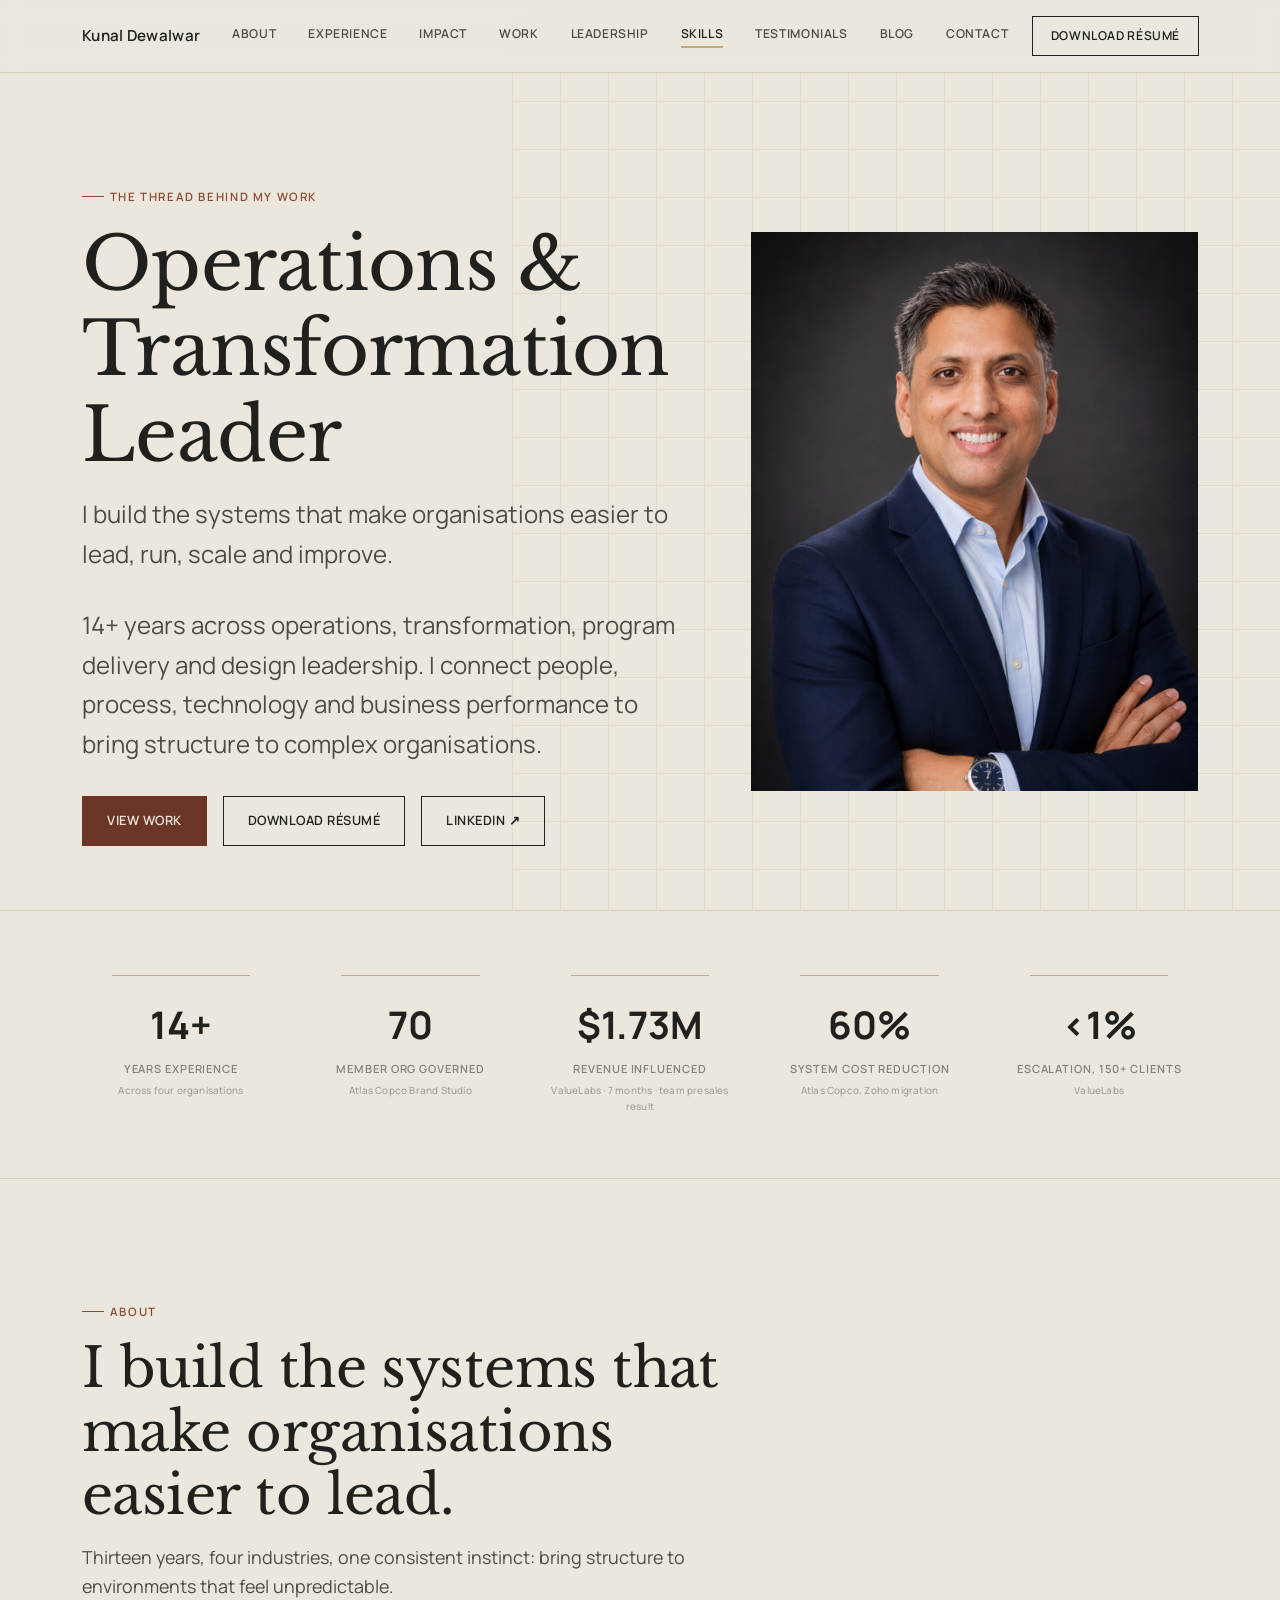
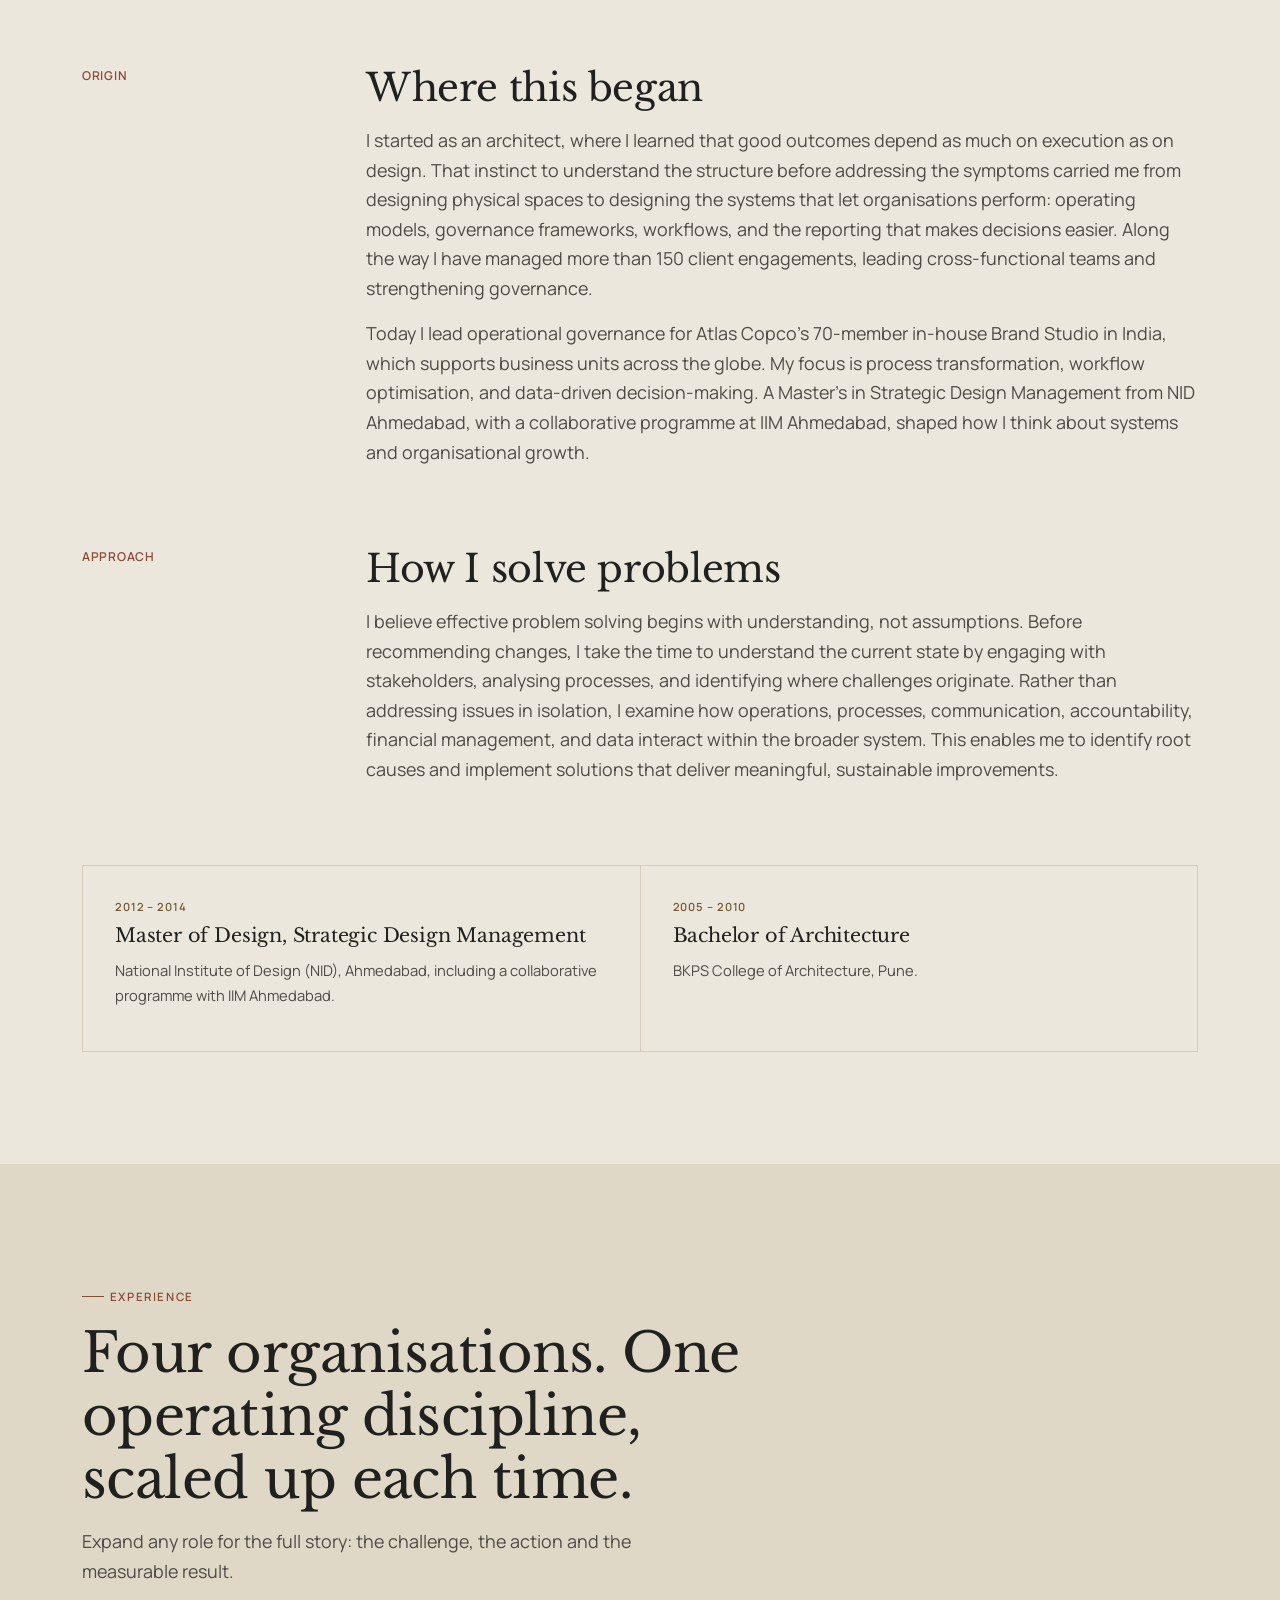
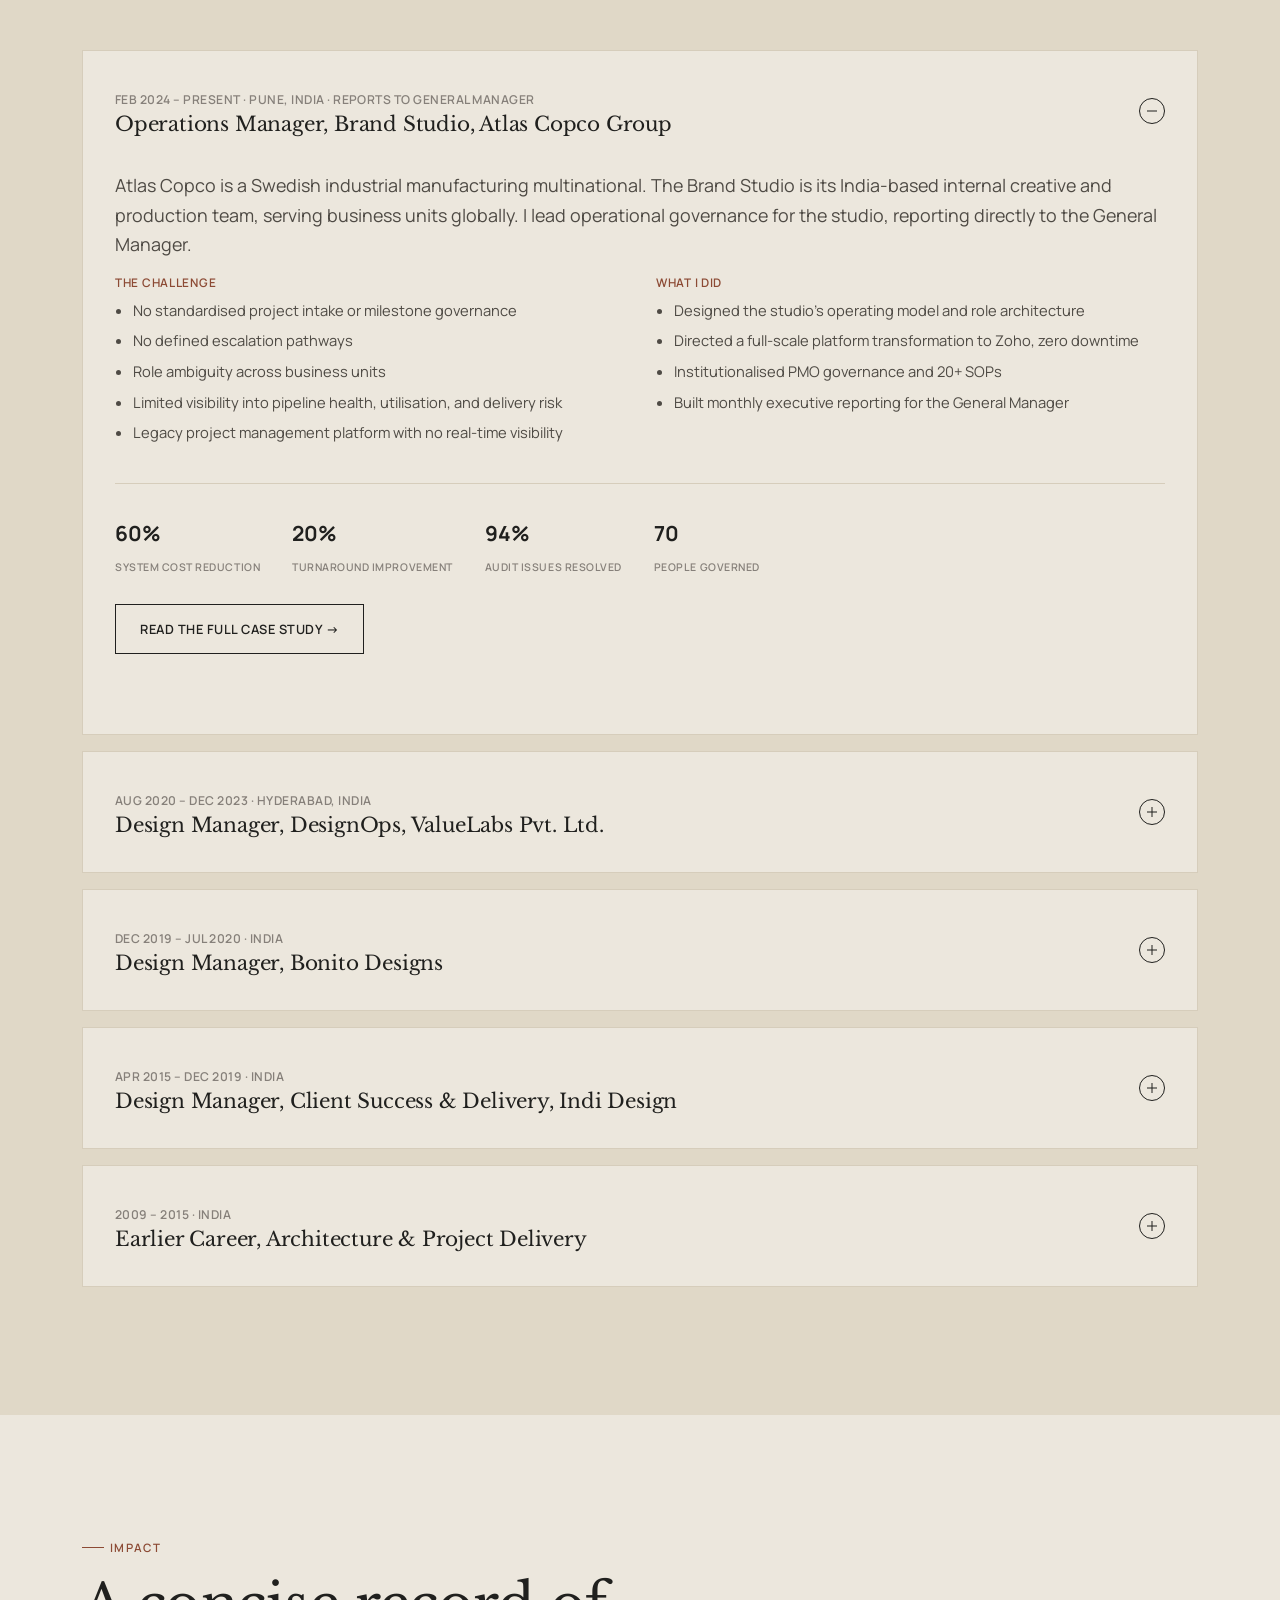
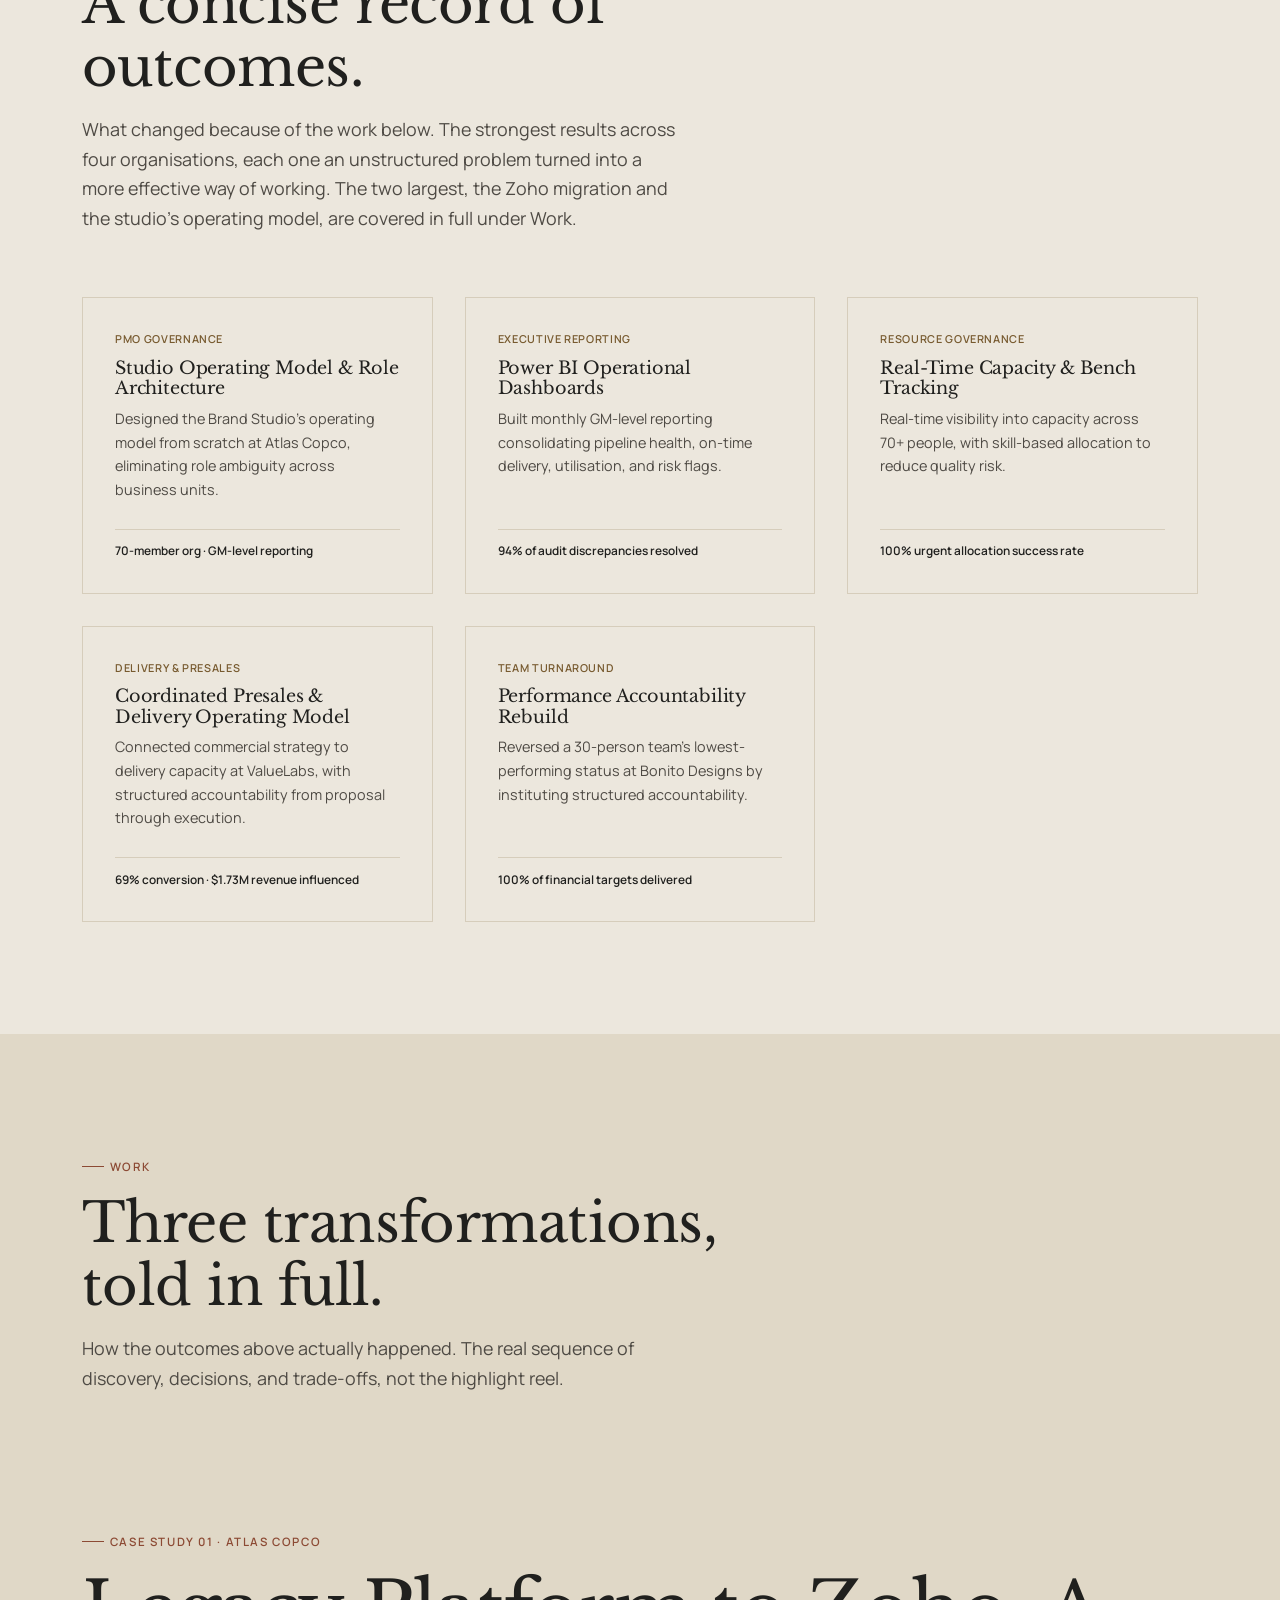
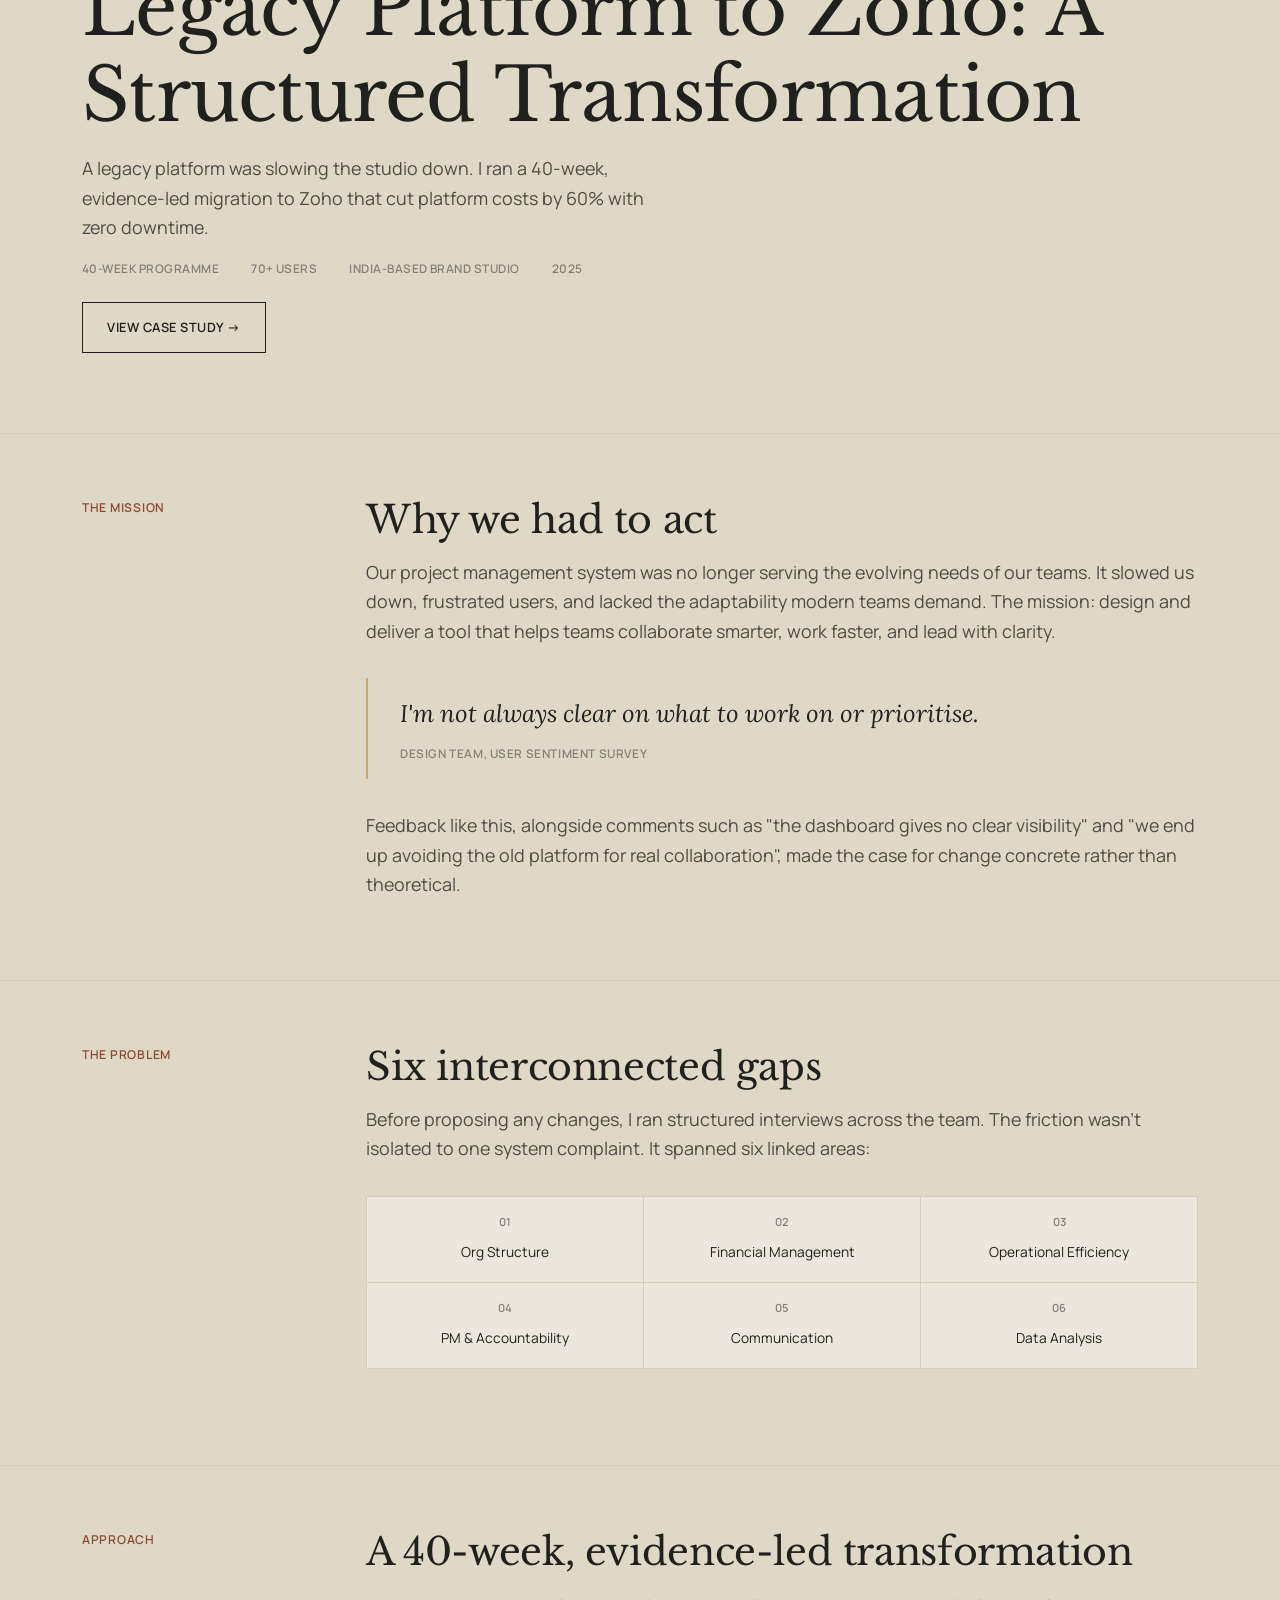
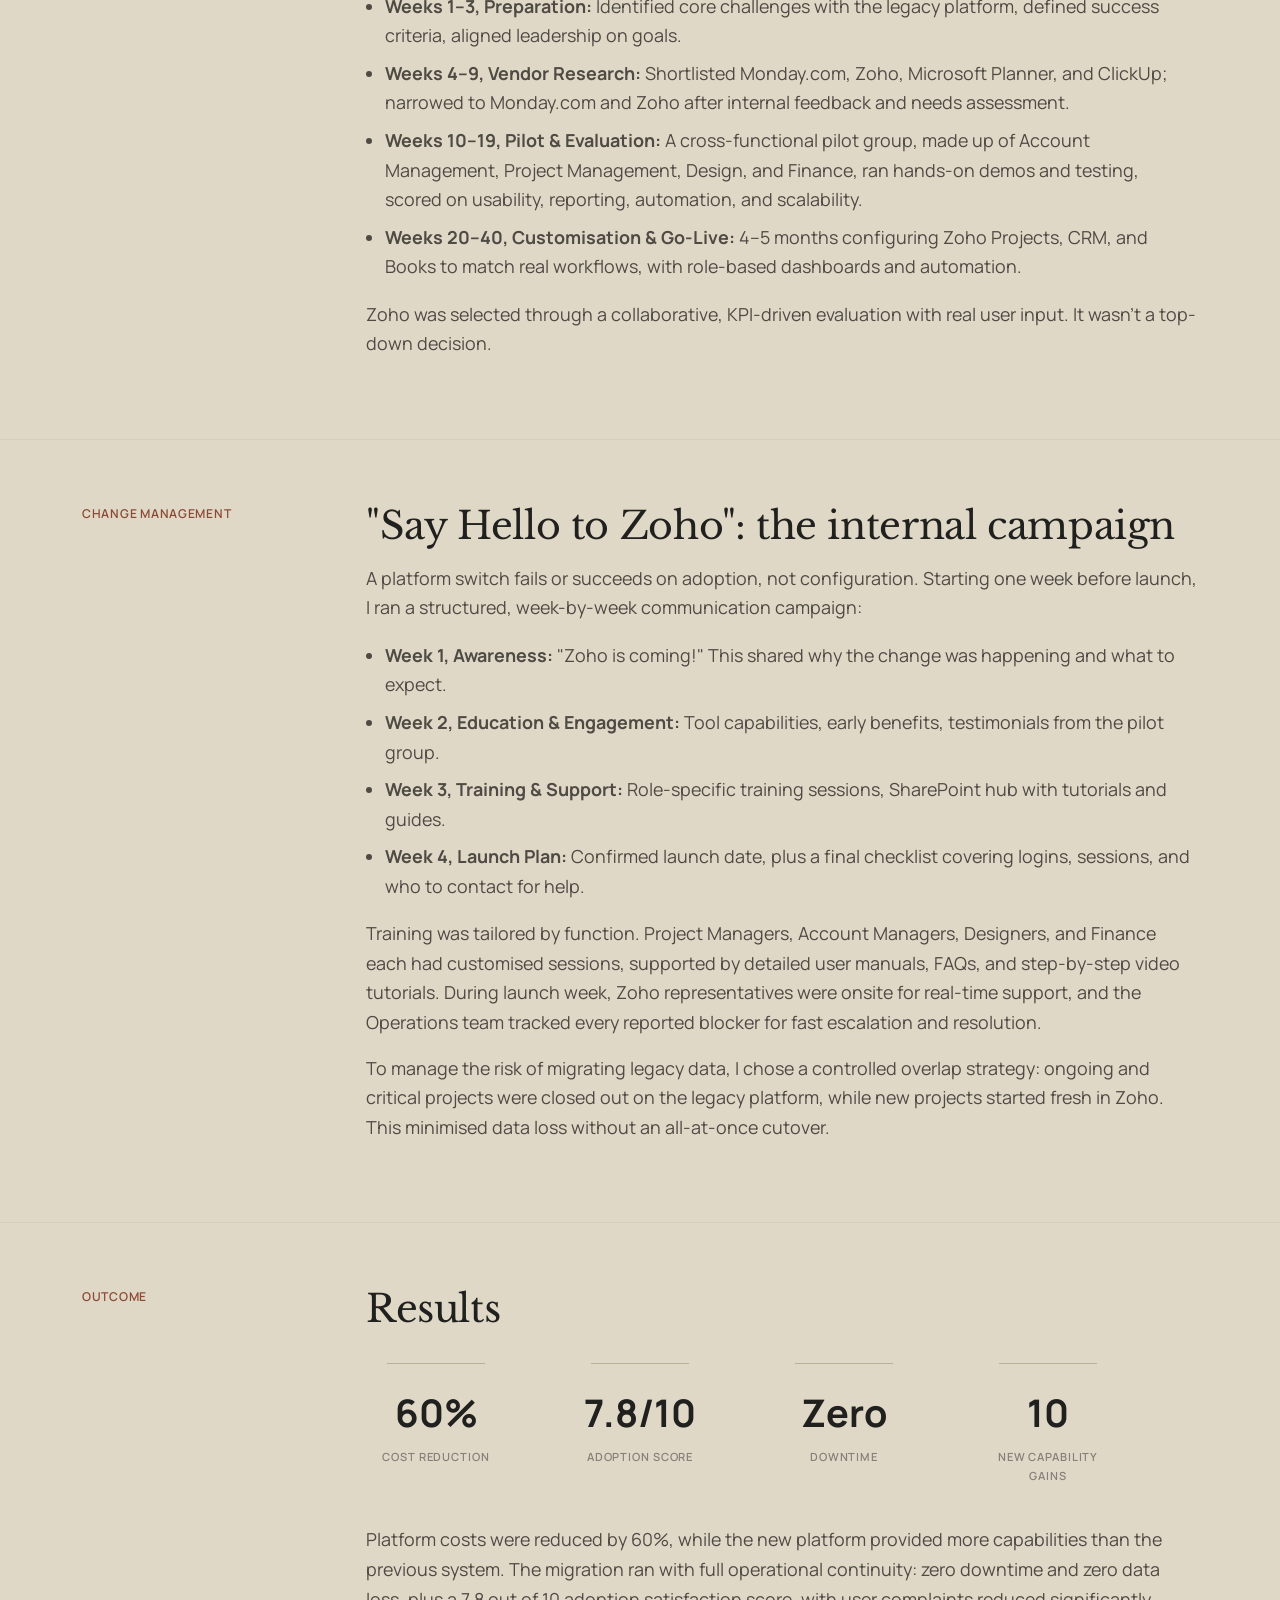
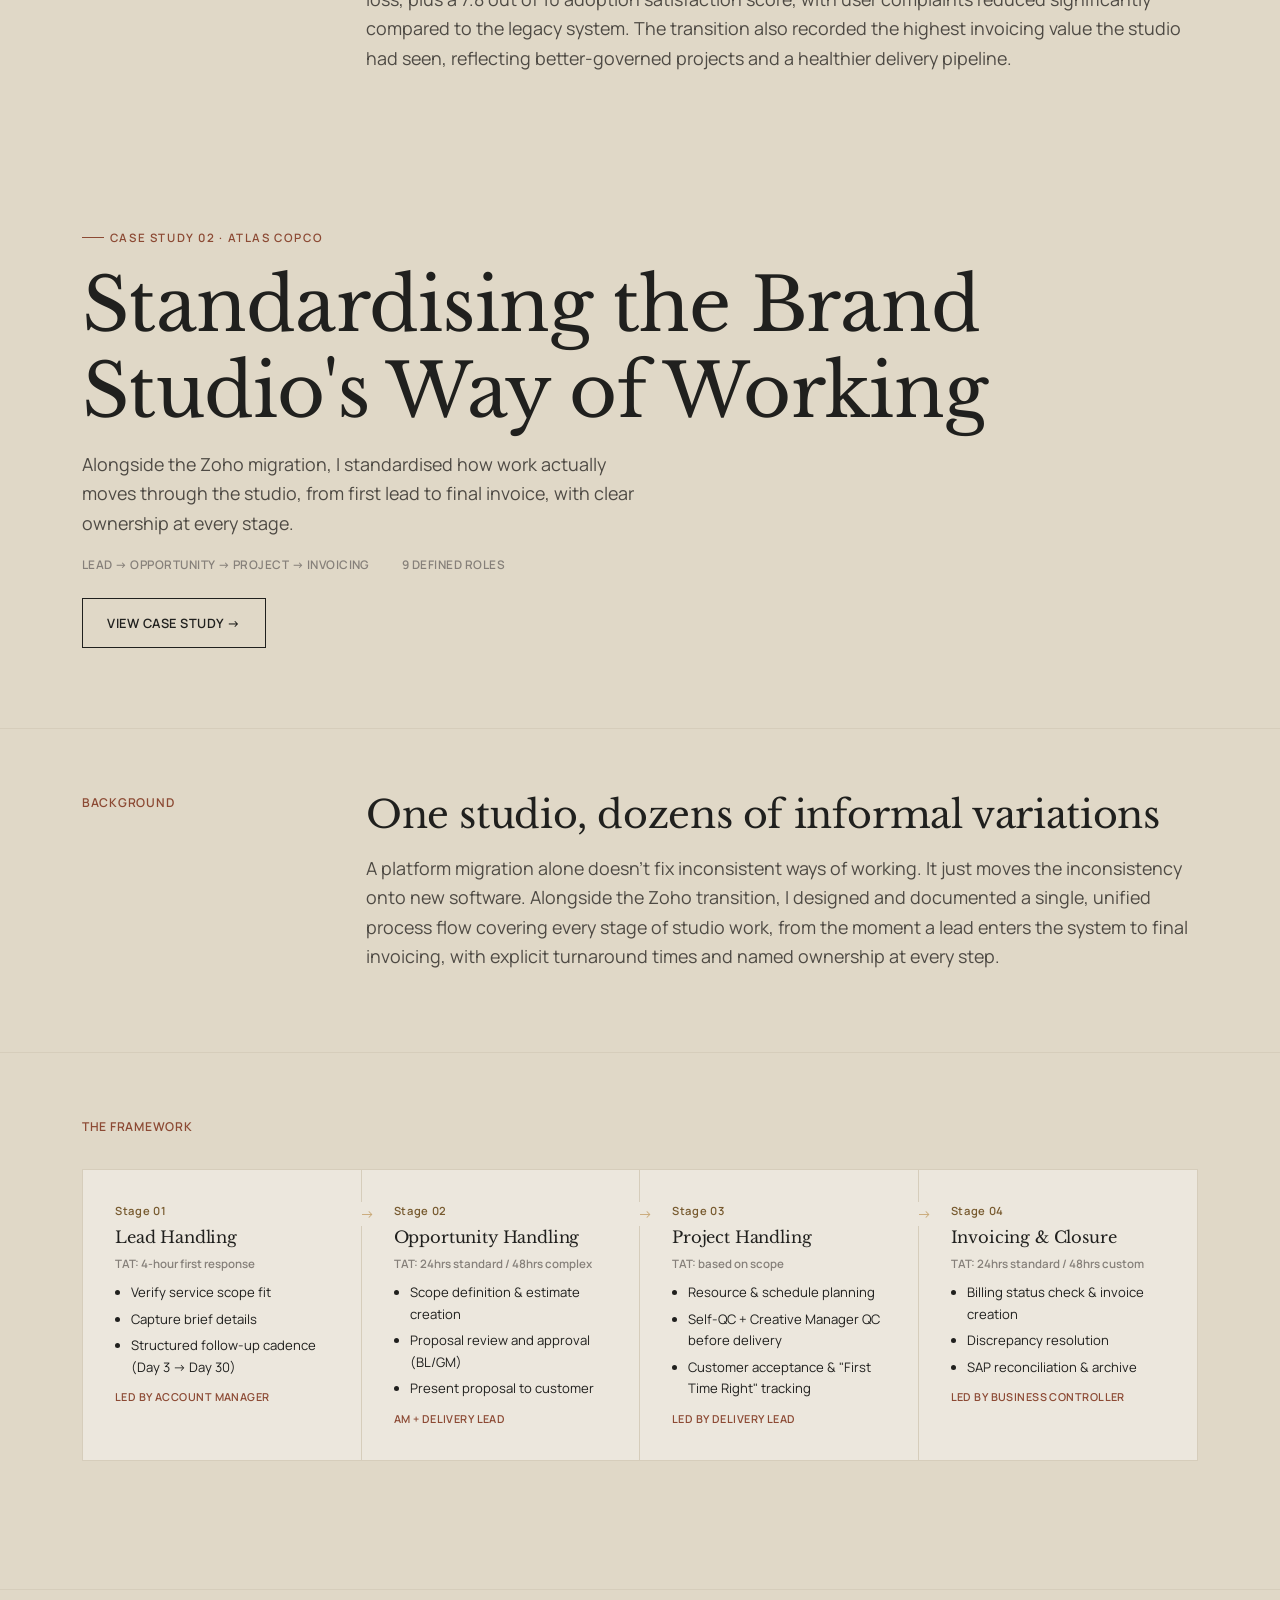
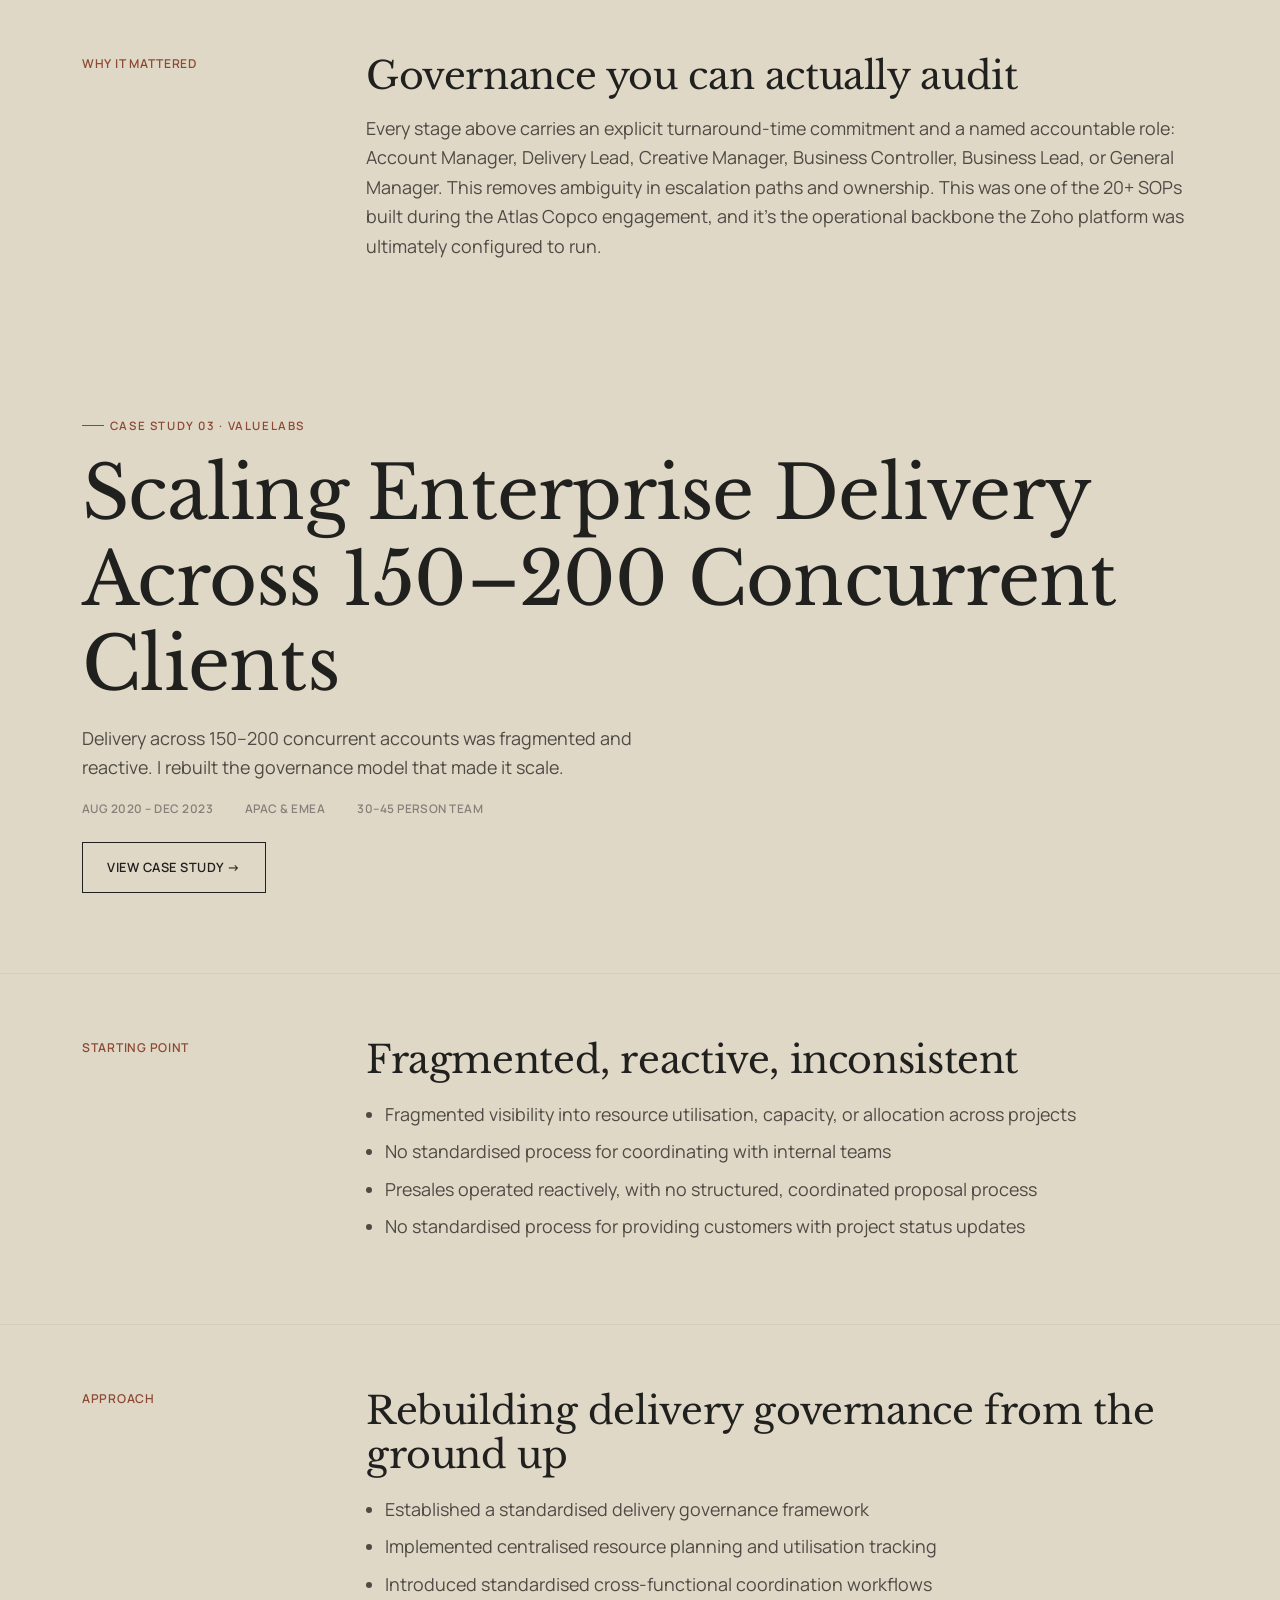
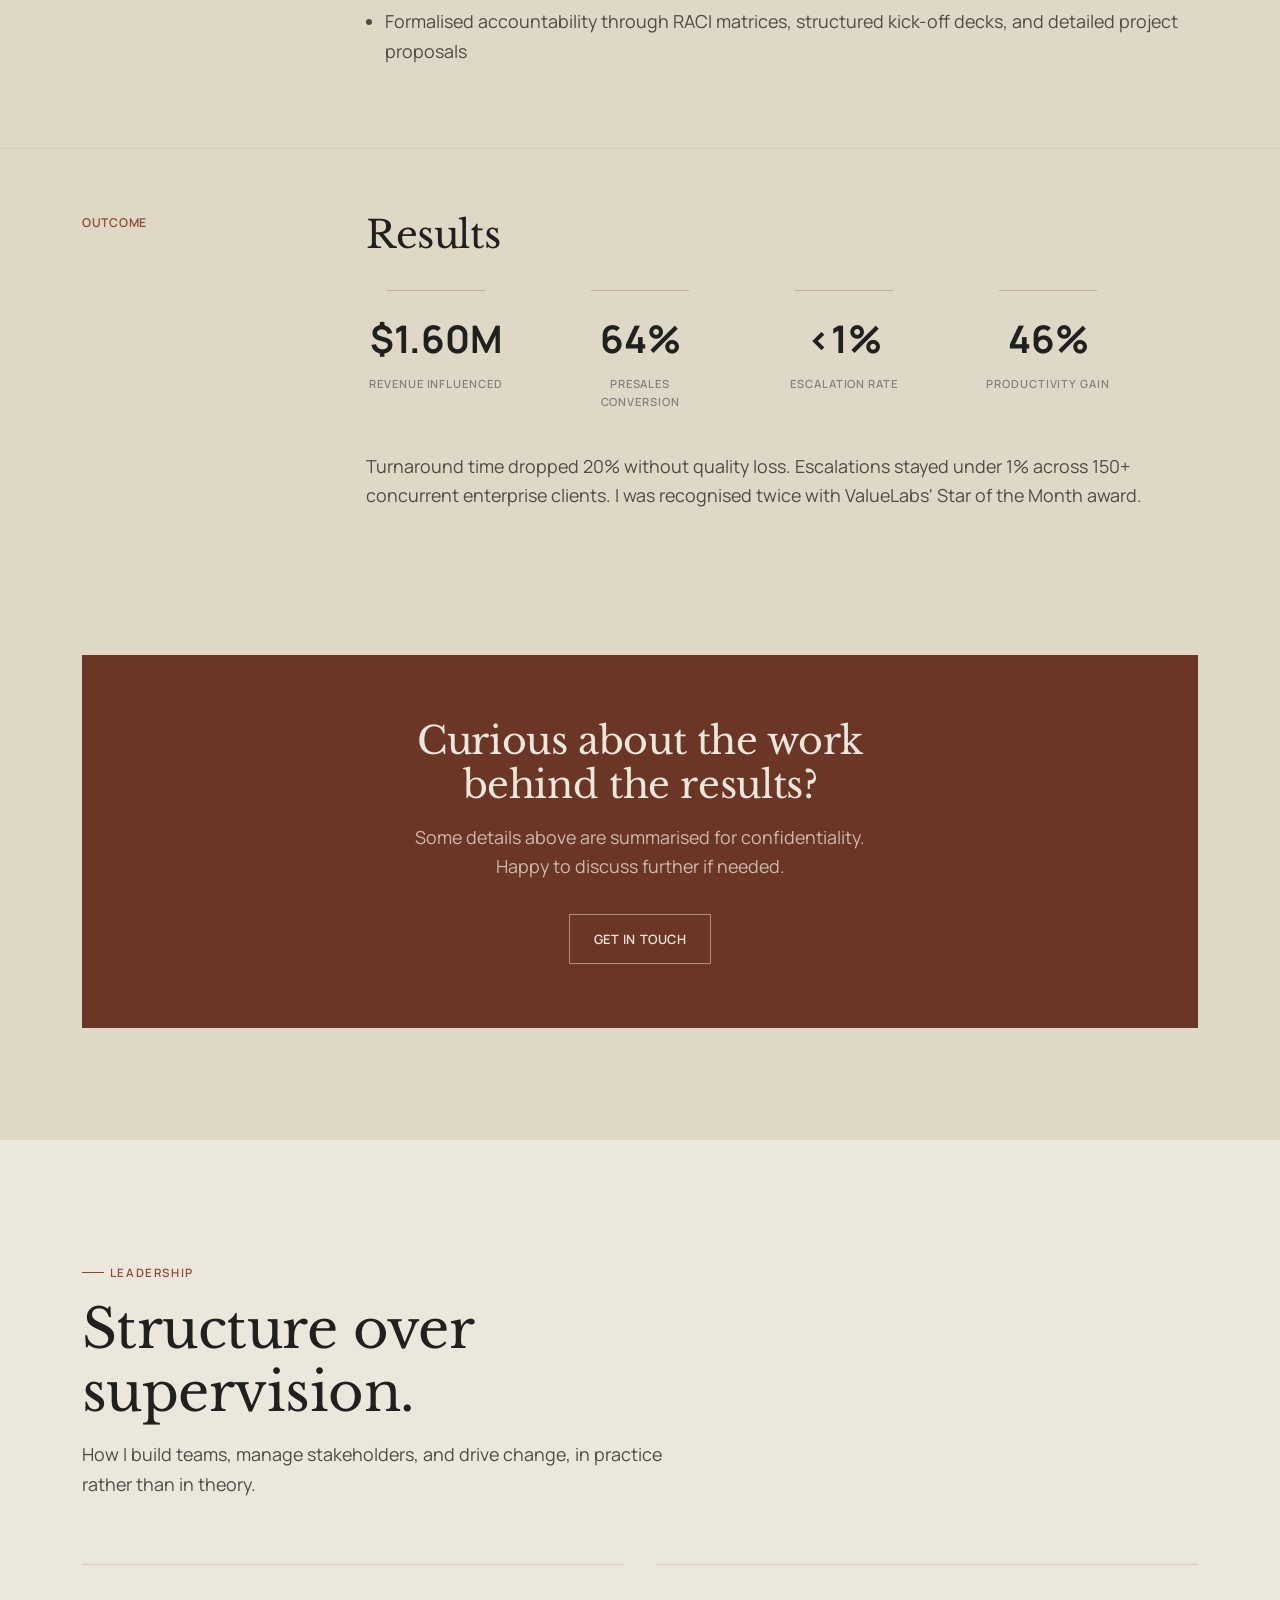
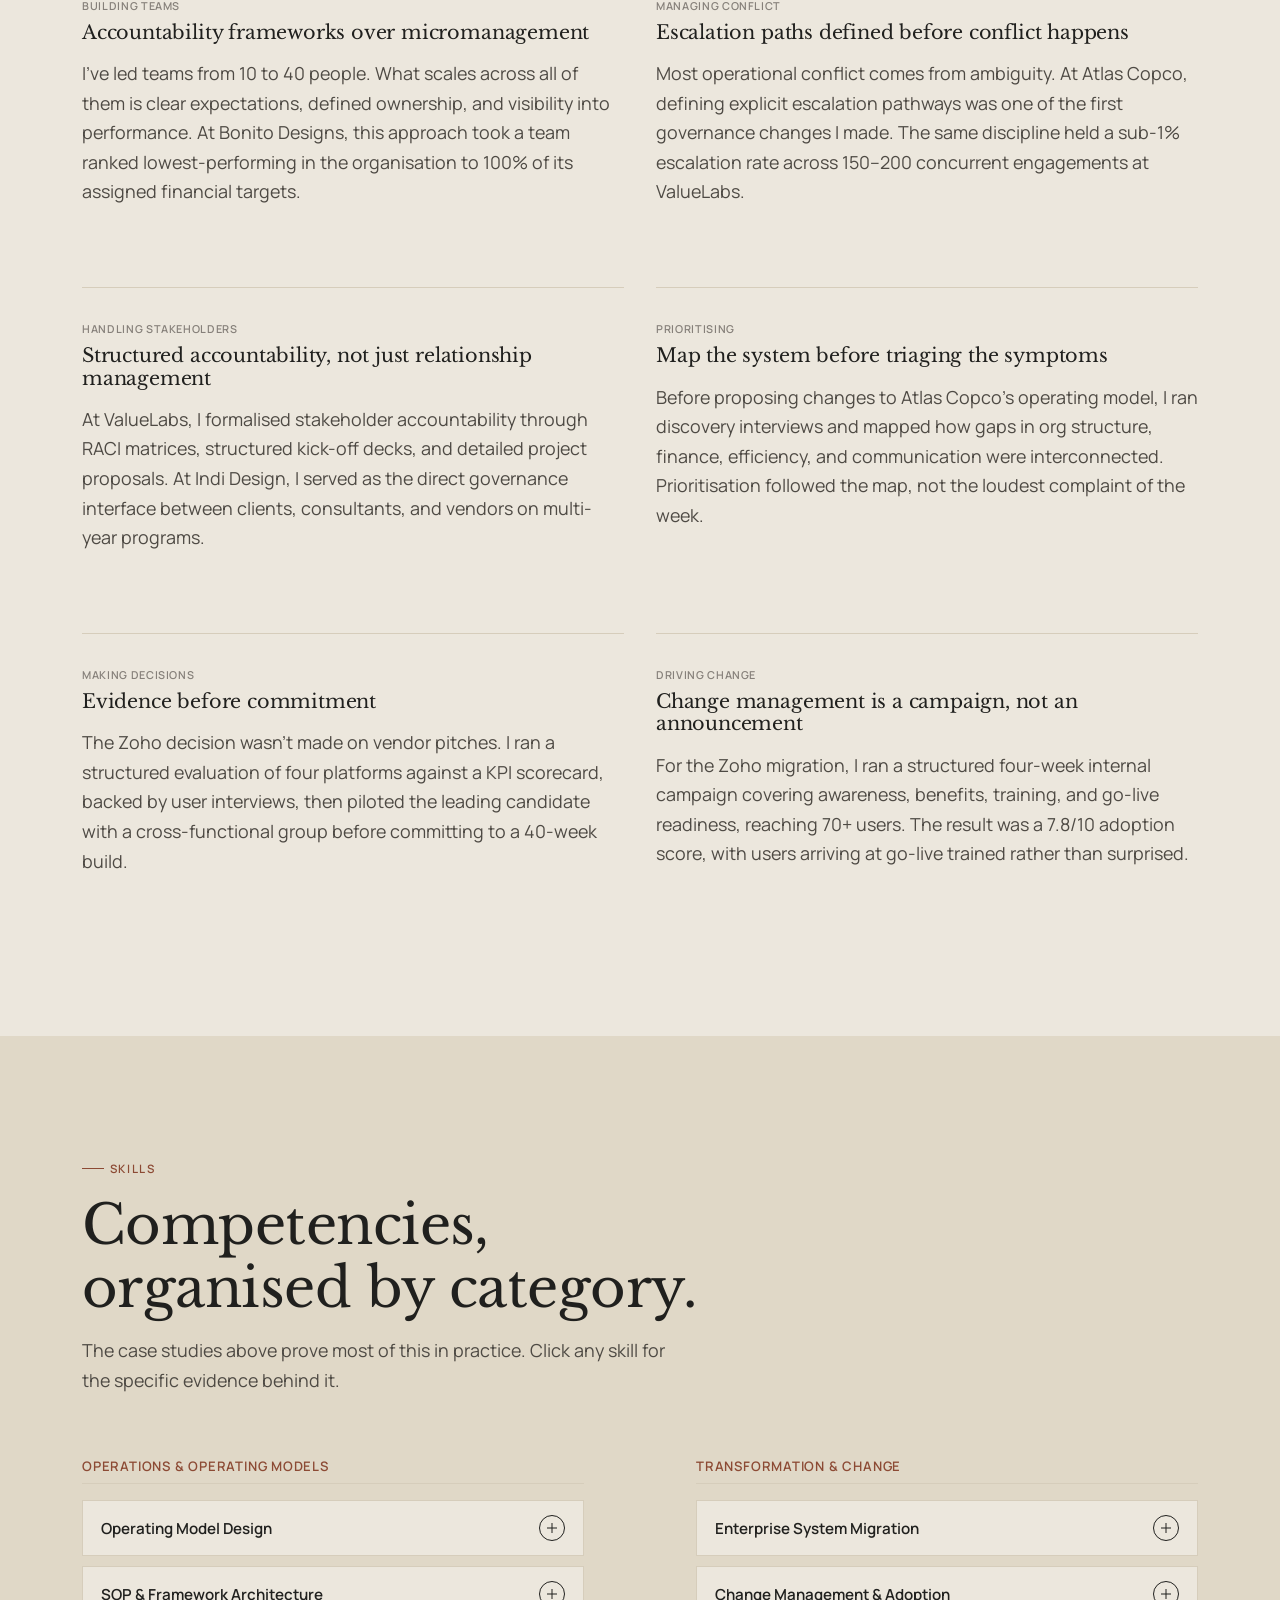
<file: index.html>
<!DOCTYPE html>
<html lang="en">
<head>
<meta charset="UTF-8">
<meta name="viewport" content="width=device-width, initial-scale=1.0">
<title>Kunal Dewalwar, Operations & Transformation Leader | PMO, Program Delivery, Governance</title>
<meta name="description" content="Kunal Dewalwar is an Operations & Transformation Leader with 14+ years building PMO governance, program and delivery systems, and operating models, including inside design, creative and studio environments. Based in Pune, India. Open to global remote roles.">
<meta name="keywords" content="Kunal Dewalwar, Operations and Transformation Leader, PMO Governance, Program Management, Project Delivery, Presales Leadership, Business Transformation, Operating Model Design, Business Operations, Operations Manager India, Remote Operations Leader, Zoho Implementation, Delivery Governance">
<meta property="og:title" content="Kunal Dewalwar, Operations & Transformation Leader">
<meta property="og:description" content="14+ years across program delivery, presales, team leadership, and business transformation.">
<meta property="og:type" content="website">
<meta property="og:url" content="https://kunaldewalwar.in/">
<link rel="canonical" href="https://kunaldewalwar.in/">

<link rel="preconnect" href="https://fonts.googleapis.com">
<link rel="preconnect" href="https://fonts.gstatic.com" crossorigin>
<link href="https://fonts.googleapis.com/css2?family=Libre+Baskerville:ital,wght@0,400;0,700;1,400&family=Lora:ital,wght@1,400;1,500&family=Manrope:wght@400;500;600;700;800&display=swap" rel="stylesheet">
<link rel="stylesheet" href="style.css?v=3">

<!-- Google Analytics (GA4) -->
<script async src="https://www.googletagmanager.com/gtag/js?id=G-5FJBK6BG4V"></script>
<script>
  window.dataLayer = window.dataLayer || [];
  function gtag(){dataLayer.push(arguments);}
  gtag('js', new Date());
  gtag('config', 'G-5FJBK6BG4V');
</script>

<!-- Structured Data: Person schema for search engines -->
<script type="application/ld+json">
{
  "@context": "https://schema.org",
  "@type": "Person",
  "name": "Kunal Dewalwar",
  "url": "https://kunaldewalwar.in/",
  "image": "https://kunaldewalwar.in/assets/images/headshot.png",
  "jobTitle": "Operations & Transformation Leader",
  "worksFor": {
    "@type": "Organization",
    "name": "Atlas Copco Group"
  },
  "alumniOf": [
    {
      "@type": "CollegeOrUniversity",
      "name": "National Institute of Design, Ahmedabad"
    },
    {
      "@type": "CollegeOrUniversity",
      "name": "BKPS College of Architecture, Pune"
    }
  ],
  "address": {
    "@type": "PostalAddress",
    "addressLocality": "Pune",
    "addressCountry": "IN"
  },
  "email": "mailto:dewalwarkunal@gmail.com",
  "sameAs": [
    "https://linkedin.com/in/dewalwarkunal"
  ],
  "knowsAbout": [
    "Business Operations",
    "Operating Model Design",
    "PMO Governance",
    "Program Management",
    "Project Delivery",
    "Presales Leadership",
    "Business Transformation",
    "Change Management",
    "Delivery Governance",
    "Team Leadership",
    "Zoho Implementation"
  ]
}
</script>
</head>
<body>

<header class="site-header">
  <div class="header-inner">
    <a href="#home" class="logo-mark" aria-label="Kunal Dewalwar, Home">
    Kunal Dewalwar
    </a>
    <nav class="main-nav" aria-label="Primary">
      <a href="#about">About</a>
      <a href="#experience">Experience</a>
      <a href="#Impact">Impact</a>
      <a href="#case-studies">Work</a>
      <a href="#leadership">Leadership</a>
      <a href="#skills">Skills</a>
      <a href="#testimonials">Testimonials</a>
      <a href="blog/index.html">Blog</a>
      <a href="#contact">Contact</a>
    </nav>
    <a href="assets/documents/Kunal_Dewalwar_Resume_26.pdf" class="header-cta" target="_blank" rel="noopener noreferrer">Download Résumé</a>
    <button class="nav-toggle" aria-label="Toggle navigation" aria-expanded="false"><span></span></button>
  </div>
</header>

<main>

  <!-- ============ HERO ============ -->
  <section class="hero" id="home">
    <div class="hero-bg-grid" aria-hidden="true"></div>
    <div class="container hero-inner">
      <div class="hero-copy">
        <span class="eyebrow">The Thread Behind My Work</span>
        <h1>Operations &amp; Transformation Leader</h1>
<p class="lede">
  I build the systems that make organisations easier to lead, run, scale and improve.
</p>

<p class="lede">
  14+ years across operations, transformation, program delivery and design leadership. I connect people, process, technology and business performance to bring structure to complex organisations.
</p>
        <div class="hero-ctas">
          <a href="#case-studies" class="btn btn-primary">View Work</a>
          <a href="assets/documents/Kunal_Dewalwar_Resume_26.pdf" class="btn btn-secondary" target="_blank" rel="noopener noreferrer">Download Résumé</a>
          <a href="https://linkedin.com/in/dewalwarkunal" class="btn btn-secondary" target="_blank" rel="noopener noreferrer">LinkedIn ↗</a>
        </div>
      </div>
      <div class="hero-portrait">
        <span class="frame-corner tl" aria-hidden="true"></span>
        <img src="assets/images/headshot.png" alt="Kunal Dewalwar, Operations and Transformation Leader based in Pune, India">
        <span class="frame-corner br" aria-hidden="true"></span>
      </div>
    </div>
  </section>

  <!-- ============ METRICS STRIP ============ -->
  <section class="metrics-strip reveal">
    <div class="container">
      <div class="metric"><span class="metric-value">14+</span><span class="metric-label">Years Experience</span><span class="metric-context">Across four organisations</span></div>
      <div class="metric"><span class="metric-value">70</span><span class="metric-label">Member Org Governed</span><span class="metric-context">Atlas Copco Brand Studio</span></div>
      <div class="metric"><span class="metric-value">$1.73M</span><span class="metric-label">Revenue Influenced</span><span class="metric-context">ValueLabs · 7 months · team presales result</span></div>
      <div class="metric"><span class="metric-value">60%</span><span class="metric-label">System Cost Reduction</span><span class="metric-context">Atlas Copco, Zoho migration</span></div>
      <div class="metric"><span class="metric-value">&lt;1%</span><span class="metric-label">Escalation, 150+ Clients</span><span class="metric-context">ValueLabs</span></div>
    </div>
  </section>

  <!-- ============ ABOUT ============ -->
  <section class="section" id="about">
    <div class="container">
      <div class="section-head reveal">
        <span class="eyebrow">About</span>
        <h2>I build the systems that make organisations easier to lead.</h2>
        <p>Thirteen years, four industries, one consistent instinct: bring structure to environments that feel unpredictable.</p>
      </div>

      <div class="case-section-grid reveal" style="margin-bottom: var(--space-lg);">
        <span class="case-section-label">Origin</span>
        <div class="case-section-body">
          <h3>Where this began</h3>
          <p>I started as an architect, where I learned that good outcomes depend as much on execution as on design. That instinct to understand the structure before addressing the symptoms carried me from designing physical spaces to designing the systems that let organisations perform: operating models, governance frameworks, workflows, and the reporting that makes decisions easier. Along the way I have managed more than 150 client engagements, leading cross-functional teams and strengthening governance.</p>
          <p>Today I lead operational governance for Atlas Copco's 70-member in-house Brand Studio in India, which supports business units across the globe. My focus is process transformation, workflow optimisation, and data-driven decision-making. A Master's in Strategic Design Management from NID Ahmedabad, with a collaborative programme at IIM Ahmedabad, shaped how I think about systems and organisational growth.</p>
        </div>
      </div>

      <div class="case-section-grid reveal">
        <span class="case-section-label">Approach</span>
        <div class="case-section-body">
          <h3>How I solve problems</h3>
          <p>I believe effective problem solving begins with understanding, not assumptions. Before recommending changes, I take the time to understand the current state by engaging with stakeholders, analysing processes, and identifying where challenges originate. Rather than addressing issues in isolation, I examine how operations, processes, communication, accountability, financial management, and data interact within the broader system. This enables me to identify root causes and implement solutions that deliver meaningful, sustainable improvements.</p>
        </div>
      </div>

      <div class="pillars-grid reveal" style="grid-template-columns: repeat(2, 1fr); margin-top: var(--space-lg);">
        <div class="pillar">
          <span class="pillar-tag">2012 – 2014</span>
          <h3>Master of Design, Strategic Design Management</h3>
          <p>National Institute of Design (NID), Ahmedabad, including a collaborative programme with IIM Ahmedabad.</p>
        </div>
        <div class="pillar">
          <span class="pillar-tag">2005 – 2010</span>
          <h3>Bachelor of Architecture</h3>
          <p>BKPS College of Architecture, Pune.</p>
        </div>
      </div>
    </div>
  </section>

  <!-- ============ EXPERIENCE ============ -->
  <section class="section section-alt" id="experience">
    <div class="container">
      <div class="section-head reveal">
        <span class="eyebrow">Experience</span>
        <h2>Four organisations. One operating discipline, scaled up each time.</h2>
        <p>Expand any role for the full story: the challenge, the action and the measurable result.</p>
      </div>

      <details class="role-block reveal" open>
        <summary>
          <div class="role-summary-text">
            <span class="role-meta">Feb 2024 – Present · Pune, India · Reports to General Manager</span>
            <h3>Operations Manager, Brand Studio, Atlas Copco Group</h3>
          </div>
          <span class="role-toggle-icon" aria-hidden="true"></span>
        </summary>
        <div class="role-body">
          <p>Atlas Copco is a Swedish industrial manufacturing multinational. The Brand Studio is its India-based internal creative and production team, serving business units globally. I lead operational governance for the studio, reporting directly to the General Manager.</p>
          <div class="role-grid">
            <div>
              <h4>The Challenge</h4>
              <ul>
                <li>No standardised project intake or milestone governance</li>
                <li>No defined escalation pathways</li>
                <li>Role ambiguity across business units</li>
                <li>Limited visibility into pipeline health, utilisation, and delivery risk</li>
                <li>Legacy project management platform with no real-time visibility</li>
              </ul>
            </div>
            <div>
              <h4>What I Did</h4>
              <ul>
                <li>Designed the studio's operating model and role architecture</li>
                <li>Directed a full-scale platform transformation to Zoho, zero downtime</li>
                <li>Institutionalised PMO governance and 20+ SOPs</li>
                <li>Built monthly executive reporting for the General Manager</li>
              </ul>
            </div>
          </div>
          <div class="role-stats">
            <div><span class="val">60%</span><span class="lbl">System Cost Reduction</span></div>
            <div><span class="val">20%</span><span class="lbl">Turnaround Improvement</span></div>
            <div><span class="val">94%</span><span class="lbl">Audit Issues Resolved</span></div>
            <div><span class="val">70</span><span class="lbl">People Governed</span></div>
          </div>
          <p style="margin-top: 1.5rem;"><a href="#atlas-copco-migration" class="btn btn-secondary">Read the full case study →</a></p>
        </div>
      </details>

      <details class="role-block reveal">
        <summary>
          <div class="role-summary-text">
            <span class="role-meta">Aug 2020 – Dec 2023 · Hyderabad, India</span>
            <h3>Design Manager, DesignOps, ValueLabs Pvt. Ltd.</h3>
          </div>
          <span class="role-toggle-icon" aria-hidden="true"></span>
        </summary>
        <div class="role-body">
          <p>ValueLabs is an IT services and digital transformation company. I owned delivery governance for its UX and Digital Experience practice, spanning enterprise clients across APAC and EMEA.</p>
          <div class="role-grid">
            <div>
              <h4>The Challenge</h4>
              <ul>
                <li>Fragmented delivery across 8–10 simultaneous engagements</li>
                <li>Inconsistent quality, no standardised governance</li>
                <li>No structured presales model</li>
                <li>Performance gaps across a 30–40 person team</li>
              </ul>
            </div>
            <div>
              <h4>What I Did</h4>
              <ul>
                <li>Restructured team operations with standardised delivery governance</li>
                <li>Built a coordinated presales operating model</li>
                <li>Redesigned delivery workflows, cutting turnaround time</li>
                <li>Directed resource planning across 150–200 concurrent accounts</li>
              </ul>
            </div>
          </div>
          <div class="role-stats">
            <div><span class="val">$1.73M</span><span class="lbl">Revenue Influenced</span></div>
            <div><span class="val">69%</span><span class="lbl">Presales Conversion</span></div>
            <div><span class="val">&lt;1%</span><span class="lbl">Escalation, 150+ Clients</span></div>
            <div><span class="val">50%</span><span class="lbl">Productivity Improvement</span></div>
          </div>
          <p style="margin-top: 1.5rem;"><a href="#valuelabs-scale" class="btn btn-secondary">Read the full case study →</a></p>
        </div>
      </details>

      <details class="role-block reveal">
        <summary>
          <div class="role-summary-text">
            <span class="role-meta">Dec 2019 – Jul 2020 · India</span>
            <h3>Design Manager, Bonito Designs</h3>
          </div>
          <span class="role-toggle-icon" aria-hidden="true"></span>
        </summary>
        <div class="role-body">
          <p>Bonito Designs is a residential interior design company. I took over operations for a 30-plus person multidisciplinary team that was, at the time, the organisation's lowest-performing unit.</p>
          <div class="role-grid">
            <div>
              <h4>The Challenge</h4>
              <ul>
                <li>Team ranked lowest-performing in the organisation</li>
                <li>No consistent quality assurance process</li>
                <li>Delivery timelines inconsistently met</li>
              </ul>
            </div>
            <div>
              <h4>What I Did</h4>
              <ul>
                <li>Instituted performance accountability frameworks from the ground up</li>
                <li>Owned delivery governance, design reviews, and quality assurance directly</li>
                <li>Rebuilt operational discipline across resourcing and execution</li>
              </ul>
            </div>
          </div>
          <div class="role-stats">
            <div><span class="val">100%</span><span class="lbl">Business &amp; Financial Targets Met</span></div>
            <div><span class="val">30+</span><span class="lbl">Person Team Led</span></div>
          </div>
        </div>
      </details>

      <details class="role-block reveal">
        <summary>
          <div class="role-summary-text">
            <span class="role-meta">Apr 2015 – Dec 2019 · India</span>
            <h3>Design Manager, Client Success &amp; Delivery, Indi Design</h3>
          </div>
          <span class="role-toggle-icon" aria-hidden="true"></span>
        </summary>
        <div class="role-body">
          <p>Led a 10–15 person team across architecture, wayfinding, and experiential design engagements, including the Ras Al Hamra wayfinding initiative in Muscat. This included full-cycle delivery governance and serving as the primary interface between clients, consultants, and vendors on multi-year programs.</p>
        </div>
      </details>

      <details class="role-block reveal">
        <summary>
          <div class="role-summary-text">
            <span class="role-meta">2009 – 2015 · India</span>
            <h3>Earlier Career, Architecture &amp; Project Delivery</h3>
          </div>
          <span class="role-toggle-icon" aria-hidden="true"></span>
        </summary>
        <div class="role-body">
          <p>A&amp;S Designs · Thakur Associates · Chawgule &amp; Sant Associates. Progressed from Trainee Architect to project delivery roles across civil, institutional, and commercial engagements. This built the planning, coordination, and stakeholder-management discipline that underpins my current operations leadership.</p>
        </div>
      </details>
    </div>
  </section>

  <!-- ============ Impact ============ -->
  <section class="section" id="Impact">
    <div class="container">
      <div class="section-head reveal">
        <span class="eyebrow">Impact</span>
        <h2>A concise record of outcomes.</h2>
        <p>What changed because of the work below. The strongest results across four organisations, each one an unstructured problem turned into a more effective way of working. The two largest, the Zoho migration and the studio's operating model, are covered in full under Work.</p>
      </div>
      <div class="initiative-grid">
        <div class="initiative-card reveal">
          <span class="initiative-tag">PMO Governance</span>
          <h3>Studio Operating Model &amp; Role Architecture</h3>
          <p>Designed the Brand Studio's operating model from scratch at Atlas Copco, eliminating role ambiguity across business units.</p>
          <div class="initiative-meta">70-member org · GM-level reporting</div>
        </div>
        <div class="initiative-card reveal">
          <span class="initiative-tag">Executive Reporting</span>
          <h3>Power BI Operational Dashboards</h3>
          <p>Built monthly GM-level reporting consolidating pipeline health, on-time delivery, utilisation, and risk flags.</p>
          <div class="initiative-meta">94% of audit discrepancies resolved</div>
        </div>
        <div class="initiative-card reveal">
          <span class="initiative-tag">Resource Governance</span>
          <h3>Real-Time Capacity &amp; Bench Tracking</h3>
          <p>Real-time visibility into capacity across 70+ people, with skill-based allocation to reduce quality risk.</p>
          <div class="initiative-meta">100% urgent allocation success rate</div>
        </div>
        <div class="initiative-card reveal">
          <span class="initiative-tag">Delivery &amp; Presales</span>
          <h3>Coordinated Presales &amp; Delivery Operating Model</h3>
          <p>Connected commercial strategy to delivery capacity at ValueLabs, with structured accountability from proposal through execution.</p>
          <div class="initiative-meta">69% conversion · $1.73M revenue influenced</div>
        </div>
        <div class="initiative-card reveal">
          <span class="initiative-tag">Team Turnaround</span>
          <h3>Performance Accountability Rebuild</h3>
          <p>Reversed a 30-person team's lowest-performing status at Bonito Designs by instituting structured accountability.</p>
          <div class="initiative-meta">100% of financial targets delivered</div>
        </div>
      </div>
    </div>
  </section>

  <!-- ============ Work ============ -->
  <section class="section section-alt" id="case-studies">
    <div class="container">
      <div class="section-head reveal">
        <span class="eyebrow">Work</span>
        <h2>Three transformations, told in full.</h2>
        <p>How the outcomes above actually happened. The real sequence of discovery, decisions, and trade-offs, not the highlight reel.</p>
      </div>
    </div>

    <!-- ===== CASE STUDY 01: ATLAS COPCO ZOHO MIGRATION ===== -->
    <article id="atlas-copco-migration">
      <div class="case-hero">
        <div class="container reveal">
          <span class="eyebrow">Case Study 01 · Atlas Copco</span>
          <h3 style="font-size: var(--step-4); max-width: 22ch;">Legacy Platform to Zoho: A Structured Transformation</h3>
          <p style="margin-top: 0.75rem; max-width: 52ch; color: var(--ink-soft);">A legacy platform was slowing the studio down. I ran a 40-week, evidence-led migration to Zoho that cut platform costs by 60% with zero downtime.</p>
          <div class="case-hero-meta">
            <span>40-Week Programme</span>
            <span>70+ Users</span>
            <span>India-Based Brand Studio</span>
            <span>2025</span>
          </div>
          <p style="margin-top: 1.5rem;">
            <a href="assets/documents/case-studies/Legacy Platform_to_Zoho_Case_Study.pdf" class="btn btn-secondary" target="_blank" rel="noopener noreferrer">View Case Study →</a>
          </p>
        </div>
      </div>

      <div class="case-section">
        <div class="container case-section-grid reveal">
          <span class="case-section-label">The Mission</span>
          <div class="case-section-body">
            <h3>Why we had to act</h3>
            <p>Our project management system was no longer serving the evolving needs of our teams. It slowed us down, frustrated users, and lacked the adaptability modern teams demand. The mission: design and deliver a tool that helps teams collaborate smarter, work faster, and lead with clarity.</p>
            <div class="quote-block">
              <p>I'm not always clear on what to work on or prioritise.</p>
              <cite>Design Team, User Sentiment Survey</cite>
            </div>
            <p>Feedback like this, alongside comments such as "the dashboard gives no clear visibility" and "we end up avoiding the old platform for real collaboration", made the case for change concrete rather than theoretical.</p>
          </div>
        </div>
      </div>

      <div class="case-section">
        <div class="container case-section-grid reveal">
          <span class="case-section-label">The Problem</span>
          <div class="case-section-body">
            <h3>Six interconnected gaps</h3>
            <p>Before proposing any changes, I ran structured interviews across the team. The friction wasn't isolated to one system complaint. It spanned six linked areas:</p>
            <div class="gap-diagram">
              <div class="gap-node"><span class="n">01</span><span class="t">Org Structure</span></div>
              <div class="gap-node"><span class="n">02</span><span class="t">Financial Management</span></div>
              <div class="gap-node"><span class="n">03</span><span class="t">Operational Efficiency</span></div>
              <div class="gap-node"><span class="n">04</span><span class="t">PM &amp; Accountability</span></div>
              <div class="gap-node"><span class="n">05</span><span class="t">Communication</span></div>
              <div class="gap-node"><span class="n">06</span><span class="t">Data Analysis</span></div>
            </div>
          </div>
        </div>
      </div>

      <div class="case-section">
        <div class="container case-section-grid reveal">
          <span class="case-section-label">Approach</span>
          <div class="case-section-body">
            <h3>A 40-week, evidence-led transformation</h3>
            <ul>
              <li><strong>Weeks 1–3, Preparation:</strong> Identified core challenges with the legacy platform, defined success criteria, aligned leadership on goals.</li>
              <li><strong>Weeks 4–9, Vendor Research:</strong> Shortlisted Monday.com, Zoho, Microsoft Planner, and ClickUp; narrowed to Monday.com and Zoho after internal feedback and needs assessment.</li>
              <li><strong>Weeks 10–19, Pilot &amp; Evaluation:</strong> A cross-functional pilot group, made up of Account Management, Project Management, Design, and Finance, ran hands-on demos and testing, scored on usability, reporting, automation, and scalability.</li>
              <li><strong>Weeks 20–40, Customisation &amp; Go-Live:</strong> 4–5 months configuring Zoho Projects, CRM, and Books to match real workflows, with role-based dashboards and automation.</li>
            </ul>
            <p>Zoho was selected through a collaborative, KPI-driven evaluation with real user input. It wasn't a top-down decision.</p>
          </div>
        </div>
      </div>

      <div class="case-section">
        <div class="container case-section-grid reveal">
          <span class="case-section-label">Change Management</span>
          <div class="case-section-body">
            <h3>"Say Hello to Zoho": the internal campaign</h3>
            <p>A platform switch fails or succeeds on adoption, not configuration. Starting one week before launch, I ran a structured, week-by-week communication campaign:</p>
            <ul>
              <li><strong>Week 1, Awareness:</strong> "Zoho is coming!" This shared why the change was happening and what to expect.</li>
              <li><strong>Week 2, Education &amp; Engagement:</strong> Tool capabilities, early benefits, testimonials from the pilot group.</li>
              <li><strong>Week 3, Training &amp; Support:</strong> Role-specific training sessions, SharePoint hub with tutorials and guides.</li>
              <li><strong>Week 4, Launch Plan:</strong> Confirmed launch date, plus a final checklist covering logins, sessions, and who to contact for help.</li>
            </ul>
            <p>Training was tailored by function. Project Managers, Account Managers, Designers, and Finance each had customised sessions, supported by detailed user manuals, FAQs, and step-by-step video tutorials. During launch week, Zoho representatives were onsite for real-time support, and the Operations team tracked every reported blocker for fast escalation and resolution.</p>
            <p>To manage the risk of migrating legacy data, I chose a controlled overlap strategy: ongoing and critical projects were closed out on the legacy platform, while new projects started fresh in Zoho. This minimised data loss without an all-at-once cutover.</p>
          </div>
        </div>
      </div>

      <div class="case-section">
        <div class="container case-section-grid reveal">
          <span class="case-section-label">Outcome</span>
          <div class="case-section-body">
            <h3>Results</h3>
            <div class="result-strip">
              <div class="metric"><span class="metric-value">60%</span><span class="metric-label">Cost Reduction</span></div>
              <div class="metric"><span class="metric-value">7.8/10</span><span class="metric-label">Adoption Score</span></div>
              <div class="metric"><span class="metric-value">Zero</span><span class="metric-label">Downtime</span></div>
              <div class="metric"><span class="metric-value">10</span><span class="metric-label">New Capability Gains</span></div>
            </div>
            <p style="margin-top: 2.5rem;">Platform costs were reduced by 60%, while the new platform provided more capabilities than the previous system. The migration ran with full operational continuity: zero downtime and zero data loss, plus a 7.8 out of 10 adoption satisfaction score, with user complaints reduced significantly compared to the legacy system. The transition also recorded the highest invoicing value the studio had seen, reflecting better-governed projects and a healthier delivery pipeline.</p>
          </div>
        </div>
      </div>
    </article>

    <!-- ===== CASE STUDY 02: UNIFIED PROCESS FLOW ===== -->
    <article id="unified-process-flow">
      <div class="case-hero">
        <div class="container reveal">
          <span class="eyebrow">Case Study 02 · Atlas Copco</span>
          <h3 style="font-size: var(--step-4); max-width: 24ch;">Standardising the Brand Studio's Way of Working</h3>
          <p style="margin-top: 0.75rem; max-width: 52ch; color: var(--ink-soft);">Alongside the Zoho migration, I standardised how work actually moves through the studio, from first lead to final invoice, with clear ownership at every stage.</p>
          <div class="case-hero-meta">
            <span>Lead → Opportunity → Project → Invoicing</span>
            <span>9 Defined Roles</span>
          </div>
          <p style="margin-top: 1.5rem;">
            <a href="assets/documents/case-studies/Process_Redesign_Case_Study.pdf" class="btn btn-secondary" target="_blank" rel="noopener noreferrer">View Case Study →</a>
          </p>
        </div>
      </div>

      <div class="case-section">
        <div class="container case-section-grid reveal">
          <span class="case-section-label">Background</span>
          <div class="case-section-body">
            <h3>One studio, dozens of informal variations</h3>
            <p>A platform migration alone doesn't fix inconsistent ways of working. It just moves the inconsistency onto new software. Alongside the Zoho transition, I designed and documented a single, unified process flow covering every stage of studio work, from the moment a lead enters the system to final invoicing, with explicit turnaround times and named ownership at every step.</p>
          </div>
        </div>
      </div>

      <div class="case-section">
        <div class="container reveal">
          <span class="case-section-label" style="display:block; margin-bottom: var(--space-sm);">The Framework</span>
          <div class="flow-diagram">
            <div class="flow-stage">
              <span class="flow-stage-num">Stage 01</span>
              <h4>Lead Handling</h4>
              <span class="tat">TAT: 4-hour first response</span>
              <ul>
                <li>Verify service scope fit</li>
                <li>Capture brief details</li>
                <li>Structured follow-up cadence (Day 3 → Day 30)</li>
              </ul>
              <span class="flow-role">Led by Account Manager</span>
            </div>
            <div class="flow-stage">
              <span class="flow-stage-num">Stage 02</span>
              <h4>Opportunity Handling</h4>
              <span class="tat">TAT: 24hrs standard / 48hrs complex</span>
              <ul>
                <li>Scope definition &amp; estimate creation</li>
                <li>Proposal review and approval (BL/GM)</li>
                <li>Present proposal to customer</li>
              </ul>
              <span class="flow-role">AM + Delivery Lead</span>
            </div>
            <div class="flow-stage">
              <span class="flow-stage-num">Stage 03</span>
              <h4>Project Handling</h4>
              <span class="tat">TAT: based on scope</span>
              <ul>
                <li>Resource &amp; schedule planning</li>
                <li>Self-QC + Creative Manager QC before delivery</li>
                <li>Customer acceptance &amp; "First Time Right" tracking</li>
              </ul>
              <span class="flow-role">Led by Delivery Lead</span>
            </div>
            <div class="flow-stage">
              <span class="flow-stage-num">Stage 04</span>
              <h4>Invoicing &amp; Closure</h4>
              <span class="tat">TAT: 24hrs standard / 48hrs custom</span>
              <ul>
                <li>Billing status check &amp; invoice creation</li>
                <li>Discrepancy resolution</li>
                <li>SAP reconciliation &amp; archive</li>
              </ul>
              <span class="flow-role">Led by Business Controller</span>
            </div>
          </div>
        </div>
      </div>

      <div class="case-section">
        <div class="container case-section-grid reveal">
          <span class="case-section-label">Why It Mattered</span>
          <div class="case-section-body">
            <h3>Governance you can actually audit</h3>
            <p>Every stage above carries an explicit turnaround-time commitment and a named accountable role: Account Manager, Delivery Lead, Creative Manager, Business Controller, Business Lead, or General Manager. This removes ambiguity in escalation paths and ownership. This was one of the 20+ SOPs built during the Atlas Copco engagement, and it's the operational backbone the Zoho platform was ultimately configured to run.</p>
          </div>
        </div>
      </div>
    </article>

    <!-- ===== CASE STUDY 03: VALUELABS ===== -->
    <article id="valuelabs-scale">
      <div class="case-hero">
        <div class="container reveal">
          <span class="eyebrow">Case Study 03 · ValueLabs</span>
          <h3 style="font-size: var(--step-4); max-width: 22ch;">Scaling Enterprise Delivery Across 150–200 Concurrent Clients</h3>
          <p style="margin-top: 0.75rem; max-width: 52ch; color: var(--ink-soft);">Delivery across 150–200 concurrent accounts was fragmented and reactive. I rebuilt the governance model that made it scale.</p>
          <div class="case-hero-meta">
            <span>Aug 2020 – Dec 2023</span>
            <span>APAC &amp; EMEA</span>
            <span>30–45 Person Team</span>
          </div>
          <p style="margin-top: 1.5rem;">
            <a href="assets/documents/case-studies/UIUX_Delivery_Scaling_Case_Study.pdf" class="btn btn-secondary" target="_blank" rel="noopener noreferrer">View Case Study →</a>
          </p>
        </div>
      </div>

      <div class="case-section">
        <div class="container case-section-grid reveal">
          <span class="case-section-label">Starting Point</span>
          <div class="case-section-body">
            <h3>Fragmented, reactive, inconsistent</h3>
            <ul>
              <li>Fragmented visibility into resource utilisation, capacity, or allocation across projects</li>
              <li>No standardised process for coordinating with internal teams</li>
              <li>Presales operated reactively, with no structured, coordinated proposal process</li>
              <li>No standardised process for providing customers with project status updates</li>
            </ul>
          </div>
        </div>
      </div>

      <div class="case-section">
        <div class="container case-section-grid reveal">
          <span class="case-section-label">Approach</span>
          <div class="case-section-body">
            <h3>Rebuilding delivery governance from the ground up</h3>
            <ul>
              <li>Established a standardised delivery governance framework</li>
              <li>Implemented centralised resource planning and utilisation tracking</li>
              <li>Introduced standardised cross-functional coordination workflows</li>
              <li>Formalised accountability through RACI matrices, structured kick-off decks, and detailed project proposals</li>
            </ul>
          </div>
        </div>
      </div>

      <div class="case-section">
        <div class="container case-section-grid reveal">
          <span class="case-section-label">Outcome</span>
          <div class="case-section-body">
            <h3>Results</h3>
            <div class="result-strip">
              <div class="metric"><span class="metric-value">$1.73M</span><span class="metric-label">Revenue Influenced</span></div>
              <div class="metric"><span class="metric-value">69%</span><span class="metric-label">Presales Conversion</span></div>
              <div class="metric"><span class="metric-value">&lt;1%</span><span class="metric-label">Escalation Rate</span></div>
              <div class="metric"><span class="metric-value">50%</span><span class="metric-label">Productivity Gain</span></div>
            </div>
            <p style="margin-top: 2.5rem;">Turnaround time dropped 20% without quality loss. Escalations stayed under 1% across 150+ concurrent enterprise clients. I was recognised twice with ValueLabs' Star of the Month award.</p>
          </div>
        </div>
      </div>
    </article>

    <div class="container" style="padding-top: var(--space-lg);">
      <div class="cta-band reveal" style="padding: var(--space-lg) var(--space-md);">
        <h2 style="font-size: var(--step-2);">Curious about the work behind the results?</h2>
        <p>Some details above are summarised for confidentiality. Happy to discuss further if needed.</p>
        <div class="hero-ctas">
          <a href="#contact" class="btn btn-on-dark">GET IN TOUCH</a>
        </div>
      </div>
    </div>
  </section>

  <!-- ============ LEADERSHIP ============ -->
  <section class="section" id="leadership">
    <div class="container">
      <div class="section-head reveal">
        <span class="eyebrow">Leadership</span>
        <h2>Structure over supervision.</h2>
        <p>How I build teams, manage stakeholders, and drive change, in practice rather than in theory.</p>
      </div>
      <div class="principles-grid">
        <div class="principle-card reveal">
          <span class="principle-eyebrow">Building Teams</span>
          <h3>Accountability frameworks over micromanagement</h3>
          <p>I've led teams from 10 to 40 people. What scales across all of them is clear expectations, defined ownership, and visibility into performance. At Bonito Designs, this approach took a team ranked lowest-performing in the organisation to 100% of its assigned financial targets.</p>
        </div>
        <div class="principle-card reveal">
          <span class="principle-eyebrow">Managing Conflict</span>
          <h3>Escalation paths defined before conflict happens</h3>
          <p>Most operational conflict comes from ambiguity. At Atlas Copco, defining explicit escalation pathways was one of the first governance changes I made. The same discipline held a sub-1% escalation rate across 150–200 concurrent engagements at ValueLabs.</p>
        </div>
        <div class="principle-card reveal">
          <span class="principle-eyebrow">Handling Stakeholders</span>
          <h3>Structured accountability, not just relationship management</h3>
          <p>At ValueLabs, I formalised stakeholder accountability through RACI matrices, structured kick-off decks, and detailed project proposals. At Indi Design, I served as the direct governance interface between clients, consultants, and vendors on multi-year programs.</p>
        </div>
        <div class="principle-card reveal">
          <span class="principle-eyebrow">Prioritising</span>
          <h3>Map the system before triaging the symptoms</h3>
          <p>Before proposing changes to Atlas Copco's operating model, I ran discovery interviews and mapped how gaps in org structure, finance, efficiency, and communication were interconnected. Prioritisation followed the map, not the loudest complaint of the week.</p>
        </div>
        <div class="principle-card reveal">
          <span class="principle-eyebrow">Making Decisions</span>
          <h3>Evidence before commitment</h3>
          <p>The Zoho decision wasn't made on vendor pitches. I ran a structured evaluation of four platforms against a KPI scorecard, backed by user interviews, then piloted the leading candidate with a cross-functional group before committing to a 40-week build.</p>
        </div>
        <div class="principle-card reveal">
          <span class="principle-eyebrow">Driving Change</span>
          <h3>Change management is a campaign, not an announcement</h3>
          <p>For the Zoho migration, I ran a structured four-week internal campaign covering awareness, benefits, training, and go-live readiness, reaching 70+ users. The result was a 7.8/10 adoption score, with users arriving at go-live trained rather than surprised.</p>
        </div>
      </div>
    </div>
  </section>

   <!-- ============ SKILLS ============ -->
  <section class="section section-alt" id="skills">
    <div class="container">
      <div class="section-head reveal">
        <span class="eyebrow">Skills</span>
        <h2>Competencies, organised by category.</h2>
        <p>The case studies above prove most of this in practice. Click any skill for the specific evidence behind it.</p>
      </div>

      <div class="skills-grid">

        <div class="skills-category reveal">
          <h3>Operations &amp; Operating Models</h3>
          <div class="skills-list">
            <details class="skill-row">
              <summary class="skill-row-trigger">
                <span>Operating Model Design</span>
                <span class="skill-toggle-icon" aria-hidden="true"></span>
              </summary>
              <div class="skill-row-panel">
                <div class="skill-row-panel-inner">
                  <p>Designed the Brand Studio's operating model and role architecture from scratch — nine defined roles across the Lead → Opportunity → Project → Invoicing flow — eliminating role ambiguity across global business units.</p>
                </div>
              </div>
            </details>
            <details class="skill-row">
              <summary class="skill-row-trigger">
                <span>SOP &amp; Framework Architecture</span>
                <span class="skill-toggle-icon" aria-hidden="true"></span>
              </summary>
              <div class="skill-row-panel">
                <div class="skill-row-panel-inner">
                  <p>Authored the unified Lead → Opportunity → Project → Invoicing workflow, one of 20+ SOPs built at Atlas Copco, each with an explicit turnaround-time commitment — from a 4-hour first response on lead handling through to invoicing closure.</p>
                </div>
              </div>
            </details>
            <details class="skill-row">
              <summary class="skill-row-trigger">
                <span>Resource &amp; Capacity Planning</span>
                <span class="skill-toggle-icon" aria-hidden="true"></span>
              </summary>
              <div class="skill-row-panel">
                <div class="skill-row-panel-inner">
                  <p>Directed resource planning across 150–200 concurrent accounts at ValueLabs, and built real-time capacity and bench tracking across 70+ people at Atlas Copco.</p>
                </div>
              </div>
            </details>
          </div>
        </div>

        <div class="skills-category reveal">
          <h3>Transformation &amp; Change</h3>
          <div class="skills-list">
            <details class="skill-row">
              <summary class="skill-row-trigger">
                <span>Enterprise System Migration</span>
                <span class="skill-toggle-icon" aria-hidden="true"></span>
              </summary>
              <div class="skill-row-panel">
                <div class="skill-row-panel-inner">
                  <p>Directed the legacy-platform-to-Zoho migration: a 40-week, evidence-led transformation evaluated against three other platforms before selection, delivering zero downtime and a 60% cost reduction.</p>
                </div>
              </div>
            </details>
            <details class="skill-row">
              <summary class="skill-row-trigger">
                <span>Change Management &amp; Adoption</span>
                <span class="skill-toggle-icon" aria-hidden="true"></span>
              </summary>
              <div class="skill-row-panel">
                <div class="skill-row-panel-inner">
                  <p>Ran the "Say Hello to Zoho" adoption campaign — function-specific training, onsite launch-week support, and a controlled-overlap migration strategy — landing a 7.8/10 adoption score.</p>
                </div>
              </div>
            </details>
            <details class="skill-row">
              <summary class="skill-row-trigger">
                <span>Vendor Evaluation &amp; Selection</span>
                <span class="skill-toggle-icon" aria-hidden="true"></span>
              </summary>
              <div class="skill-row-panel">
                <div class="skill-row-panel-inner">
                  <p>Ran a structured, KPI-scored evaluation of four platforms, backed by a cross-functional pilot, before committing to a 40-week Zoho build.</p>
                </div>
              </div>
            </details>
          </div>
        </div>

        <div class="skills-category reveal">
          <h3>Program &amp; Portfolio Governance</h3>
          <div class="skills-list">
            <details class="skill-row">
              <summary class="skill-row-trigger">
                <span>Delivery Governance</span>
                <span class="skill-toggle-icon" aria-hidden="true"></span>
              </summary>
              <div class="skill-row-panel">
                <div class="skill-row-panel-inner">
                  <p>Owned delivery governance for ValueLabs' UX and Digital Experience practice across 150–200 concurrent enterprise accounts.</p>
                </div>
              </div>
            </details>
            <details class="skill-row">
              <summary class="skill-row-trigger">
                <span>RACI &amp; Accountability Frameworks</span>
                <span class="skill-toggle-icon" aria-hidden="true"></span>
              </summary>
              <div class="skill-row-panel">
                <div class="skill-row-panel-inner">
                  <p>Structured accountability documentation via RACI matrices, kick-off decks, and detailed proposals, establishing clarity from initiation through execution.</p>
                </div>
              </div>
            </details>
            <details class="skill-row">
              <summary class="skill-row-trigger">
                <span>Risk &amp; Escalation Management</span>
                <span class="skill-toggle-icon" aria-hidden="true"></span>
              </summary>
              <div class="skill-row-panel">
                <div class="skill-row-panel-inner">
                  <p>Defined explicit escalation pathways before conflict occurred, sustaining a sub-1% escalation rate across 150–200 concurrent engagements.</p>
                </div>
              </div>
            </details>
          </div>
        </div>

        <div class="skills-category reveal">
          <h3>People &amp; Leadership</h3>
          <div class="skills-list">
            <details class="skill-row">
              <summary class="skill-row-trigger">
                <span>Team Building &amp; Performance Accountability</span>
                <span class="skill-toggle-icon" aria-hidden="true"></span>
              </summary>
              <div class="skill-row-panel">
                <div class="skill-row-panel-inner">
                  <p>Took a 30-person team ranked lowest-performing in the organisation to 100% of its assigned financial targets, by building accountability frameworks from the ground up.</p>
                </div>
              </div>
            </details>
            <details class="skill-row">
              <summary class="skill-row-trigger">
                <span>Cross-Functional Leadership</span>
                <span class="skill-toggle-icon" aria-hidden="true"></span>
              </summary>
              <div class="skill-row-panel">
                <div class="skill-row-panel-inner">
                  <p>Led the cross-functional pilot group spanning Account Management, Project Management, Design, and Finance through the Zoho evaluation and rollout.</p>
                </div>
              </div>
            </details>
            <details class="skill-row">
              <summary class="skill-row-trigger">
                <span>Stakeholder Management</span>
                <span class="skill-toggle-icon" aria-hidden="true"></span>
              </summary>
              <div class="skill-row-panel">
                <div class="skill-row-panel-inner">
                  <p>Formalised stakeholder accountability through RACI matrices at ValueLabs, and served as the direct client-vendor governance interface at Indi Design.</p>
                </div>
              </div>
            </details>
          </div>
        </div>

        <div class="skills-category reveal">
          <h3>Technology &amp; Workflow Optimisation</h3>
          <div class="skills-list">
            <details class="skill-row">
              <summary class="skill-row-trigger">
                <span>Executive Operational Reporting</span>
                <span class="skill-toggle-icon" aria-hidden="true"></span>
              </summary>
              <div class="skill-row-panel">
                <div class="skill-row-panel-inner">
                  <p>Built monthly GM-level reporting consolidating pipeline health, on-time delivery, utilisation, and risk flags.</p>
                </div>
              </div>
            </details>
            <details class="skill-row">
              <summary class="skill-row-trigger">
                <span>Power BI Dashboards</span>
                <span class="skill-toggle-icon" aria-hidden="true"></span>
              </summary>
              <div class="skill-row-panel">
                <div class="skill-row-panel-inner">
                  <p>Built Power BI dashboards that resolved 94% of audit discrepancies.</p>
                </div>
              </div>
            </details>
            <details class="skill-row">
              <summary class="skill-row-trigger">
                <span>Workflow Redesign</span>
                <span class="skill-toggle-icon" aria-hidden="true"></span>
              </summary>
              <div class="skill-row-panel">
                <div class="skill-row-panel-inner">
                  <p>Redesigned delivery workflows at ValueLabs, cutting turnaround time by 20% without quality loss.</p>
                </div>
              </div>
            </details>
          </div>
        </div>

        <div class="skills-category reveal">
          <h3>Business Performance</h3>
          <div class="skills-list">
            <details class="skill-row">
              <summary class="skill-row-trigger">
                <span>Presales &amp; Commercial Coordination</span>
                <span class="skill-toggle-icon" aria-hidden="true"></span>
              </summary>
              <div class="skill-row-panel">
                <div class="skill-row-panel-inner">
                  <p>Built the coordinated presales operating model connecting commercial strategy to delivery capacity, driving 69% conversion and $1.73M in revenue influenced over 7 months.</p>
                </div>
              </div>
            </details>
            <details class="skill-row">
              <summary class="skill-row-trigger">
                <span>KPI Framework Development</span>
                <span class="skill-toggle-icon" aria-hidden="true"></span>
              </summary>
              <div class="skill-row-panel">
                <div class="skill-row-panel-inner">
                  <p>Scored the Zoho vendor evaluation against a KPI framework covering usability, reporting, automation, and scalability.</p>
                </div>
              </div>
            </details>
          </div>
        </div>

      </div>

      <div class="skills-category skills-tools reveal">
        <h3>Technology &amp; Platforms</h3>
        <div class="tag-row">
          <span class="tag tag-muted">Zoho Suite</span>
          <span class="tag tag-muted">Power BI</span>
          <span class="tag tag-muted">Microsoft 365</span>
          <span class="tag tag-muted">Workamajig</span>
        </div>
      </div>
    </div>
  </section>

<!-- ============ TESTIMONIALS ============ -->
<section class="section" id="testimonials">
  <div class="container">
    <div class="section-head reveal">
      <span class="eyebrow">Testimonials</span>
      <h2>In Their Words</h2>
    </div>
    <div class="testimonial-grid">
      <a href="https://www.linkedin.com/in/annettealsterholt/" target="_blank" rel="noopener noreferrer" class="testimonial-card reveal">
        <img src="assets/images/Linkedinicon.webp" alt="LinkedIn" class="testimonial-linkedin-icon">
        <span class="testimonial-mark" aria-hidden="true">"</span>
        <p class="testimonial-quote">From day one, Kunal brought tremendous value with his analytical mindset and ability to motivate his team.</p>
        <div>
          <div class="testimonial-name">Annette Alsterholt</div>
          <div class="testimonial-title">General Manager, Atlas Copco Group</div>
        </div>
      </a>
      <a href="https://www.linkedin.com/in/sudhir-indi/" target="_blank" rel="noopener noreferrer" class="testimonial-card reveal">
        <img src="assets/images/Linkedinicon.webp" alt="LinkedIn" class="testimonial-linkedin-icon">
        <span class="testimonial-mark" aria-hidden="true">"</span>
        <p class="testimonial-quote">Kunal is a conscientious, reliable team player with a positive attitude and a constant drive for quality.</p>
        <div>
          <div class="testimonial-name">Sudhir Sharma</div>
          <div class="testimonial-title">Founder &amp; CEO, IndiDesign · Adjunct Professor, IIT Kanpur</div>
        </div>
      </a>
      <a href="https://www.linkedin.com/in/gabriel-gil-81688b28/" target="_blank" rel="noopener noreferrer" class="testimonial-card reveal">
        <img src="assets/images/Linkedinicon.webp" alt="LinkedIn" class="testimonial-linkedin-icon">
        <span class="testimonial-mark" aria-hidden="true">"</span>
        <p class="testimonial-quote">Kunal's leadership, technical skills, and positive attitude made him stand out as a uniquely talented professional.</p>
        <div>
          <div class="testimonial-name">Gabriel Gil</div>
          <div class="testimonial-title">Senior Design Mentor, Bonito Designs</div>
        </div>
      </a>
    </div>
    <details class="testimonials-more">
      <summary>Show More Testimonials</summary>
      <div class="testimonial-grid">
        <a href="https://www.linkedin.com/in/ravichandran-balu-4b444a3a/" target="_blank" rel="noopener noreferrer" class="testimonial-card reveal">
          <img src="assets/images/Linkedinicon.webp" alt="LinkedIn" class="testimonial-linkedin-icon">
          <span class="testimonial-mark" aria-hidden="true">"</span>
          <p class="testimonial-quote">Kunal is a dedicated professional with vast design expertise, high integrity, and work ethics.</p>
          <div>
            <div class="testimonial-name">Ravichandran Balu</div>
            <div class="testimonial-title">AI Experience Leader</div>
          </div>
        </a>
        <a href="https://www.linkedin.com/in/deepa-srinivasan-1001/" target="_blank" rel="noopener noreferrer" class="testimonial-card reveal">
          <img src="assets/images/Linkedinicon.webp" alt="LinkedIn" class="testimonial-linkedin-icon">
          <span class="testimonial-mark" aria-hidden="true">"</span>
          <p class="testimonial-quote">Kunal has been a great manager and mentor, inspiring us with innovative process improvements.</p>
          <div>
            <div class="testimonial-name">Deepa Srinivasan</div>
            <div class="testimonial-title">Project Manager, Magnum Opus Foundation</div>
          </div>
        </a>
        <a href="https://www.linkedin.com/in/anuja-thanawala/" target="_blank" rel="noopener noreferrer" class="testimonial-card reveal">
          <img src="assets/images/Linkedinicon.webp" alt="LinkedIn" class="testimonial-linkedin-icon">
          <span class="testimonial-mark" aria-hidden="true">"</span>
          <p class="testimonial-quote">Kunal is approachable, dependable, and excels at aligning business needs with team goals.</p>
          <div>
            <div class="testimonial-name">Anuja Thanawala</div>
            <div class="testimonial-title">UX Research &amp; Design Leader</div>
          </div>
        </a>
        <a href="https://www.linkedin.com/in/ravi-thalupula-9669907/" target="_blank" rel="noopener noreferrer" class="testimonial-card reveal">
          <img src="assets/images/Linkedinicon.webp" alt="LinkedIn" class="testimonial-linkedin-icon">
          <span class="testimonial-mark" aria-hidden="true">"</span>
          <p class="testimonial-quote">Kunal's leadership and empathy make him an outstanding design professional.</p>
          <div>
            <div class="testimonial-name">Ravi Thalupula</div>
            <div class="testimonial-title">Design Leader</div>
          </div>
        </a>
        <a href="https://www.linkedin.com/in/shubhaishkanodia/" target="_blank" rel="noopener noreferrer" class="testimonial-card reveal">
          <img src="assets/images/Linkedinicon.webp" alt="LinkedIn" class="testimonial-linkedin-icon">
          <span class="testimonial-mark" aria-hidden="true">"</span>
          <p class="testimonial-quote">Kunal's ability to manage projects with precision and creativity sets him apart.</p>
          <div>
            <div class="testimonial-name">Shubhaish Kanodia</div>
            <div class="testimonial-title">Project Manager</div>
          </div>
        </a>
        <a href="https://www.linkedin.com/in/sindhu-n-b94615145/" target="_blank" rel="noopener noreferrer" class="testimonial-card reveal">
          <img src="assets/images/Linkedinicon.webp" alt="LinkedIn" class="testimonial-linkedin-icon">
          <span class="testimonial-mark" aria-hidden="true">"</span>
          <p class="testimonial-quote">Kunal's empathetic leadership and design vision have been truly inspiring.</p>
          <div>
            <div class="testimonial-name">Sindhu Narayanaswamy</div>
            <div class="testimonial-title">Design Strategist</div>
          </div>
        </a>
      </div>
    </details>
  </div>
</section>


  <!-- ============ CONTACT ============ -->
  <section class="section section-alt" id="contact">
    <div class="container">
      <div class="section-head reveal">
        <span class="eyebrow">Contact</span>
        <h2>Let's talk.</h2>
        <p>Open to senior Operations, PMO, Program Delivery, and Transformation leadership roles, fully remote and global.</p>
      </div>
      <div class="contact-grid">
        <div class="reveal">
          <div class="contact-methods">
            <div class="contact-method">
              <span class="lbl">Email</span>
              <a href="mailto:dewalwarkunal@gmail.com">dewalwarkunal@gmail.com</a>
            </div>
            <div class="contact-method">
              <span class="lbl">Phone</span>
              <span class="value">+91 73874 86925</span>
            </div>
            <div class="contact-method">
              <span class="lbl">LinkedIn</span>
              <a href="https://linkedin.com/in/dewalwarkunal" target="_blank" rel="noopener noreferrer">linkedin.com/in/dewalwarkunal ↗</a>
            </div>
            <div class="contact-method">
              <span class="lbl">Location</span>
              <span class="value">Pune, India. Open to global remote roles.</span>
            </div>
            <div class="contact-method">
              <span class="lbl">Résumé</span>
              <a href="assets/documents/Kunal_Dewalwar_Resume_26.pdf" target="_blank" rel="noopener noreferrer">Download PDF ↓</a>
            </div>
          </div>
        </div>
        <div class="reveal">
          <form id="contact-form" class="contact-form" action="https://formspree.io/f/xvzenqvz" method="POST">
            <div class="form-group">
              <label for="name">Name</label>
              <input type="text" id="name" name="name" required>
            </div>
            <div class="form-group">
              <label for="email">Email</label>
              <input type="email" id="email" name="email" required>
            </div>
            <div class="form-group">
              <label for="company">Company (optional)</label>
              <input type="text" id="company" name="company">
            </div>
            <div class="form-group">
              <label for="message">Message</label>
              <textarea id="message" name="message" rows="5" required></textarea>
            </div>
            <button type="submit" class="btn btn-primary">Send Message</button>
            <p class="form-status" id="form-status" role="status"></p>
            
          </form>
        </div>
      </div>
    </div>
  </section>

</main>

<footer class="site-footer">
  <div class="container footer-inner">
    <div>
      <div class="logo-mark">Kunal Dewalwar</div>
      <p class="footer-meta">Pune, India · Open to global remote roles<br>dewalwarkunal@gmail.com · +91 73874 86925</p>
    </div>
    <nav class="footer-nav" aria-label="Footer">
      <a href="#about">About</a>
      <a href="#experience">Experience</a>
      <a href="#Impact">Impact</a>
      <a href="#leadership">Leadership</a>
      <a href="blog/index.html">Blog</a>
      <a href="#contact">Contact</a>
      <a href="https://linkedin.com/in/dewalwarkunal" target="_blank" rel="noopener noreferrer">LinkedIn ↗</a>
    </nav>
  </div>
</footer>

<script src="script.js"></script>
<script>
  // Skills accordion: native <details> elements handle open/closed state
  // themselves (same as the Experience section), we only enforce that
  // opening one closes any other that's open within #skills.
  (function () {
    var skillsSection = document.getElementById('skills');
    if (!skillsSection) return;
    var rows = skillsSection.querySelectorAll('details.skill-row');
    rows.forEach(function (row) {
      row.addEventListener('toggle', function () {
        if (row.open) {
          rows.forEach(function (other) {
            if (other !== row) other.open = false;
          });
        }
      });
    });
  })();
</script>
</body>
</html>
</file>
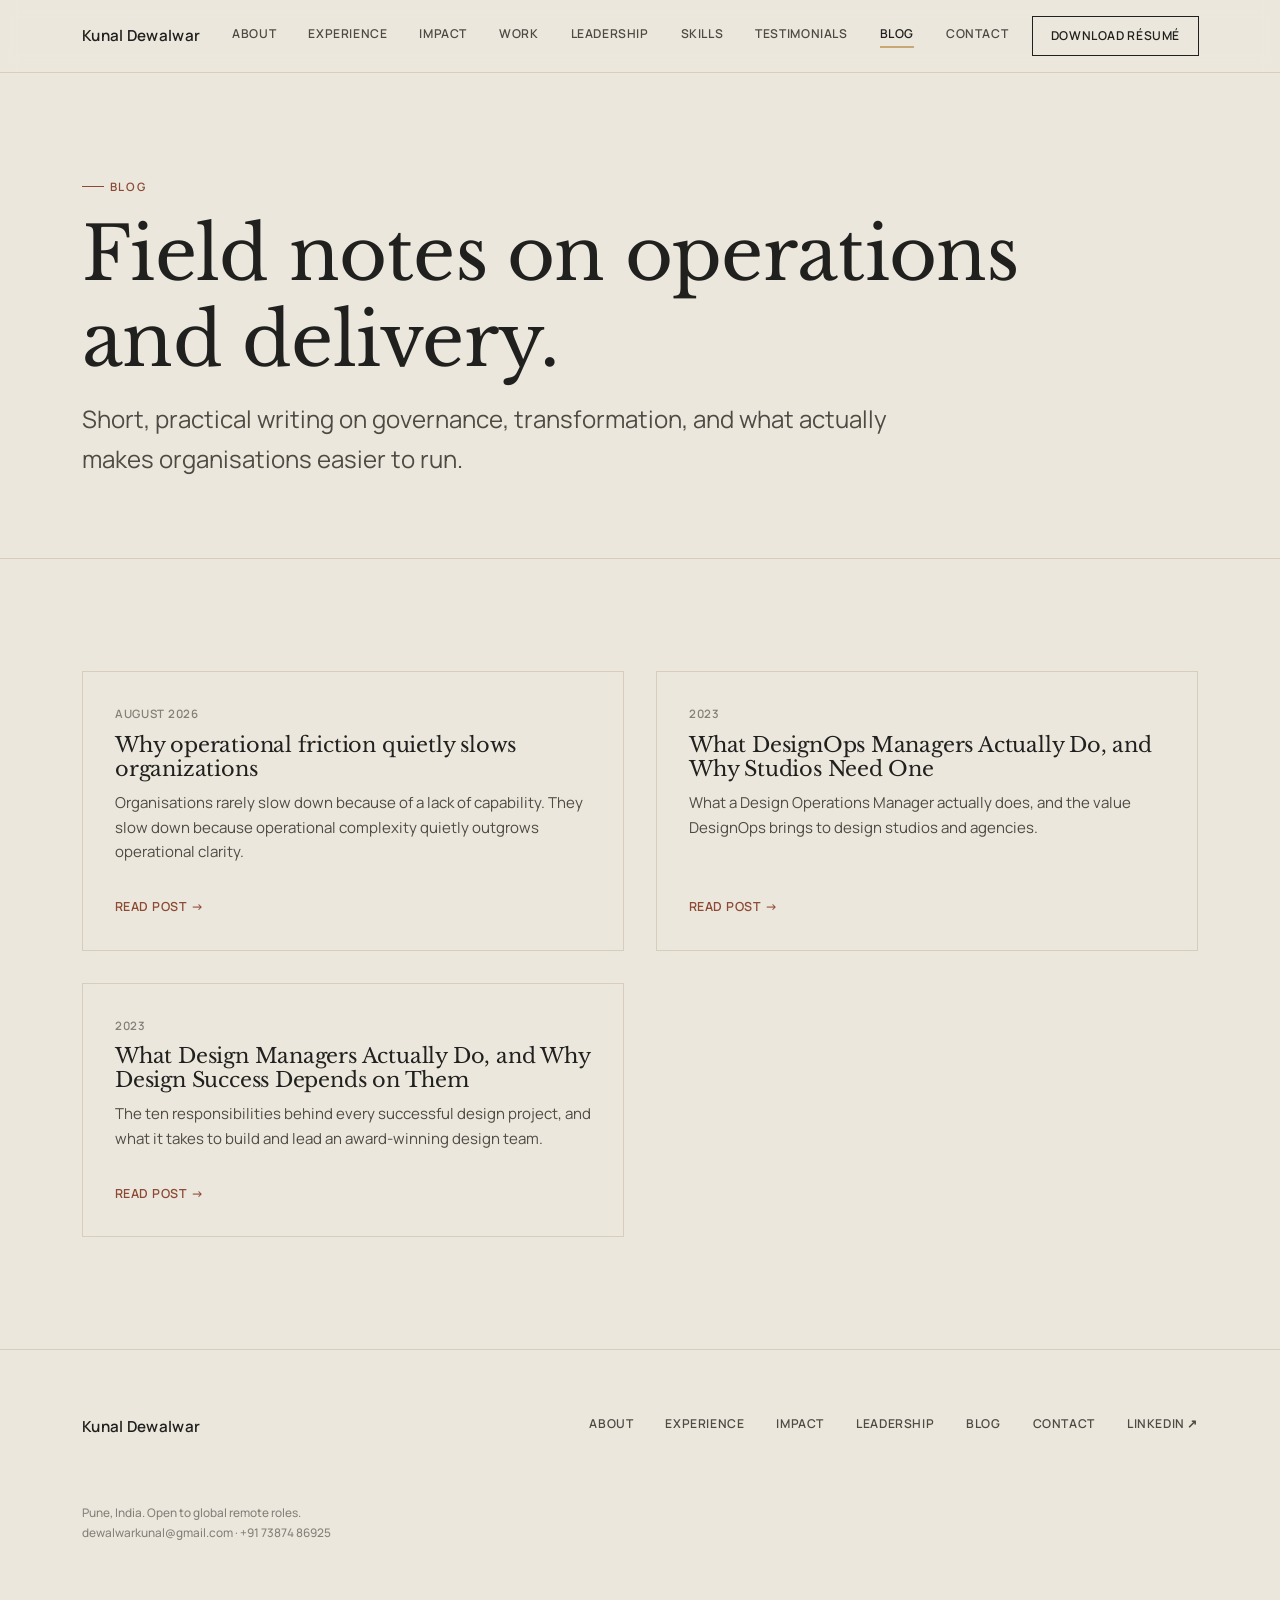
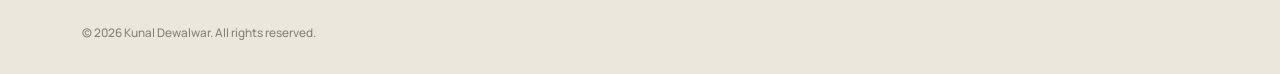
<file: blog/index.html>
<!DOCTYPE html>
<html lang="en">
<head>
<meta charset="UTF-8">
<meta name="viewport" content="width=device-width, initial-scale=1.0">
<title>Blog — Kunal Dewalwar</title>
<meta name="description" content="Field notes on operations, governance, delivery, and transformation, written by Kunal Dewalwar.">
<meta property="og:title" content="Blog, Kunal Dewalwar">
<meta property="og:description" content="Field notes on operations, governance, delivery, and transformation.">
<meta property="og:type" content="website">
<link rel="canonical" href="https://kunaldewalwar.in/blog/">

<link rel="preconnect" href="https://fonts.googleapis.com">
<link rel="preconnect" href="https://fonts.gstatic.com" crossorigin>
<link href="https://fonts.googleapis.com/css2?family=Libre+Baskerville:ital,wght@0,400;0,700;1,400&family=Manrope:wght@400;500;600;700;800&display=swap" rel="stylesheet">
<link rel="stylesheet" href="../style.css">

<!-- Google Analytics (GA4) -->
<script async src="https://www.googletagmanager.com/gtag/js?id=G-5FJBK6BG4V"></script>
<script>
  window.dataLayer = window.dataLayer || [];
  function gtag(){dataLayer.push(arguments);}
  gtag('js', new Date());
  gtag('config', 'G-5FJBK6BG4V');
</script>
</head>
<body>

<header class="site-header">
  <div class="header-inner">
    <a href="../index.html#home" class="logo-mark" aria-label="Kunal Dewalwar, Home">
    Kunal Dewalwar
    </a>
    <nav class="main-nav" aria-label="Primary">
      <a href="../index.html#about">About</a>
      <a href="../index.html#experience">Experience</a>
      <a href="../index.html#Impact">Impact</a>
      <a href="../index.html#case-studies">Work</a>
      <a href="../index.html#leadership">Leadership</a>
      <a href="../index.html#skills">Skills</a>
      <a href="../index.html#testimonials">Testimonials</a>
      <a href="index.html" class="active">Blog</a>
      <a href="../index.html#contact">Contact</a>
    </nav>
    <a href="../assets/documents/Kunal_Dewalwar_Resume_26.pdf" class="header-cta" target="_blank" rel="noopener noreferrer">Download Résumé</a>
    <button class="nav-toggle" aria-label="Toggle navigation" aria-expanded="false"><span></span></button>
  </div>
</header>

<main>

  <section class="page-header">
    <div class="container reveal">
      <span class="eyebrow">Blog</span>
      <h1>Field notes on operations and delivery.</h1>
      <p class="lede">Short, practical writing on governance, transformation, and what actually makes organisations easier to run.</p>
    </div>
  </section>

  <section class="section">
    <div class="container">
      <div class="blog-grid">

        <a href="why-operational-friction-quietly-slows-organizations.html" class="blog-card reveal">
          <span class="blog-card-date">August 2026</span>
          <h3>Why operational friction quietly slows organizations</h3>
          <p>Organisations rarely slow down because of a lack of capability. They slow down because operational complexity quietly outgrows operational clarity.</p>
          <span class="read-link">Read Post →</span>
        </a>

        <a href="unlocking-designops-adding-value-to-creative-studios-and-agencies.html" class="blog-card reveal">
          <span class="blog-card-date">2023</span>
          <h3>What DesignOps Managers Actually Do, and Why Studios Need One</h3>
          <p>What a Design Operations Manager actually does, and the value DesignOps brings to design studios and agencies.</p>
          <span class="read-link">Read Post →</span>
        </a>

        <a href="what-design-managers-actually-do.html" class="blog-card reveal">
          <span class="blog-card-date">2023</span>
          <h3>What Design Managers Actually Do, and Why Design Success Depends on Them</h3>
          <p>The ten responsibilities behind every successful design project, and what it takes to build and lead an award-winning design team.</p>
          <span class="read-link">Read Post →</span>
        </a>

      </div>
    </div>
  </section>

</main>

<footer class="site-footer">
  <div class="container footer-inner">
    <div>
      <div class="logo-mark">Kunal Dewalwar</div>
      <p class="footer-meta">Pune, India. Open to global remote roles.<br>dewalwarkunal@gmail.com · +91 73874 86925</p>
    </div>
    <nav class="footer-nav" aria-label="Footer">
      <a href="../index.html#about">About</a>
      <a href="../index.html#experience">Experience</a>
      <a href="../index.html#Impact">Impact</a>
      <a href="../index.html#leadership">Leadership</a>
      <a href="index.html">Blog</a>
      <a href="../index.html#contact">Contact</a>
      <a href="https://linkedin.com/in/dewalwarkunal" target="_blank" rel="noopener noreferrer">LinkedIn ↗</a>
    </nav>
  </div>
  <p class="container footer-meta">© 2026 Kunal Dewalwar. All rights reserved.</p>
</footer>

<script src="../script.js"></script>
</body>
</html>
</file>
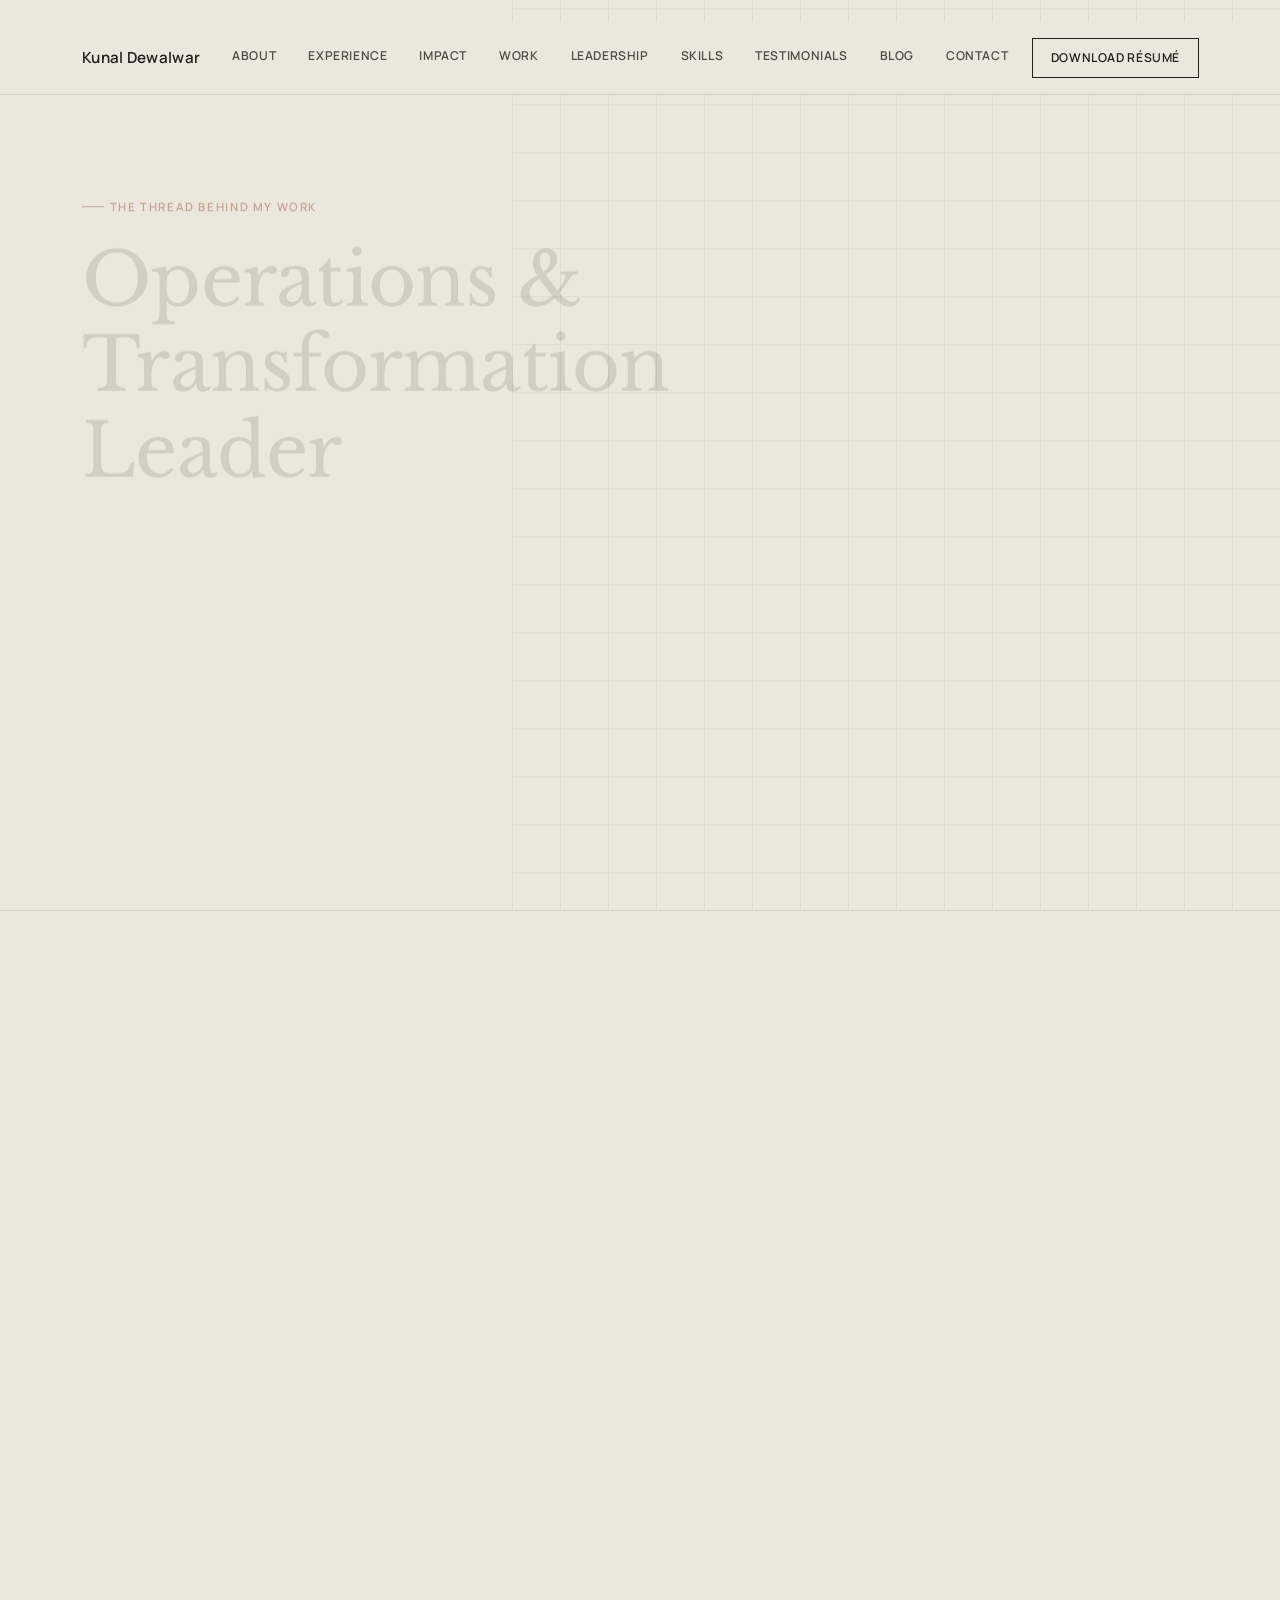
<file: about.html>
<!DOCTYPE html>
<html lang="en">
<head>
<meta charset="UTF-8">
<meta http-equiv="refresh" content="0; url=index.html#about">
<link rel="canonical" href="index.html#about">
<title>Redirecting…</title>
</head>
<body>
<p>This page has moved. If you are not redirected automatically, <a href="index.html#about">click here</a>.</p>
</body>
</html>
</file>
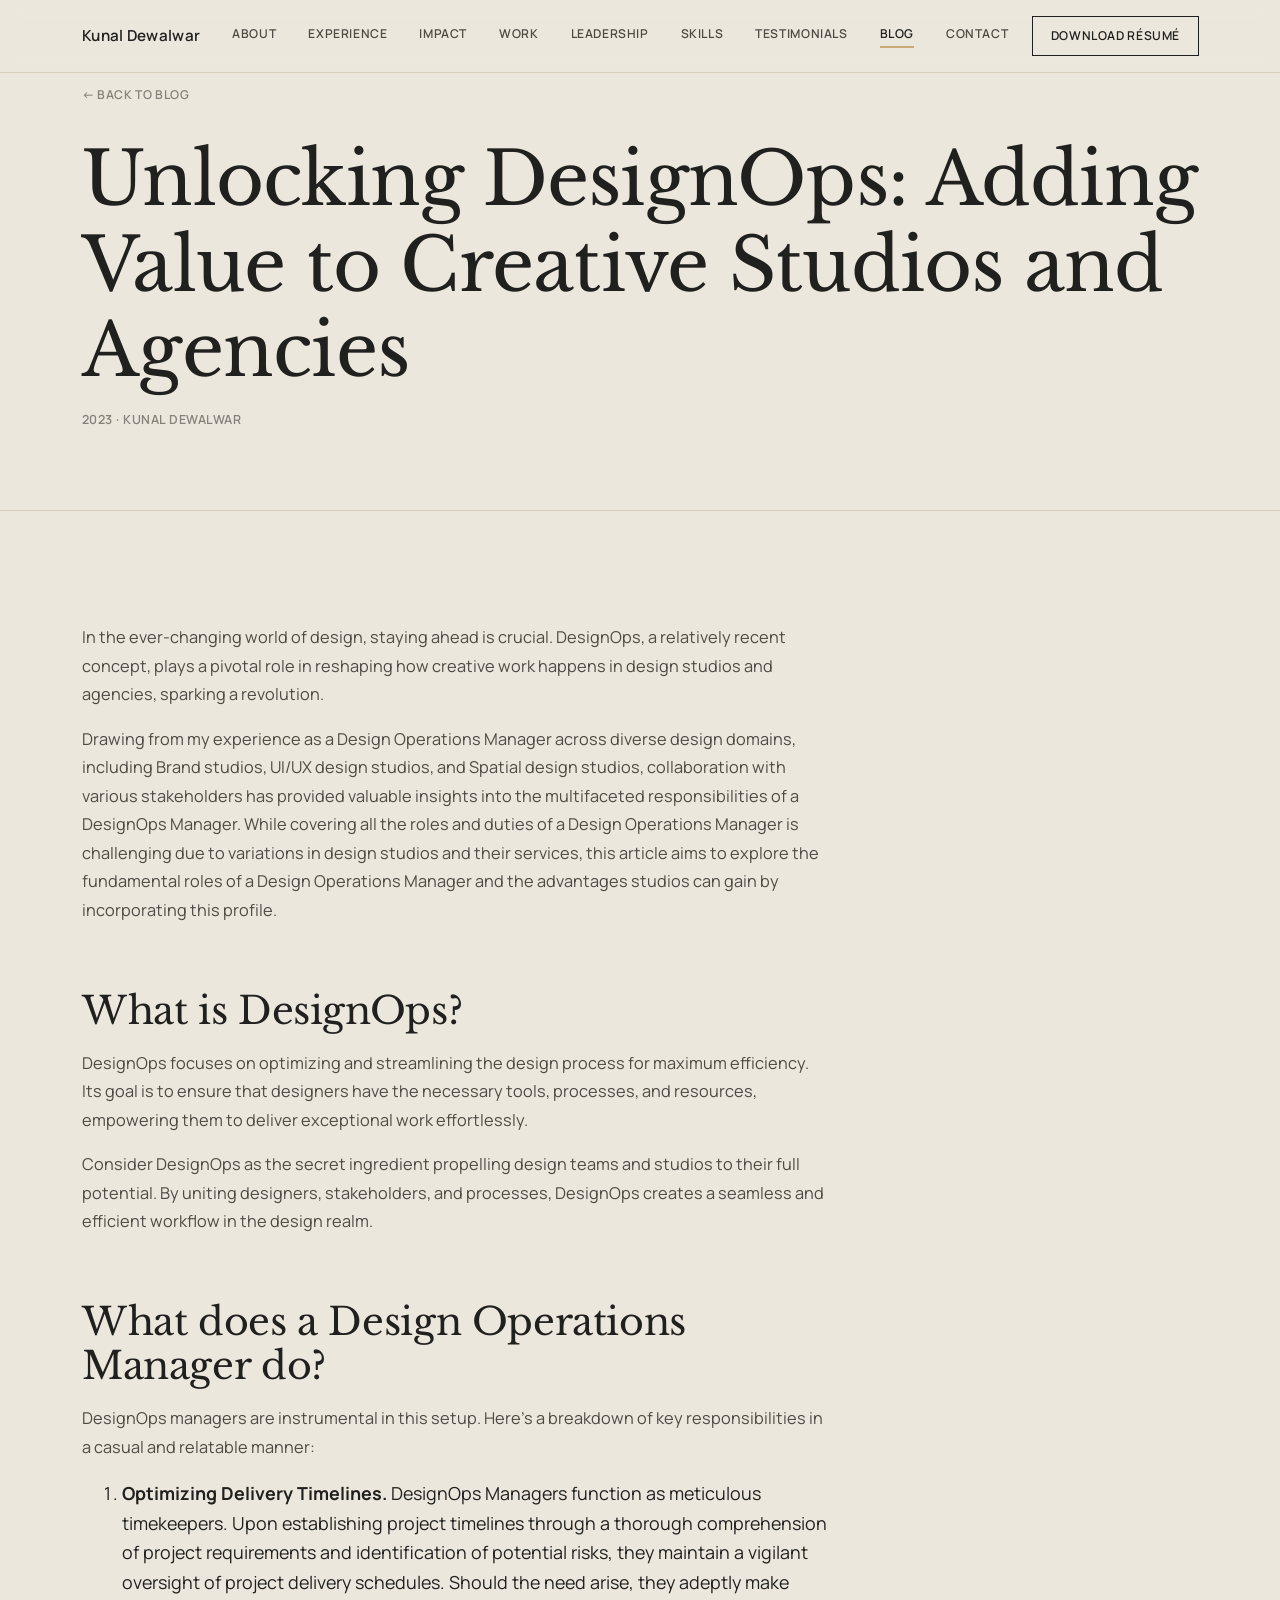
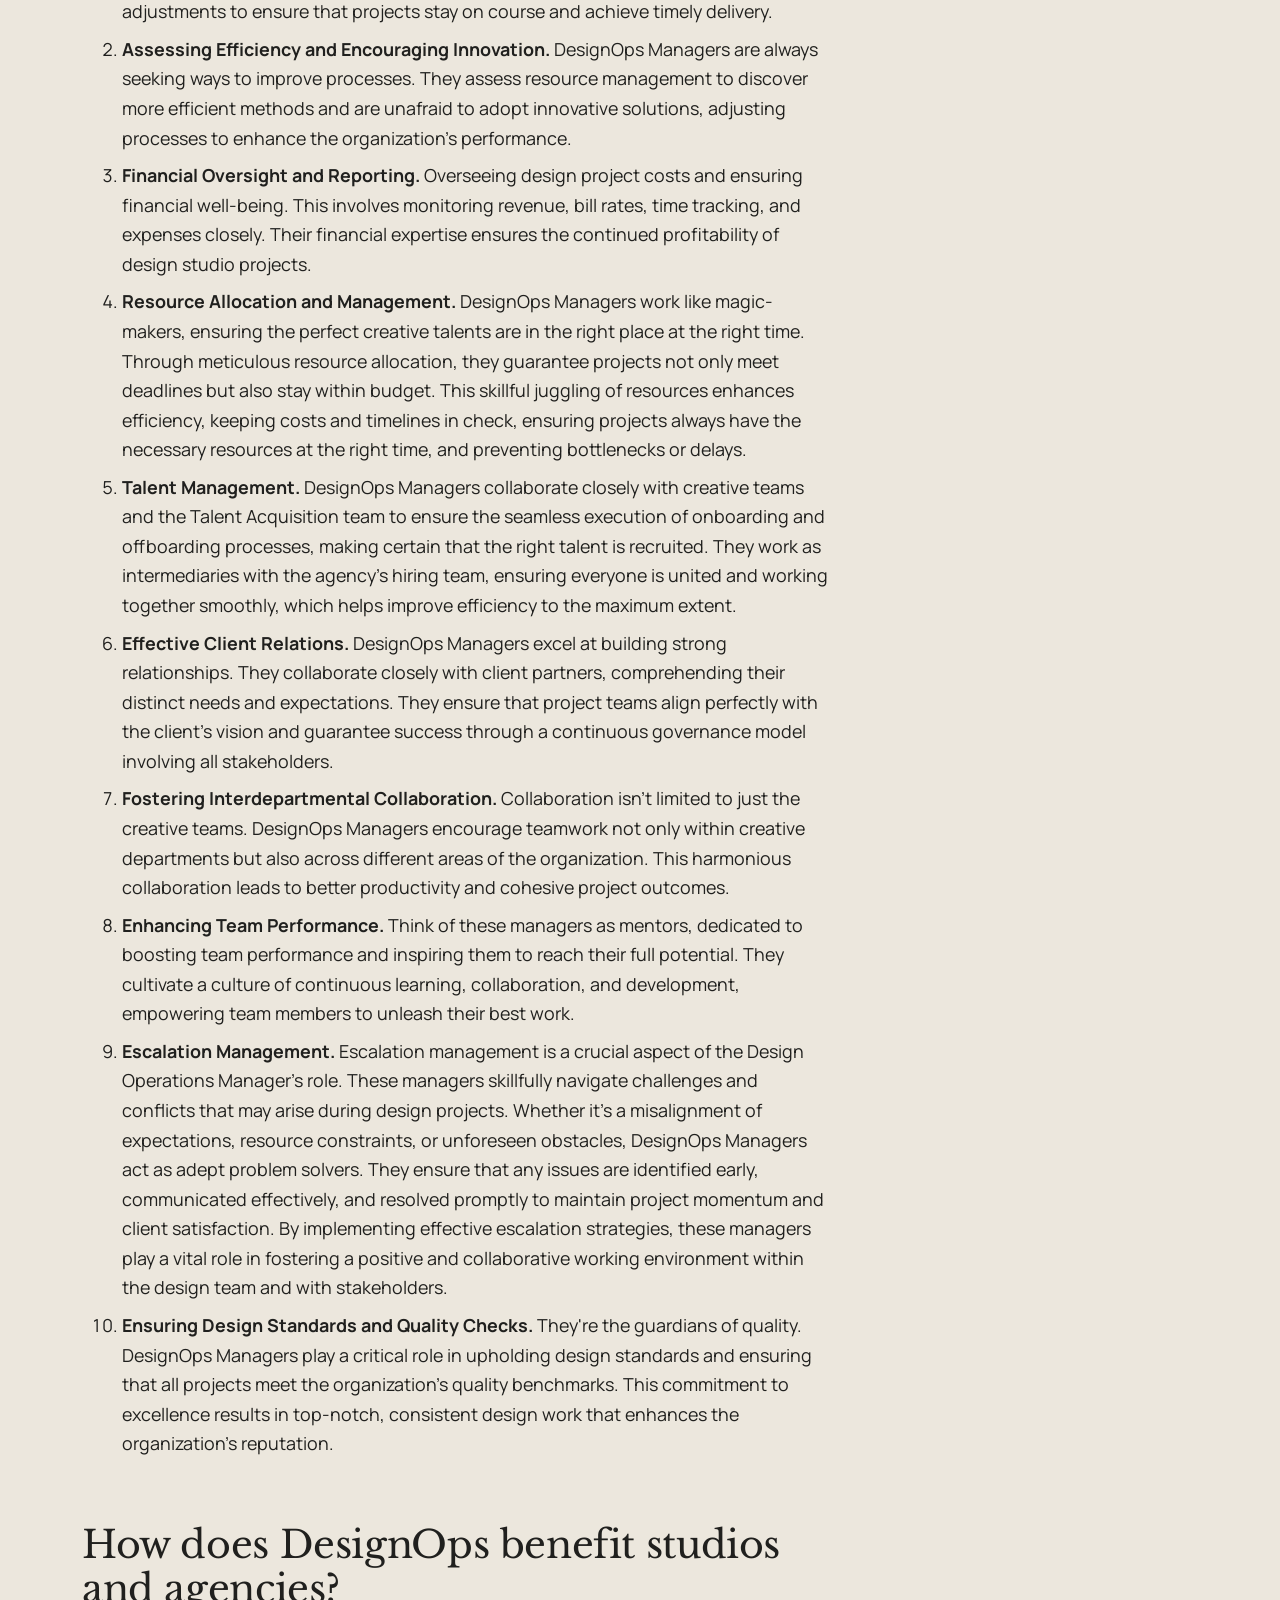
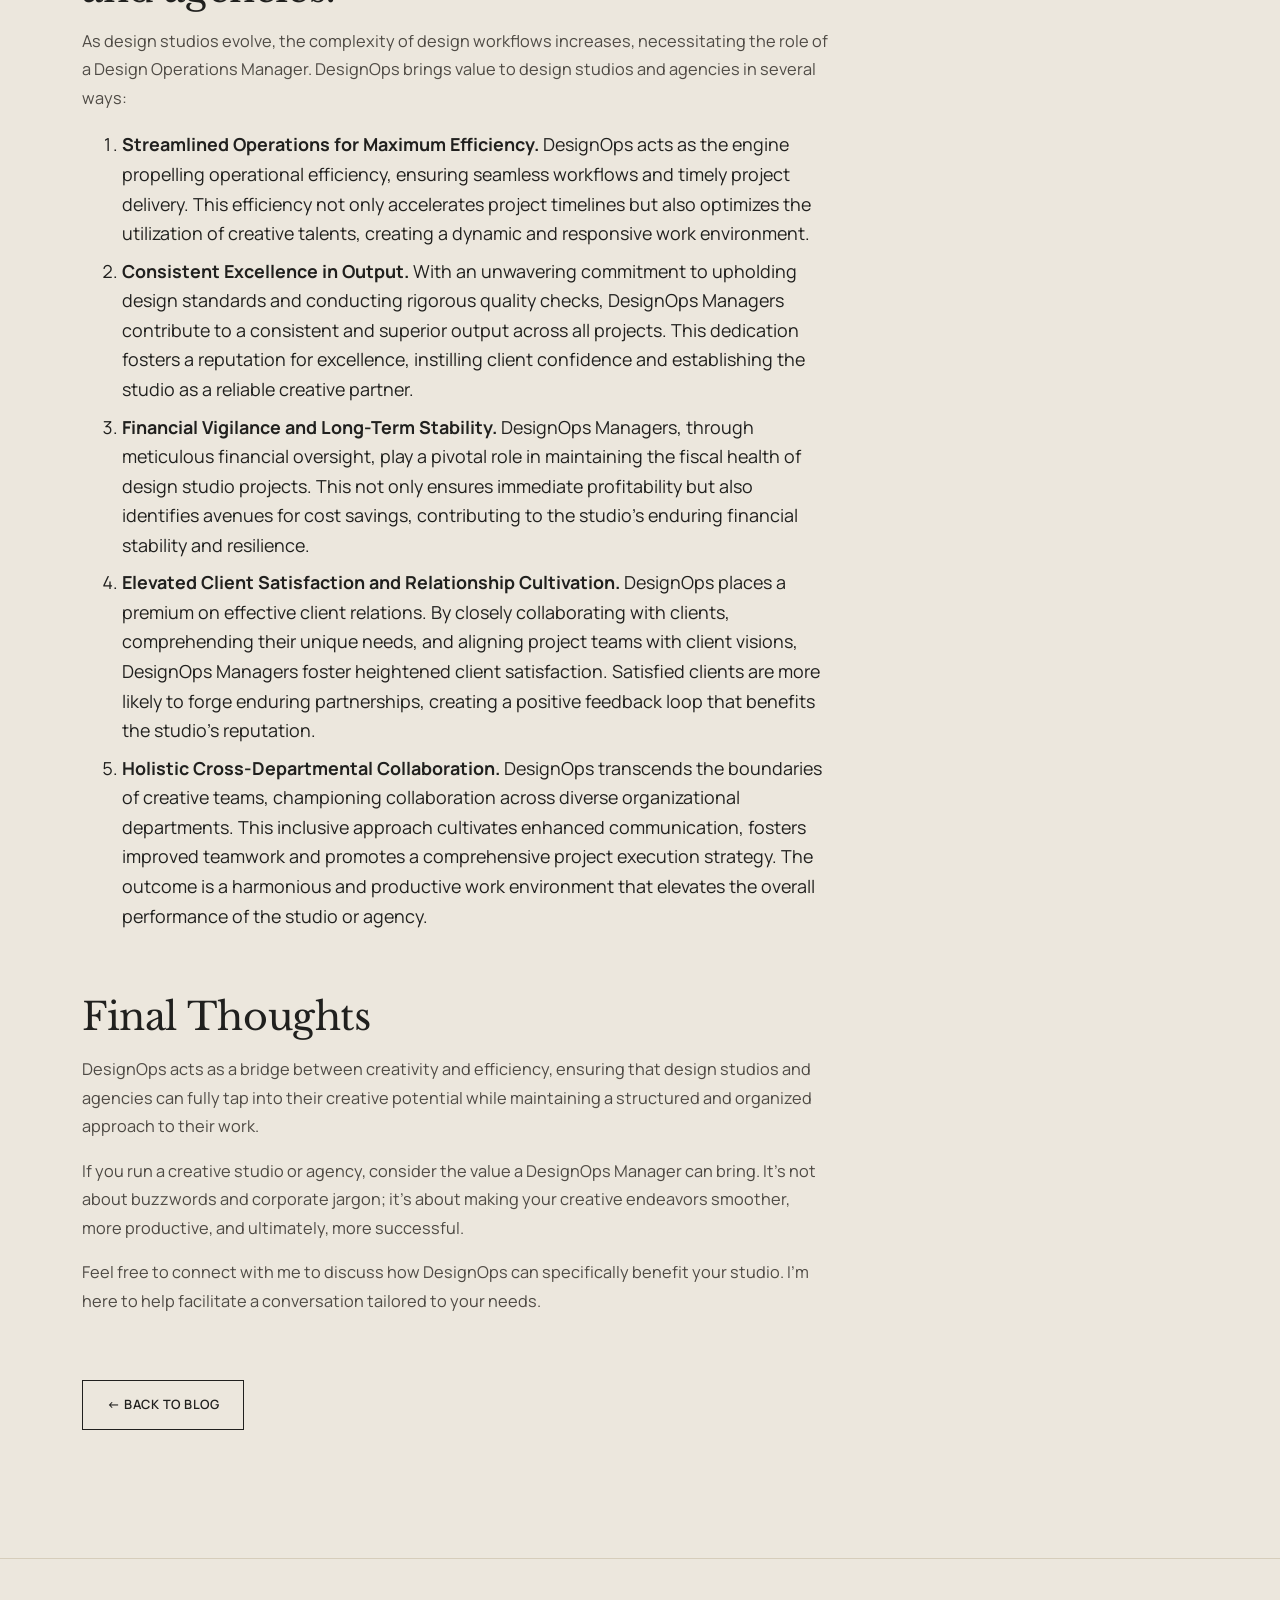
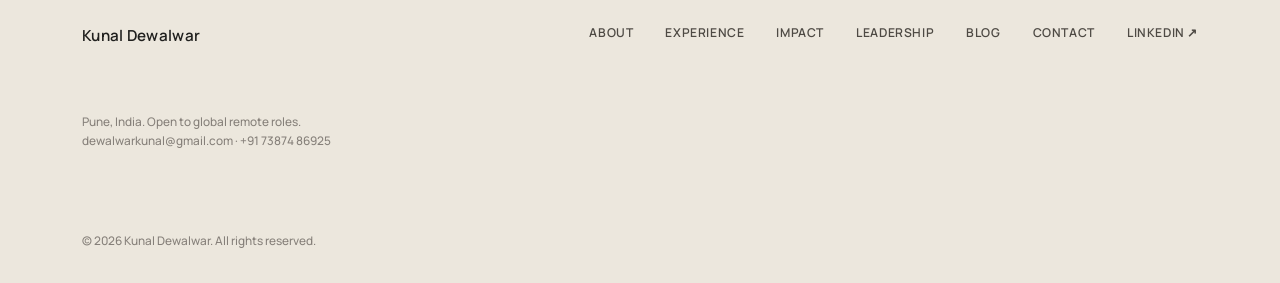
<file: blog/unlocking-designops-adding-value-to-creative-studios-and-agencies.html>
<!DOCTYPE html>
<html lang="en">
<head>
<meta charset="UTF-8">
<meta name="viewport" content="width=device-width, initial-scale=1.0">
<title>Unlocking DesignOps: Adding Value to Creative Studios and Agencies — Kunal Dewalwar</title>
<meta name="description" content="What a Design Operations Manager actually does, and the value DesignOps brings to design studios and agencies.">
<meta property="og:title" content="Unlocking DesignOps: Adding Value to Creative Studios and Agencies">
<meta property="og:description" content="What a Design Operations Manager actually does, and the value DesignOps brings to design studios and agencies.">
<meta property="og:type" content="article">
<link rel="canonical" href="https://kunaldewalwar.in/blog/unlocking-designops-adding-value-to-creative-studios-and-agencies.html">

<link rel="preconnect" href="https://fonts.googleapis.com">
<link rel="preconnect" href="https://fonts.gstatic.com" crossorigin>
<link href="https://fonts.googleapis.com/css2?family=Libre+Baskerville:ital,wght@0,400;0,700;1,400&family=Manrope:wght@400;500;600;700;800&display=swap" rel="stylesheet">
<link rel="stylesheet" href="../style.css">

<!-- Google Analytics (GA4) -->
<script async src="https://www.googletagmanager.com/gtag/js?id=G-5FJBK6BG4V"></script>
<script>
  window.dataLayer = window.dataLayer || [];
  function gtag(){dataLayer.push(arguments);}
  gtag('js', new Date());
  gtag('config', 'G-5FJBK6BG4V');
</script>
</head>
<body>

<header class="site-header">
  <div class="header-inner">
    <a href="../index.html#home" class="logo-mark" aria-label="Kunal Dewalwar, Home">
    Kunal Dewalwar
    </a>
    <nav class="main-nav" aria-label="Primary">
      <a href="../index.html#about">About</a>
      <a href="../index.html#experience">Experience</a>
      <a href="../index.html#Impact">Impact</a>
      <a href="../index.html#case-studies">Work</a>
      <a href="../index.html#leadership">Leadership</a>
      <a href="../index.html#skills">Skills</a>
      <a href="../index.html#testimonials">Testimonials</a>
      <a href="index.html" class="active">Blog</a>
      <a href="../index.html#contact">Contact</a>
    </nav>
    <a href="../assets/documents/Kunal_Dewalwar_Resume_26.pdf" class="header-cta" target="_blank" rel="noopener noreferrer">Download Résumé</a>
    <button class="nav-toggle" aria-label="Toggle navigation" aria-expanded="false"><span></span></button>
  </div>
</header>

<main>

  <section class="post-header">
    <div class="container reveal">
      <a href="index.html" class="post-back-link">← Back to Blog</a>
      <h1>Unlocking DesignOps: Adding Value to Creative Studios and Agencies</h1>
      <p class="post-meta">2023 · Kunal Dewalwar</p>
    </div>
  </section>

  <section class="section">
    <div class="container">
      <div class="post-body">

        <p>In the ever-changing world of design, staying ahead is crucial. DesignOps, a relatively recent concept, plays a pivotal role in reshaping how creative work happens in design studios and agencies, sparking a revolution.</p>

        <p>Drawing from my experience as a Design Operations Manager across diverse design domains, including Brand studios, UI/UX design studios, and Spatial design studios, collaboration with various stakeholders has provided valuable insights into the multifaceted responsibilities of a DesignOps Manager. While covering all the roles and duties of a Design Operations Manager is challenging due to variations in design studios and their services, this article aims to explore the fundamental roles of a Design Operations Manager and the advantages studios can gain by incorporating this profile.</p>

        <h2>What is DesignOps?</h2>

        <p>DesignOps focuses on optimizing and streamlining the design process for maximum efficiency. Its goal is to ensure that designers have the necessary tools, processes, and resources, empowering them to deliver exceptional work effortlessly.</p>

        <p>Consider DesignOps as the secret ingredient propelling design teams and studios to their full potential. By uniting designers, stakeholders, and processes, DesignOps creates a seamless and efficient workflow in the design realm.</p>

        <h2>What does a Design Operations Manager do?</h2>

        <p>DesignOps managers are instrumental in this setup. Here's a breakdown of key responsibilities in a casual and relatable manner:</p>

        <ol>
          <li><strong>Optimizing Delivery Timelines.</strong> DesignOps Managers function as meticulous timekeepers. Upon establishing project timelines through a thorough comprehension of project requirements and identification of potential risks, they maintain a vigilant oversight of project delivery schedules. Should the need arise, they adeptly make adjustments to ensure that projects stay on course and achieve timely delivery.</li>
          <li><strong>Assessing Efficiency and Encouraging Innovation.</strong> DesignOps Managers are always seeking ways to improve processes. They assess resource management to discover more efficient methods and are unafraid to adopt innovative solutions, adjusting processes to enhance the organization's performance.</li>
          <li><strong>Financial Oversight and Reporting.</strong> Overseeing design project costs and ensuring financial well-being. This involves monitoring revenue, bill rates, time tracking, and expenses closely. Their financial expertise ensures the continued profitability of design studio projects.</li>
          <li><strong>Resource Allocation and Management.</strong> DesignOps Managers work like magic-makers, ensuring the perfect creative talents are in the right place at the right time. Through meticulous resource allocation, they guarantee projects not only meet deadlines but also stay within budget. This skillful juggling of resources enhances efficiency, keeping costs and timelines in check, ensuring projects always have the necessary resources at the right time, and preventing bottlenecks or delays.</li>
          <li><strong>Talent Management.</strong> DesignOps Managers collaborate closely with creative teams and the Talent Acquisition team to ensure the seamless execution of onboarding and offboarding processes, making certain that the right talent is recruited. They work as intermediaries with the agency's hiring team, ensuring everyone is united and working together smoothly, which helps improve efficiency to the maximum extent.</li>
          <li><strong>Effective Client Relations.</strong> DesignOps Managers excel at building strong relationships. They collaborate closely with client partners, comprehending their distinct needs and expectations. They ensure that project teams align perfectly with the client's vision and guarantee success through a continuous governance model involving all stakeholders.</li>
          <li><strong>Fostering Interdepartmental Collaboration.</strong> Collaboration isn't limited to just the creative teams. DesignOps Managers encourage teamwork not only within creative departments but also across different areas of the organization. This harmonious collaboration leads to better productivity and cohesive project outcomes.</li>
          <li><strong>Enhancing Team Performance.</strong> Think of these managers as mentors, dedicated to boosting team performance and inspiring them to reach their full potential. They cultivate a culture of continuous learning, collaboration, and development, empowering team members to unleash their best work.</li>
          <li><strong>Escalation Management.</strong> Escalation management is a crucial aspect of the Design Operations Manager's role. These managers skillfully navigate challenges and conflicts that may arise during design projects. Whether it's a misalignment of expectations, resource constraints, or unforeseen obstacles, DesignOps Managers act as adept problem solvers. They ensure that any issues are identified early, communicated effectively, and resolved promptly to maintain project momentum and client satisfaction. By implementing effective escalation strategies, these managers play a vital role in fostering a positive and collaborative working environment within the design team and with stakeholders.</li>
          <li><strong>Ensuring Design Standards and Quality Checks.</strong> They're the guardians of quality. DesignOps Managers play a critical role in upholding design standards and ensuring that all projects meet the organization's quality benchmarks. This commitment to excellence results in top-notch, consistent design work that enhances the organization's reputation.</li>
        </ol>

        <h2>How does DesignOps benefit studios and agencies?</h2>

        <p>As design studios evolve, the complexity of design workflows increases, necessitating the role of a Design Operations Manager. DesignOps brings value to design studios and agencies in several ways:</p>

        <ol>
          <li><strong>Streamlined Operations for Maximum Efficiency.</strong> DesignOps acts as the engine propelling operational efficiency, ensuring seamless workflows and timely project delivery. This efficiency not only accelerates project timelines but also optimizes the utilization of creative talents, creating a dynamic and responsive work environment.</li>
          <li><strong>Consistent Excellence in Output.</strong> With an unwavering commitment to upholding design standards and conducting rigorous quality checks, DesignOps Managers contribute to a consistent and superior output across all projects. This dedication fosters a reputation for excellence, instilling client confidence and establishing the studio as a reliable creative partner.</li>
          <li><strong>Financial Vigilance and Long-Term Stability.</strong> DesignOps Managers, through meticulous financial oversight, play a pivotal role in maintaining the fiscal health of design studio projects. This not only ensures immediate profitability but also identifies avenues for cost savings, contributing to the studio's enduring financial stability and resilience.</li>
          <li><strong>Elevated Client Satisfaction and Relationship Cultivation.</strong> DesignOps places a premium on effective client relations. By closely collaborating with clients, comprehending their unique needs, and aligning project teams with client visions, DesignOps Managers foster heightened client satisfaction. Satisfied clients are more likely to forge enduring partnerships, creating a positive feedback loop that benefits the studio's reputation.</li>
          <li><strong>Holistic Cross-Departmental Collaboration.</strong> DesignOps transcends the boundaries of creative teams, championing collaboration across diverse organizational departments. This inclusive approach cultivates enhanced communication, fosters improved teamwork and promotes a comprehensive project execution strategy. The outcome is a harmonious and productive work environment that elevates the overall performance of the studio or agency.</li>
        </ol>

        <h2>Final Thoughts</h2>

        <p>DesignOps acts as a bridge between creativity and efficiency, ensuring that design studios and agencies can fully tap into their creative potential while maintaining a structured and organized approach to their work.</p>

        <p>If you run a creative studio or agency, consider the value a DesignOps Manager can bring. It's not about buzzwords and corporate jargon; it's about making your creative endeavors smoother, more productive, and ultimately, more successful.</p>

        <p>Feel free to connect with me to discuss how DesignOps can specifically benefit your studio. I'm here to help facilitate a conversation tailored to your needs.</p>

      </div>

      <p style="margin-top: var(--space-lg);"><a href="index.html" class="btn btn-secondary">← Back to Blog</a></p>
    </div>
  </section>

</main>

<footer class="site-footer">
  <div class="container footer-inner">
    <div>
      <div class="logo-mark">Kunal Dewalwar</div>
      <p class="footer-meta">Pune, India. Open to global remote roles.<br>dewalwarkunal@gmail.com · +91 73874 86925</p>
    </div>
    <nav class="footer-nav" aria-label="Footer">
      <a href="../index.html#about">About</a>
      <a href="../index.html#experience">Experience</a>
      <a href="../index.html#Impact">Impact</a>
      <a href="../index.html#leadership">Leadership</a>
      <a href="index.html">Blog</a>
      <a href="../index.html#contact">Contact</a>
      <a href="https://linkedin.com/in/dewalwarkunal" target="_blank" rel="noopener noreferrer">LinkedIn ↗</a>
    </nav>
  </div>
  <p class="container footer-meta">© 2026 Kunal Dewalwar. All rights reserved.</p>
</footer>

<script src="../script.js"></script>
</body>
</html>
</file>
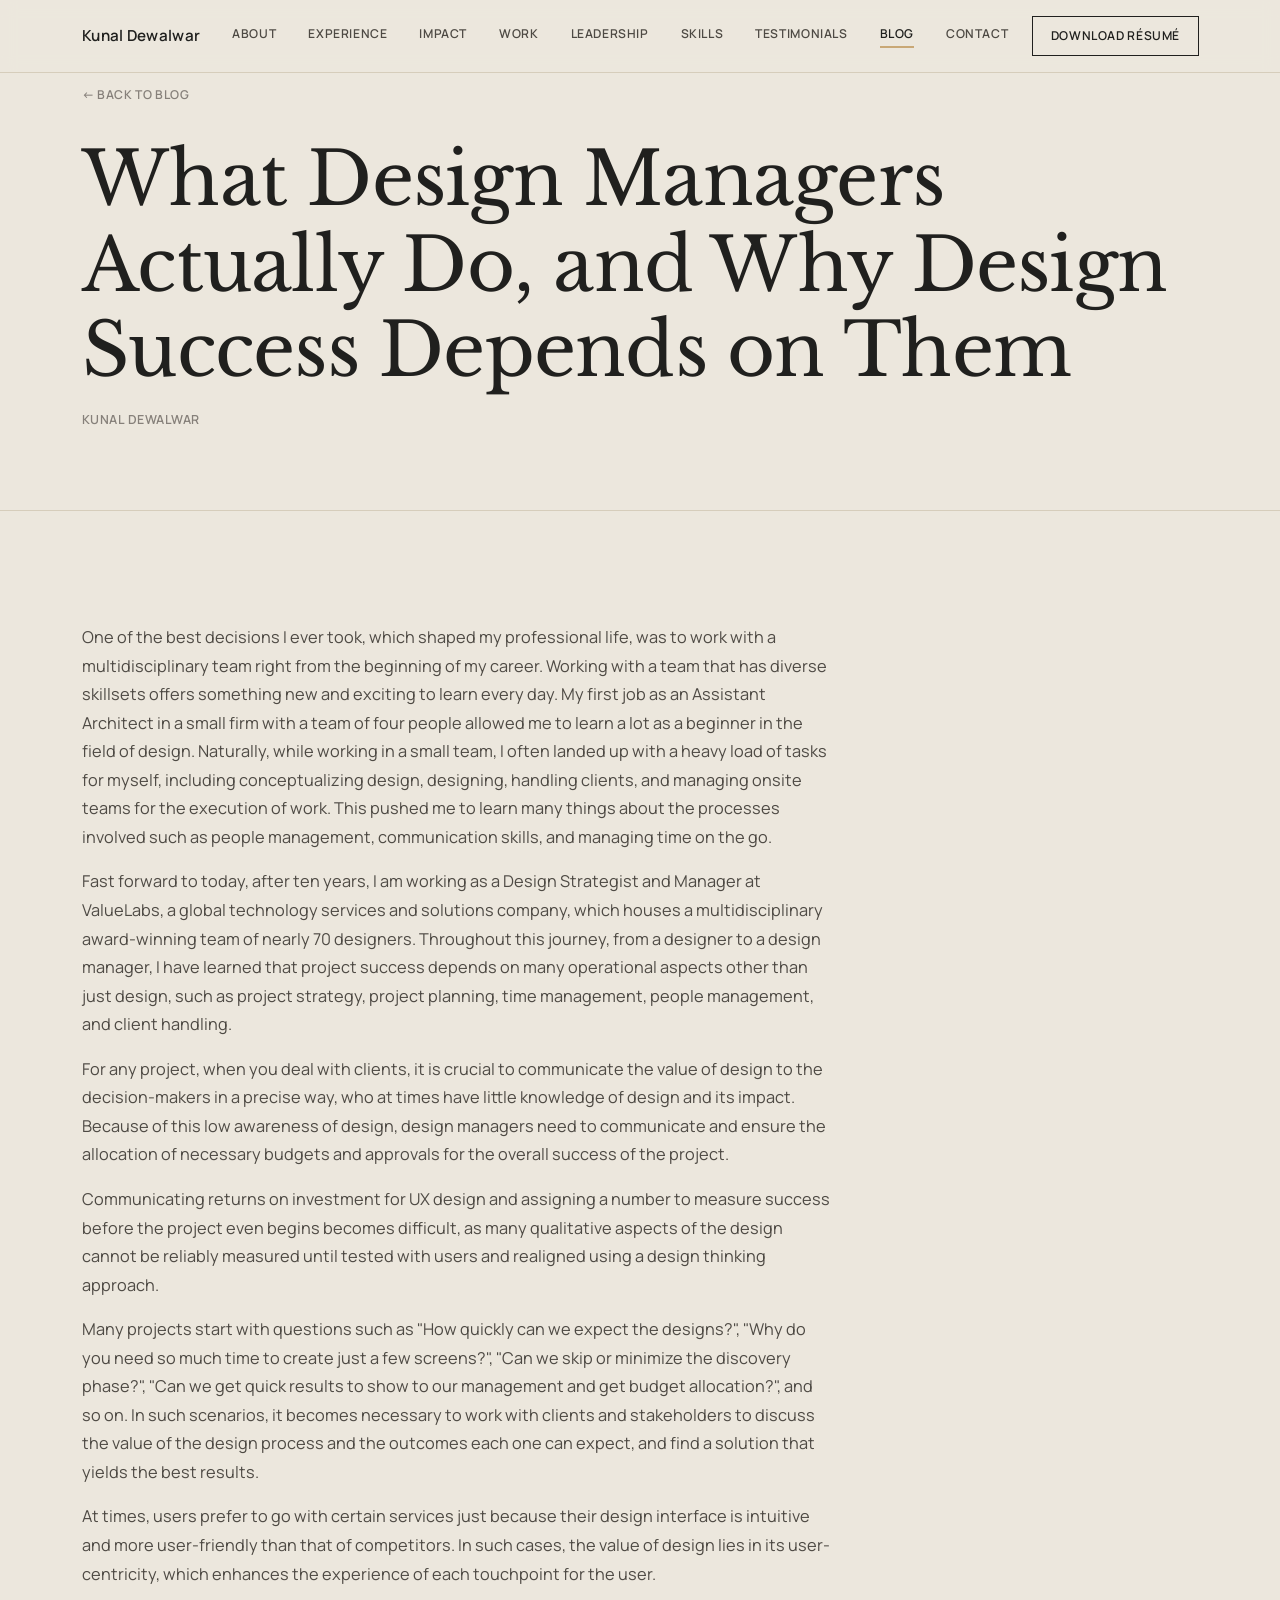
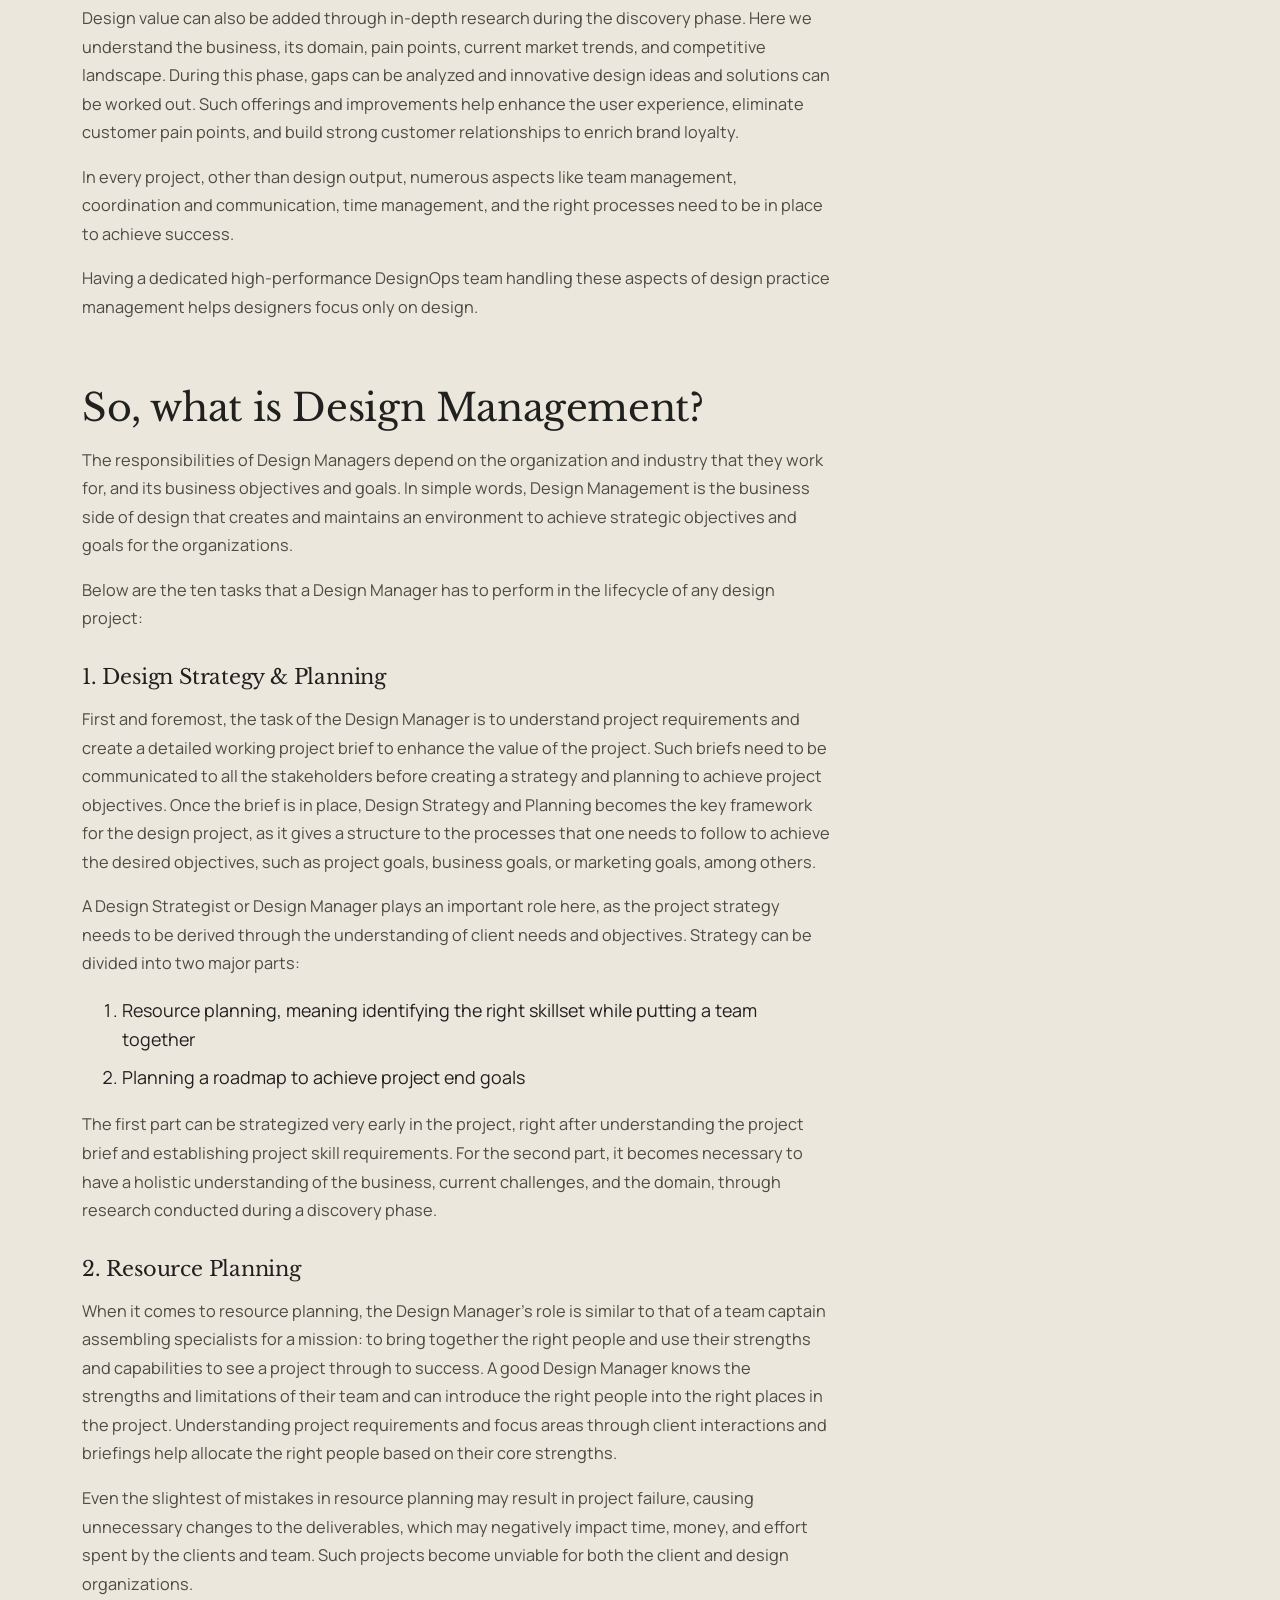
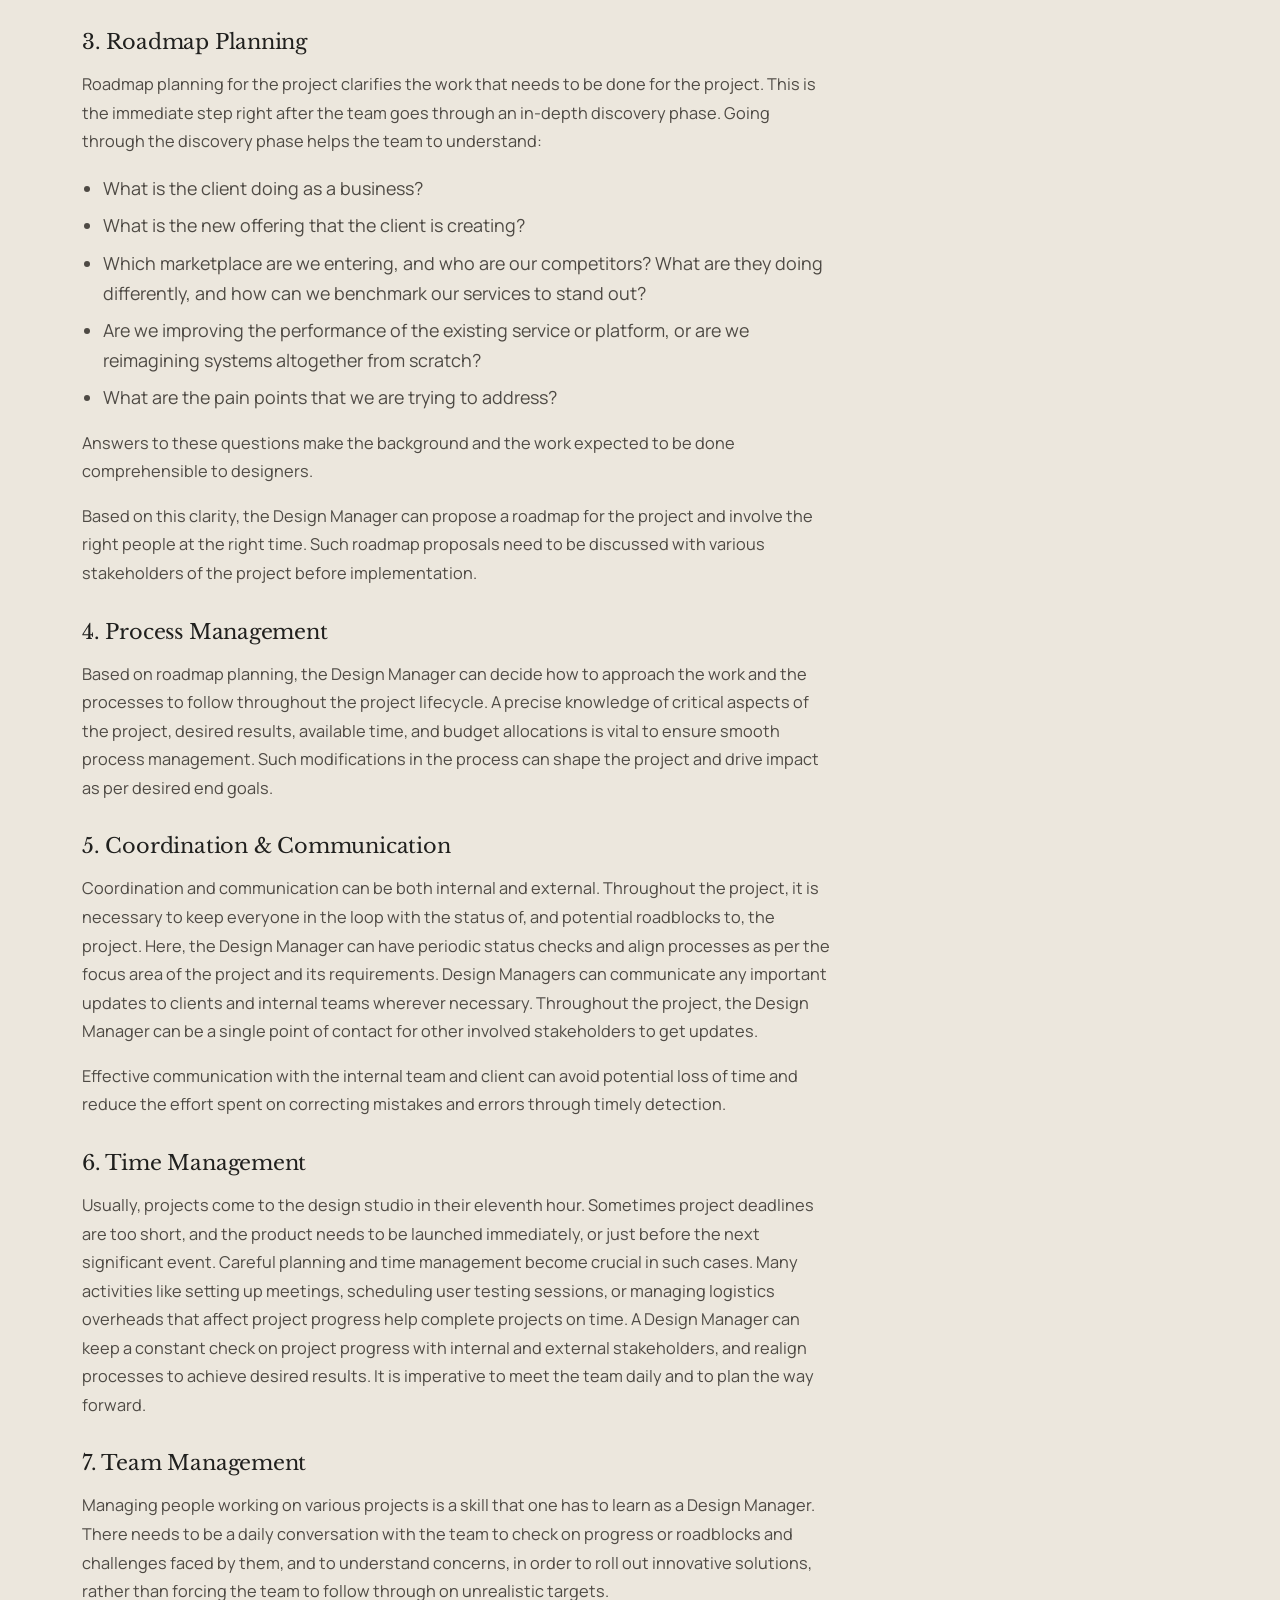
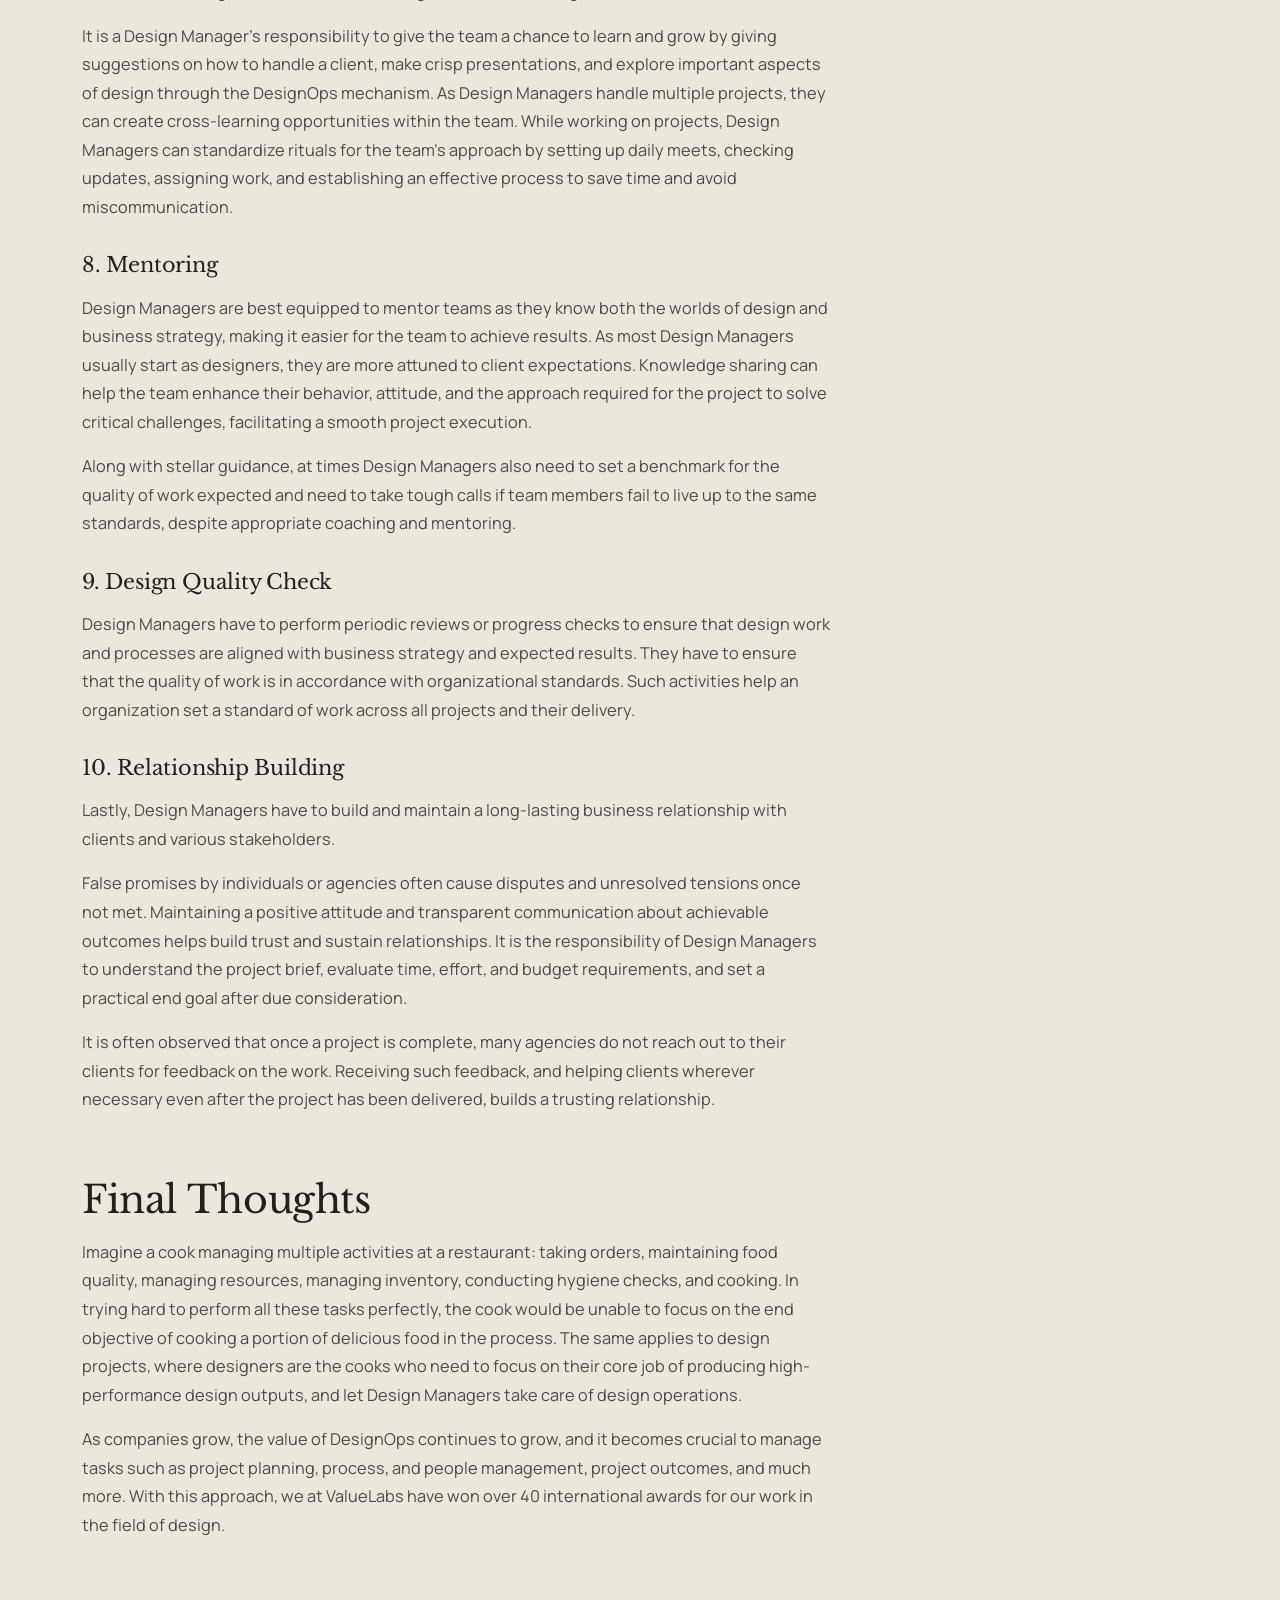
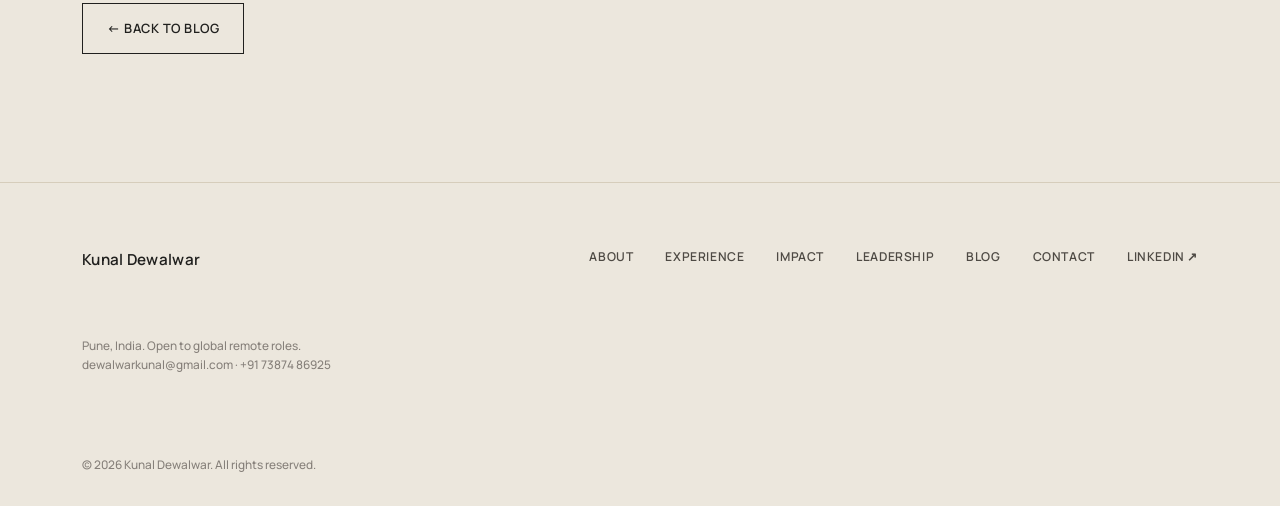
<file: blog/what-design-managers-actually-do.html>
<!DOCTYPE html>
<html lang="en">
<head>
<meta charset="UTF-8">
<meta name="viewport" content="width=device-width, initial-scale=1.0">
<title>What Design Managers Actually Do, and Why Design Success Depends on Them, Kunal Dewalwar</title>
<meta name="description" content="The ten responsibilities behind every successful design project, and what it takes to build and lead an award-winning design team.">
<meta property="og:title" content="What Design Managers Actually Do, and Why Design Success Depends on Them">
<meta property="og:description" content="The ten responsibilities behind every successful design project, and what it takes to build and lead an award-winning design team.">
<meta property="og:type" content="article">
<link rel="canonical" href="https://kunaldewalwar.in/blog/what-design-managers-actually-do.html">

<link rel="preconnect" href="https://fonts.googleapis.com">
<link rel="preconnect" href="https://fonts.gstatic.com" crossorigin>
<link href="https://fonts.googleapis.com/css2?family=Libre+Baskerville:ital,wght@0,400;0,700;1,400&family=Manrope:wght@400;500;600;700;800&display=swap" rel="stylesheet">
<link rel="stylesheet" href="../style.css">

<!-- Google Analytics (GA4) -->
<script async src="https://www.googletagmanager.com/gtag/js?id=G-5FJBK6BG4V"></script>
<script>
  window.dataLayer = window.dataLayer || [];
  function gtag(){dataLayer.push(arguments);}
  gtag('js', new Date());
  gtag('config', 'G-5FJBK6BG4V');
</script>
</head>
<body>

<header class="site-header">
  <div class="header-inner">
    <a href="../index.html#home" class="logo-mark" aria-label="Kunal Dewalwar, Home">
    Kunal Dewalwar
    </a>
    <nav class="main-nav" aria-label="Primary">
      <a href="../index.html#about">About</a>
      <a href="../index.html#experience">Experience</a>
      <a href="../index.html#Impact">Impact</a>
      <a href="../index.html#case-studies">Work</a>
      <a href="../index.html#leadership">Leadership</a>
      <a href="../index.html#skills">Skills</a>
      <a href="../index.html#testimonials">Testimonials</a>
      <a href="index.html" class="active">Blog</a>
      <a href="../index.html#contact">Contact</a>
    </nav>
    <a href="../assets/documents/Kunal_Dewalwar_Resume_26.pdf" class="header-cta" target="_blank" rel="noopener noreferrer">Download Résumé</a>
    <button class="nav-toggle" aria-label="Toggle navigation" aria-expanded="false"><span></span></button>
  </div>
</header>

<main>

  <section class="post-header">
    <div class="container reveal">
      <a href="index.html" class="post-back-link">← Back to Blog</a>
      <h1>What Design Managers Actually Do, and Why Design Success Depends on Them</h1>
      <p class="post-meta">Kunal Dewalwar</p>
    </div>
  </section>

  <section class="section">
    <div class="container">
      <div class="post-body">

        <p>One of the best decisions I ever took, which shaped my professional life, was to work with a multidisciplinary team right from the beginning of my career. Working with a team that has diverse skillsets offers something new and exciting to learn every day. My first job as an Assistant Architect in a small firm with a team of four people allowed me to learn a lot as a beginner in the field of design. Naturally, while working in a small team, I often landed up with a heavy load of tasks for myself, including conceptualizing design, designing, handling clients, and managing onsite teams for the execution of work. This pushed me to learn many things about the processes involved such as people management, communication skills, and managing time on the go.</p>

        <p>Fast forward to today, after ten years, I am working as a Design Strategist and Manager at ValueLabs, a global technology services and solutions company, which houses a multidisciplinary award-winning team of nearly 70 designers. Throughout this journey, from a designer to a design manager, I have learned that project success depends on many operational aspects other than just design, such as project strategy, project planning, time management, people management, and client handling.</p>

        <p>For any project, when you deal with clients, it is crucial to communicate the value of design to the decision-makers in a precise way, who at times have little knowledge of design and its impact. Because of this low awareness of design, design managers need to communicate and ensure the allocation of necessary budgets and approvals for the overall success of the project.</p>

        <p>Communicating returns on investment for UX design and assigning a number to measure success before the project even begins becomes difficult, as many qualitative aspects of the design cannot be reliably measured until tested with users and realigned using a design thinking approach.</p>

        <p>Many projects start with questions such as "How quickly can we expect the designs?", "Why do you need so much time to create just a few screens?", "Can we skip or minimize the discovery phase?", "Can we get quick results to show to our management and get budget allocation?", and so on. In such scenarios, it becomes necessary to work with clients and stakeholders to discuss the value of the design process and the outcomes each one can expect, and find a solution that yields the best results.</p>

        <p>At times, users prefer to go with certain services just because their design interface is intuitive and more user-friendly than that of competitors. In such cases, the value of design lies in its user-centricity, which enhances the experience of each touchpoint for the user.</p>

        <p>Design value can also be added through in-depth research during the discovery phase. Here we understand the business, its domain, pain points, current market trends, and competitive landscape. During this phase, gaps can be analyzed and innovative design ideas and solutions can be worked out. Such offerings and improvements help enhance the user experience, eliminate customer pain points, and build strong customer relationships to enrich brand loyalty.</p>

        <p>In every project, other than design output, numerous aspects like team management, coordination and communication, time management, and the right processes need to be in place to achieve success.</p>

        <p>Having a dedicated high-performance DesignOps team handling these aspects of design practice management helps designers focus only on design.</p>

        <h2>So, what is Design Management?</h2>

        <p>The responsibilities of Design Managers depend on the organization and industry that they work for, and its business objectives and goals. In simple words, Design Management is the business side of design that creates and maintains an environment to achieve strategic objectives and goals for the organizations.</p>

        <p>Below are the ten tasks that a Design Manager has to perform in the lifecycle of any design project:</p>

        <h3>1. Design Strategy &amp; Planning</h3>
        <p>First and foremost, the task of the Design Manager is to understand project requirements and create a detailed working project brief to enhance the value of the project. Such briefs need to be communicated to all the stakeholders before creating a strategy and planning to achieve project objectives. Once the brief is in place, Design Strategy and Planning becomes the key framework for the design project, as it gives a structure to the processes that one needs to follow to achieve the desired objectives, such as project goals, business goals, or marketing goals, among others.</p>
        <p>A Design Strategist or Design Manager plays an important role here, as the project strategy needs to be derived through the understanding of client needs and objectives. Strategy can be divided into two major parts:</p>
        <ol>
          <li>Resource planning, meaning identifying the right skillset while putting a team together</li>
          <li>Planning a roadmap to achieve project end goals</li>
        </ol>
        <p>The first part can be strategized very early in the project, right after understanding the project brief and establishing project skill requirements. For the second part, it becomes necessary to have a holistic understanding of the business, current challenges, and the domain, through research conducted during a discovery phase.</p>

        <h3>2. Resource Planning</h3>
        <p>When it comes to resource planning, the Design Manager's role is similar to that of a team captain assembling specialists for a mission: to bring together the right people and use their strengths and capabilities to see a project through to success. A good Design Manager knows the strengths and limitations of their team and can introduce the right people into the right places in the project. Understanding project requirements and focus areas through client interactions and briefings help allocate the right people based on their core strengths.</p>
        <p>Even the slightest of mistakes in resource planning may result in project failure, causing unnecessary changes to the deliverables, which may negatively impact time, money, and effort spent by the clients and team. Such projects become unviable for both the client and design organizations.</p>

        <h3>3. Roadmap Planning</h3>
        <p>Roadmap planning for the project clarifies the work that needs to be done for the project. This is the immediate step right after the team goes through an in-depth discovery phase. Going through the discovery phase helps the team to understand:</p>
        <ul>
          <li>What is the client doing as a business?</li>
          <li>What is the new offering that the client is creating?</li>
          <li>Which marketplace are we entering, and who are our competitors? What are they doing differently, and how can we benchmark our services to stand out?</li>
          <li>Are we improving the performance of the existing service or platform, or are we reimagining systems altogether from scratch?</li>
          <li>What are the pain points that we are trying to address?</li>
        </ul>
        <p>Answers to these questions make the background and the work expected to be done comprehensible to designers.</p>
        <p>Based on this clarity, the Design Manager can propose a roadmap for the project and involve the right people at the right time. Such roadmap proposals need to be discussed with various stakeholders of the project before implementation.</p>

        <h3>4. Process Management</h3>
        <p>Based on roadmap planning, the Design Manager can decide how to approach the work and the processes to follow throughout the project lifecycle. A precise knowledge of critical aspects of the project, desired results, available time, and budget allocations is vital to ensure smooth process management. Such modifications in the process can shape the project and drive impact as per desired end goals.</p>

        <h3>5. Coordination &amp; Communication</h3>
        <p>Coordination and communication can be both internal and external. Throughout the project, it is necessary to keep everyone in the loop with the status of, and potential roadblocks to, the project. Here, the Design Manager can have periodic status checks and align processes as per the focus area of the project and its requirements. Design Managers can communicate any important updates to clients and internal teams wherever necessary. Throughout the project, the Design Manager can be a single point of contact for other involved stakeholders to get updates.</p>
        <p>Effective communication with the internal team and client can avoid potential loss of time and reduce the effort spent on correcting mistakes and errors through timely detection.</p>

        <h3>6. Time Management</h3>
        <p>Usually, projects come to the design studio in their eleventh hour. Sometimes project deadlines are too short, and the product needs to be launched immediately, or just before the next significant event. Careful planning and time management become crucial in such cases. Many activities like setting up meetings, scheduling user testing sessions, or managing logistics overheads that affect project progress help complete projects on time. A Design Manager can keep a constant check on project progress with internal and external stakeholders, and realign processes to achieve desired results. It is imperative to meet the team daily and to plan the way forward.</p>

        <h3>7. Team Management</h3>
        <p>Managing people working on various projects is a skill that one has to learn as a Design Manager. There needs to be a daily conversation with the team to check on progress or roadblocks and challenges faced by them, and to understand concerns, in order to roll out innovative solutions, rather than forcing the team to follow through on unrealistic targets.</p>
        <p>It is a Design Manager's responsibility to give the team a chance to learn and grow by giving suggestions on how to handle a client, make crisp presentations, and explore important aspects of design through the DesignOps mechanism. As Design Managers handle multiple projects, they can create cross-learning opportunities within the team. While working on projects, Design Managers can standardize rituals for the team's approach by setting up daily meets, checking updates, assigning work, and establishing an effective process to save time and avoid miscommunication.</p>

        <h3>8. Mentoring</h3>
        <p>Design Managers are best equipped to mentor teams as they know both the worlds of design and business strategy, making it easier for the team to achieve results. As most Design Managers usually start as designers, they are more attuned to client expectations. Knowledge sharing can help the team enhance their behavior, attitude, and the approach required for the project to solve critical challenges, facilitating a smooth project execution.</p>
        <p>Along with stellar guidance, at times Design Managers also need to set a benchmark for the quality of work expected and need to take tough calls if team members fail to live up to the same standards, despite appropriate coaching and mentoring.</p>

        <h3>9. Design Quality Check</h3>
        <p>Design Managers have to perform periodic reviews or progress checks to ensure that design work and processes are aligned with business strategy and expected results. They have to ensure that the quality of work is in accordance with organizational standards. Such activities help an organization set a standard of work across all projects and their delivery.</p>

        <h3>10. Relationship Building</h3>
        <p>Lastly, Design Managers have to build and maintain a long-lasting business relationship with clients and various stakeholders.</p>
        <p>False promises by individuals or agencies often cause disputes and unresolved tensions once not met. Maintaining a positive attitude and transparent communication about achievable outcomes helps build trust and sustain relationships. It is the responsibility of Design Managers to understand the project brief, evaluate time, effort, and budget requirements, and set a practical end goal after due consideration.</p>
        <p>It is often observed that once a project is complete, many agencies do not reach out to their clients for feedback on the work. Receiving such feedback, and helping clients wherever necessary even after the project has been delivered, builds a trusting relationship.</p>

        <h2>Final Thoughts</h2>

        <p>Imagine a cook managing multiple activities at a restaurant: taking orders, maintaining food quality, managing resources, managing inventory, conducting hygiene checks, and cooking. In trying hard to perform all these tasks perfectly, the cook would be unable to focus on the end objective of cooking a portion of delicious food in the process. The same applies to design projects, where designers are the cooks who need to focus on their core job of producing high-performance design outputs, and let Design Managers take care of design operations.</p>

        <p>As companies grow, the value of DesignOps continues to grow, and it becomes crucial to manage tasks such as project planning, process, and people management, project outcomes, and much more. With this approach, we at ValueLabs have won over 40 international awards for our work in the field of design.</p>

      </div>

      <p style="margin-top: var(--space-lg);"><a href="index.html" class="btn btn-secondary">← Back to Blog</a></p>
    </div>
  </section>

</main>

<footer class="site-footer">
  <div class="container footer-inner">
    <div>
      <div class="logo-mark">Kunal Dewalwar</div>
      <p class="footer-meta">Pune, India. Open to global remote roles.<br>dewalwarkunal@gmail.com · +91 73874 86925</p>
    </div>
    <nav class="footer-nav" aria-label="Footer">
      <a href="../index.html#about">About</a>
      <a href="../index.html#experience">Experience</a>
      <a href="../index.html#Impact">Impact</a>
      <a href="../index.html#leadership">Leadership</a>
      <a href="index.html">Blog</a>
      <a href="../index.html#contact">Contact</a>
      <a href="https://linkedin.com/in/dewalwarkunal" target="_blank" rel="noopener noreferrer">LinkedIn ↗</a>
    </nav>
  </div>
  <p class="container footer-meta">© 2026 Kunal Dewalwar. All rights reserved.</p>
</footer>

<script src="../script.js"></script>
</body>
</html>
</file>
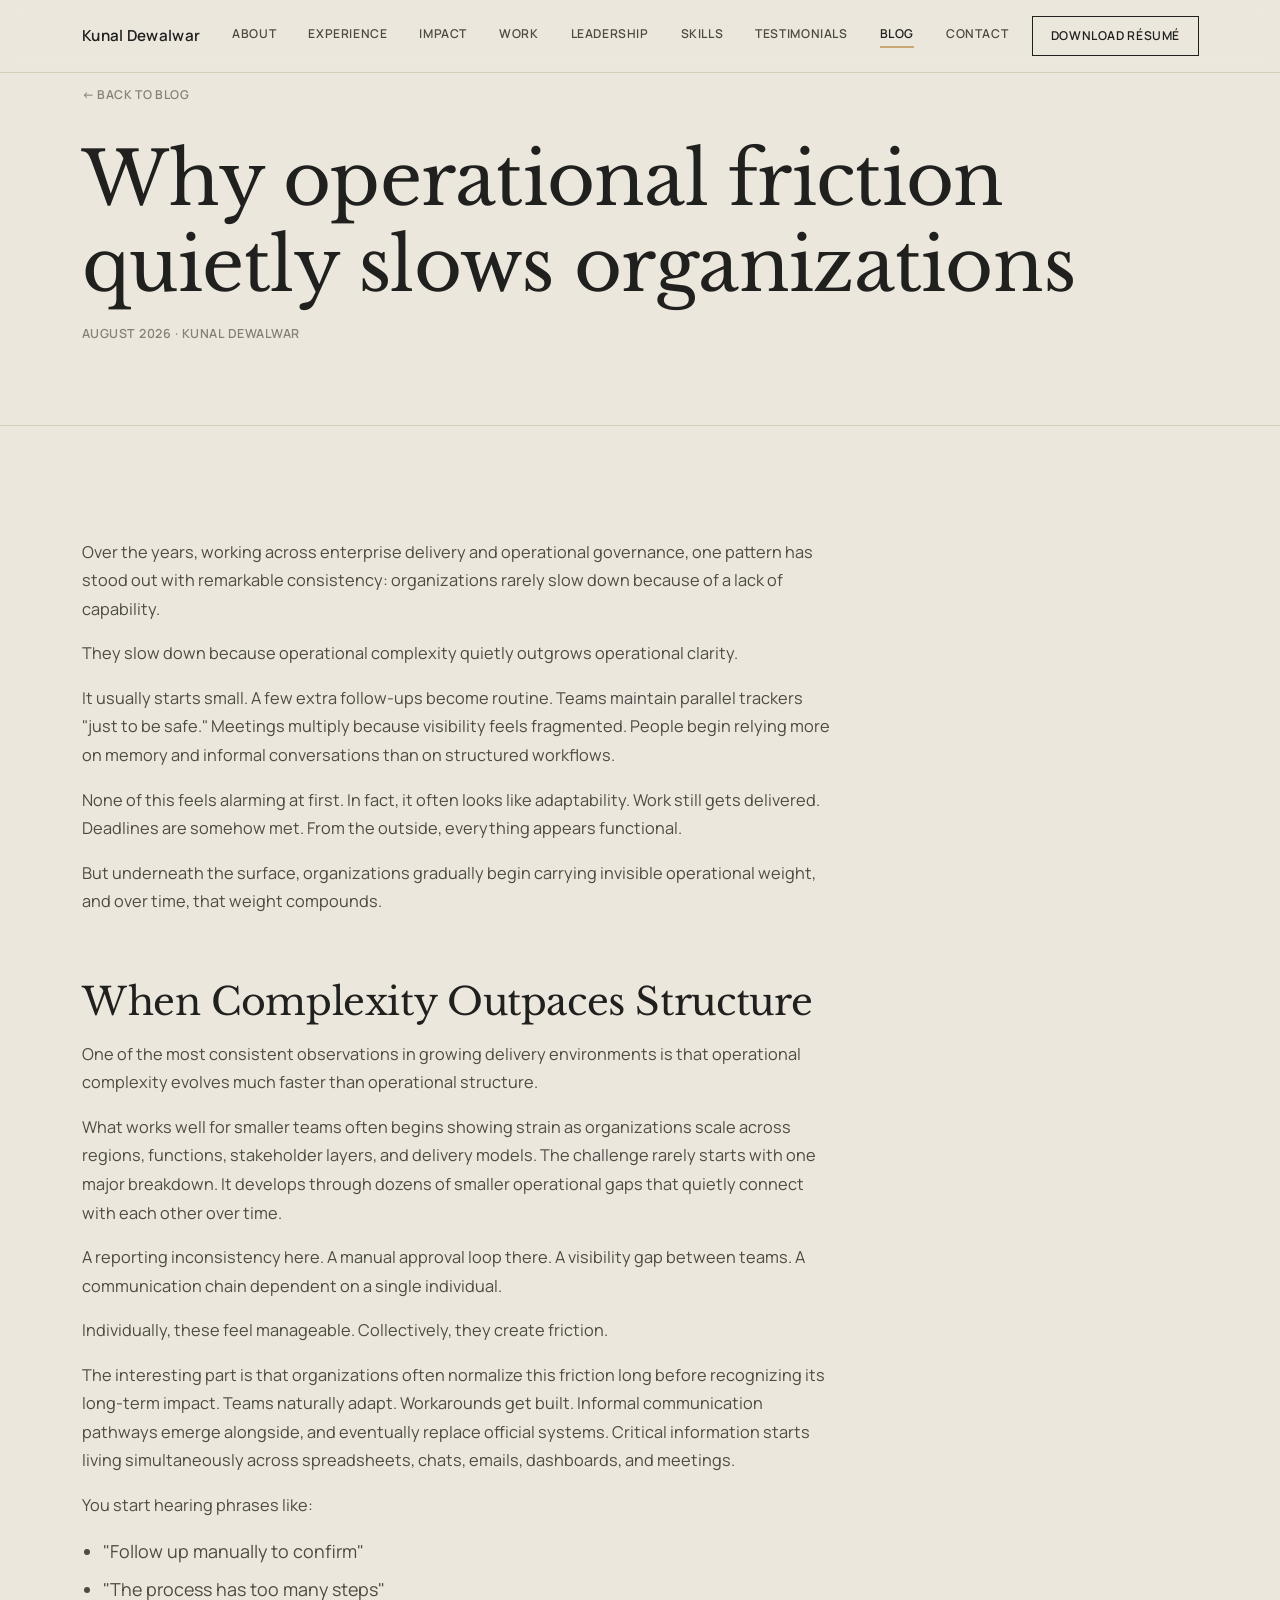
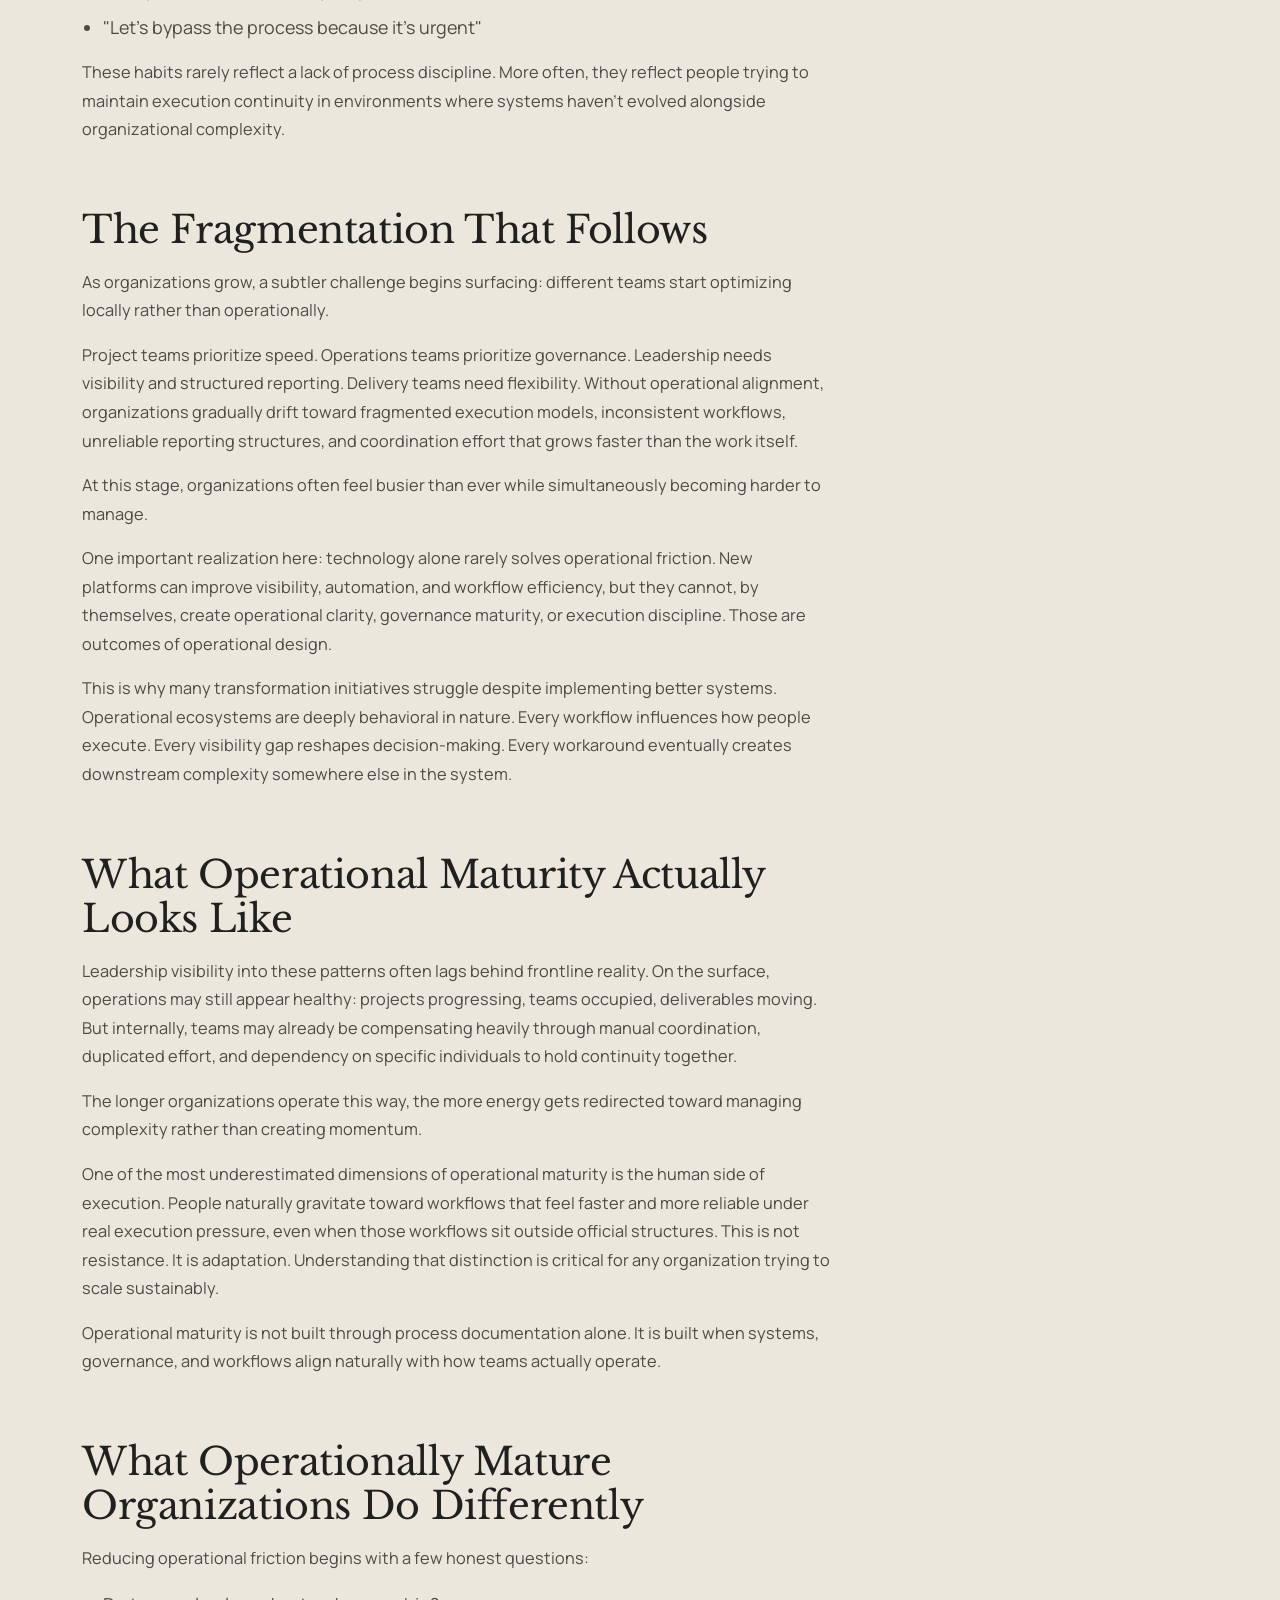
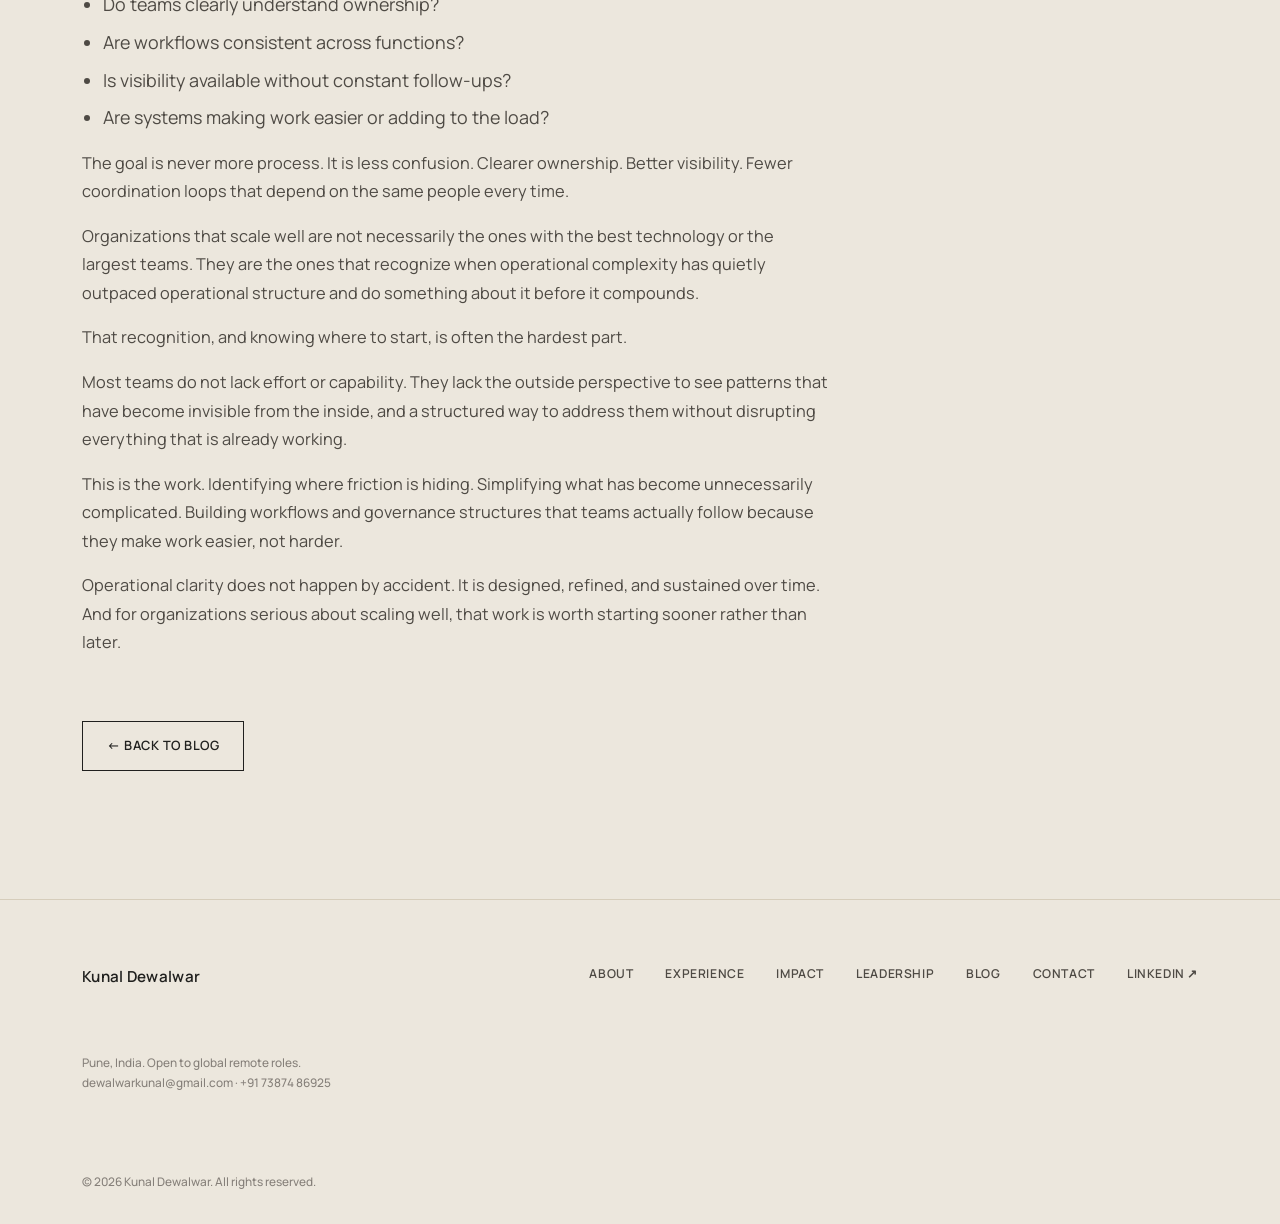
<file: blog/why-operational-friction-quietly-slows-organizations.html>
<!DOCTYPE html>
<html lang="en">
<head>
<meta charset="UTF-8">
<meta name="viewport" content="width=device-width, initial-scale=1.0">
<title>Why Operational Friction Quietly Slows Organizations — Kunal Dewalwar</title>
<meta name="description" content="Organisations rarely slow down because of a lack of capability. They slow down because operational complexity quietly outgrows operational clarity.">
<meta property="og:title" content="Why Operational Friction Quietly Slows Organizations">
<meta property="og:description" content="Organisations rarely slow down because of a lack of capability. They slow down because operational complexity quietly outgrows operational clarity.">
<meta property="og:type" content="article">
<link rel="canonical" href="https://kunaldewalwar.in/blog/why-operational-friction-quietly-slows-organizations.html">

<link rel="preconnect" href="https://fonts.googleapis.com">
<link rel="preconnect" href="https://fonts.gstatic.com" crossorigin>
<link href="https://fonts.googleapis.com/css2?family=Libre+Baskerville:ital,wght@0,400;0,700;1,400&family=Manrope:wght@400;500;600;700;800&display=swap" rel="stylesheet">
<link rel="stylesheet" href="../style.css">

<!-- Google Analytics (GA4) -->
<script async src="https://www.googletagmanager.com/gtag/js?id=G-5FJBK6BG4V"></script>
<script>
  window.dataLayer = window.dataLayer || [];
  function gtag(){dataLayer.push(arguments);}
  gtag('js', new Date());
  gtag('config', 'G-5FJBK6BG4V');
</script>
</head>
<body>

<header class="site-header">
  <div class="header-inner">
    <a href="../index.html#home" class="logo-mark" aria-label="Kunal Dewalwar, Home">
    Kunal Dewalwar
    </a>
    <nav class="main-nav" aria-label="Primary">
      <a href="../index.html#about">About</a>
      <a href="../index.html#experience">Experience</a>
      <a href="../index.html#Impact">Impact</a>
      <a href="../index.html#case-studies">Work</a>
      <a href="../index.html#leadership">Leadership</a>
      <a href="../index.html#skills">Skills</a>
      <a href="../index.html#testimonials">Testimonials</a>
      <a href="index.html" class="active">Blog</a>
      <a href="../index.html#contact">Contact</a>
    </nav>
    <a href="../assets/documents/Kunal_Dewalwar_Resume_26.pdf" class="header-cta" target="_blank" rel="noopener noreferrer">Download Résumé</a>
    <button class="nav-toggle" aria-label="Toggle navigation" aria-expanded="false"><span></span></button>
  </div>
</header>

<main>

  <section class="post-header">
    <div class="container reveal">
      <a href="index.html" class="post-back-link">← Back to Blog</a>
      <h1>Why operational friction quietly slows organizations</h1>
      <p class="post-meta">August 2026 · Kunal Dewalwar</p>
    </div>
  </section>

  <section class="section">
    <div class="container">
      <div class="post-body">

        <p>Over the years, working across enterprise delivery and operational governance, one pattern has stood out with remarkable consistency: organizations rarely slow down because of a lack of capability.</p>

        <p>They slow down because operational complexity quietly outgrows operational clarity.</p>

        <p>It usually starts small. A few extra follow-ups become routine. Teams maintain parallel trackers "just to be safe." Meetings multiply because visibility feels fragmented. People begin relying more on memory and informal conversations than on structured workflows.</p>

        <p>None of this feels alarming at first. In fact, it often looks like adaptability. Work still gets delivered. Deadlines are somehow met. From the outside, everything appears functional.</p>

        <p>But underneath the surface, organizations gradually begin carrying invisible operational weight, and over time, that weight compounds.</p>

        <h2>When Complexity Outpaces Structure</h2>

        <p>One of the most consistent observations in growing delivery environments is that operational complexity evolves much faster than operational structure.</p>

        <p>What works well for smaller teams often begins showing strain as organizations scale across regions, functions, stakeholder layers, and delivery models. The challenge rarely starts with one major breakdown. It develops through dozens of smaller operational gaps that quietly connect with each other over time.</p>

        <p>A reporting inconsistency here. A manual approval loop there. A visibility gap between teams. A communication chain dependent on a single individual.</p>

        <p>Individually, these feel manageable. Collectively, they create friction.</p>

        <p>The interesting part is that organizations often normalize this friction long before recognizing its long-term impact. Teams naturally adapt. Workarounds get built. Informal communication pathways emerge alongside, and eventually replace official systems. Critical information starts living simultaneously across spreadsheets, chats, emails, dashboards, and meetings.</p>

        <p>You start hearing phrases like:</p>
        <ul>
          <li>"Follow up manually to confirm"</li>
          <li>"The process has too many steps"</li>
          <li>"Let's bypass the process because it's urgent"</li>
        </ul>

        <p>These habits rarely reflect a lack of process discipline. More often, they reflect people trying to maintain execution continuity in environments where systems haven't evolved alongside organizational complexity.</p>

        <h2>The Fragmentation That Follows</h2>

        <p>As organizations grow, a subtler challenge begins surfacing: different teams start optimizing locally rather than operationally.</p>

        <p>Project teams prioritize speed. Operations teams prioritize governance. Leadership needs visibility and structured reporting. Delivery teams need flexibility. Without operational alignment, organizations gradually drift toward fragmented execution models, inconsistent workflows, unreliable reporting structures, and coordination effort that grows faster than the work itself.</p>

        <p>At this stage, organizations often feel busier than ever while simultaneously becoming harder to manage.</p>

        <p>One important realization here: technology alone rarely solves operational friction. New platforms can improve visibility, automation, and workflow efficiency, but they cannot, by themselves, create operational clarity, governance maturity, or execution discipline. Those are outcomes of operational design.</p>

        <p>This is why many transformation initiatives struggle despite implementing better systems. Operational ecosystems are deeply behavioral in nature. Every workflow influences how people execute. Every visibility gap reshapes decision-making. Every workaround eventually creates downstream complexity somewhere else in the system.</p>

        <h2>What Operational Maturity Actually Looks Like</h2>

        <p>Leadership visibility into these patterns often lags behind frontline reality. On the surface, operations may still appear healthy: projects progressing, teams occupied, deliverables moving. But internally, teams may already be compensating heavily through manual coordination, duplicated effort, and dependency on specific individuals to hold continuity together.</p>

        <p>The longer organizations operate this way, the more energy gets redirected toward managing complexity rather than creating momentum.</p>

        <p>One of the most underestimated dimensions of operational maturity is the human side of execution. People naturally gravitate toward workflows that feel faster and more reliable under real execution pressure, even when those workflows sit outside official structures. This is not resistance. It is adaptation. Understanding that distinction is critical for any organization trying to scale sustainably.</p>

        <p>Operational maturity is not built through process documentation alone. It is built when systems, governance, and workflows align naturally with how teams actually operate.</p>

        <h2>What Operationally Mature Organizations Do Differently</h2>

        <p>Reducing operational friction begins with a few honest questions:</p>

        <ul>
          <li>Do teams clearly understand ownership?</li>
          <li>Are workflows consistent across functions?</li>
          <li>Is visibility available without constant follow-ups?</li>
          <li>Are systems making work easier or adding to the load?</li>
        </ul>

        <p>The goal is never more process. It is less confusion. Clearer ownership. Better visibility. Fewer coordination loops that depend on the same people every time.</p>

        <p>Organizations that scale well are not necessarily the ones with the best technology or the largest teams. They are the ones that recognize when operational complexity has quietly outpaced operational structure and do something about it before it compounds.</p>

        <p>That recognition, and knowing where to start, is often the hardest part.</p>

        <p>Most teams do not lack effort or capability. They lack the outside perspective to see patterns that have become invisible from the inside, and a structured way to address them without disrupting everything that is already working.</p>

        <p>This is the work. Identifying where friction is hiding. Simplifying what has become unnecessarily complicated. Building workflows and governance structures that teams actually follow because they make work easier, not harder.</p>

        <p>Operational clarity does not happen by accident. It is designed, refined, and sustained over time. And for organizations serious about scaling well, that work is worth starting sooner rather than later.</p>

      </div>

      <p style="margin-top: var(--space-lg);"><a href="index.html" class="btn btn-secondary">← Back to Blog</a></p>
    </div>
  </section>

</main>

<footer class="site-footer">
  <div class="container footer-inner">
    <div>
      <div class="logo-mark">Kunal Dewalwar</div>
      <p class="footer-meta">Pune, India. Open to global remote roles.<br>dewalwarkunal@gmail.com · +91 73874 86925</p>
    </div>
    <nav class="footer-nav" aria-label="Footer">
      <a href="../index.html#about">About</a>
      <a href="../index.html#experience">Experience</a>
      <a href="../index.html#Impact">Impact</a>
      <a href="../index.html#leadership">Leadership</a>
      <a href="index.html">Blog</a>
      <a href="../index.html#contact">Contact</a>
      <a href="https://linkedin.com/in/dewalwarkunal" target="_blank" rel="noopener noreferrer">LinkedIn ↗</a>
    </nav>
  </div>
  <p class="container footer-meta">© 2026 Kunal Dewalwar. All rights reserved.</p>
</footer>

<script src="../script.js"></script>
</body>
</html>
</file>
<file: style.css>
/* ==========================================================================
   KUNAL DEWALWAR — EXECUTIVE PORTFOLIO
   Design System v2.3 — Single-page architecture
   Color theme: Option 3 — Charcoal & Terracotta
   Typography: Libre Baskerville (display) + Manrope (body/UI).
   v2.3 changes: solid-fill CTAs and dark band now use --accent-deep
   instead of --ink (ink stays reserved for text/outline strokes).
   Skills section rebuilt as a two-column accordion list.
   ========================================================================== */

/* -------------------- Design Tokens -------------------- */
:root {
  /* Color — Charcoal & Terracotta */
  --paper: #ECE7DD;
  --surface: #E0D8C7;
  --surface-deep: #D1C6AE;
  --ink: #20201E;
  --ink-soft: #4E4A44;
  --ink-faint: #86807A;
  --accent: #8C4A34;       /* terracotta — primary accent */
  --accent-deep: #6B3626;
  --brass: #C9A876;        /* kept from original — pairs with terracotta */
  --brass-soft: #DCC496;
  --brass-text: #775A2F;   /* darkened brass for text use — meets WCAG AA (4.5:1) on paper/surface; --brass itself is ~1.8:1 and fails as text */
  --line: #D6CDBB;
  --line-strong: #BBAF97;
  --white: #FFFFFF;

  /* Type */
  --font-display: "Libre Baskerville", Georgia, serif;
  --font-body: "Manrope", -apple-system, "Segoe UI", sans-serif;
  --font-mono: "Manrope", -apple-system, sans-serif;
  --font-quote: "Lora", Georgia, serif;   /* elegant, legible italic — used for pull-quotes and testimonials instead of Libre Baskerville's tighter italic */

  /* Scale */
  --step-0: clamp(1rem, 0.96rem + 0.2vw, 1.125rem);
  --step-1: clamp(1.25rem, 1.15rem + 0.5vw, 1.5rem);
  --step-2: clamp(1.75rem, 1.5rem + 1.2vw, 2.375rem);
  --step-3: clamp(2.25rem, 1.8rem + 2vw, 3.4rem);
  --step-4: clamp(2.75rem, 2rem + 3.4vw, 4.6rem);

  /* Spacing */
  --space-xs: 0.5rem;
  --space-sm: 1rem;
  --space-md: 2rem;
  --space-lg: 4rem;
  --space-xl: 7rem;

  --content-width: 1180px;
}

/* -------------------- Reset -------------------- */
*, *::before, *::after { box-sizing: border-box; }
html { scroll-behavior: smooth; scroll-padding-top: 88px; }
@media (prefers-reduced-motion: reduce) {
  html { scroll-behavior: auto; }
  *, *::before, *::after {
    animation-duration: 0.01ms !important;
    animation-iteration-count: 1 !important;
    transition-duration: 0.01ms !important;
    scroll-behavior: auto !important;
  }
}

body {
  margin: 0;
  background: var(--paper);
  color: var(--ink);
  font-family: var(--font-body);
  font-size: var(--step-0);
  line-height: 1.65;
  -webkit-font-smoothing: antialiased;
  overflow-x: hidden;
}

h1, h2, h3, h4 {
  font-family: var(--font-display);
  font-weight: 400;
  line-height: 1.16;
  letter-spacing: -0.01em;
  margin: 0 0 var(--space-sm);
  color: var(--ink);
}

p { margin: 0 0 var(--space-sm); color: var(--ink-soft); }

a { color: var(--accent); text-decoration: none; }
a:hover { color: var(--accent-deep); }

img { max-width: 100%; display: block; }

a:focus-visible, button:focus-visible, [tabindex]:focus-visible {
  outline: 2px solid var(--accent);
  outline-offset: 3px;
}

.container {
  max-width: var(--content-width);
  margin: 0 auto;
  padding: 0 var(--space-md);
}

/* -------------------- Eyebrow -------------------- */
.eyebrow {
  font-family: var(--font-mono);
  font-weight: 600;
  font-size: 0.72rem;
  letter-spacing: 0.14em;
  text-transform: uppercase;
  color: var(--accent);
  display: inline-flex;
  align-items: center;
  gap: 0.5em;
  margin-bottom: var(--space-sm);
}
.eyebrow::before {
  content: "";
  width: 22px;
  height: 1px;
  background: var(--accent);
  display: inline-block;
}

/* -------------------- Header / Single-page Nav -------------------- */
.site-header {
  position: fixed;
  top: 0; left: 0; right: 0;
  z-index: 100;
  background: rgba(236, 231, 221, 0.88);
  backdrop-filter: blur(8px);
  border-bottom: 1px solid var(--line);
}
.header-inner {
  display: flex;
  align-items: center;
  padding: 1rem var(--space-md);
  max-width: var(--content-width);
  margin: 0 auto;
}
.logo-mark {
  font-family: var(--font-mono);
  font-weight: 600;
  font-size: 0.95rem;
  letter-spacing: 0.02em;
  color: var(--ink);
  display: flex;
  align-items: center;
  gap: 0.6rem;
  margin-right: 2rem;
  white-space: nowrap;
}
.logo-mark .mark {
  width: 30px; height: 30px;
  border: 1px solid var(--ink);
  border-radius: 50%;
  display: inline-flex; align-items: center; justify-content: center;
  font-size: 0.68rem;
  position: relative;
}
.logo-mark .mark::before, .logo-mark .mark::after { content: ""; position: absolute; background: var(--ink); }
.logo-mark .mark::before { width: 1px; height: 8px; top: -4px; left: 50%; }
.logo-mark .mark::after { width: 8px; height: 1px; left: -4px; top: 50%; }

.main-nav { 
  display: flex; 
  gap: var(--space-md);
  margin-right: auto;
}
.main-nav a {
  font-family: var(--font-mono);
  font-weight: 600;
  font-size: 0.76rem;
  letter-spacing: 0.05em;
  text-transform: uppercase;
  color: var(--ink-soft);
  position: relative;
  padding-bottom: 4px;
  white-space: nowrap;
}
.main-nav a:hover { color: var(--ink); }
.main-nav a.active { color: var(--ink); }
.main-nav a.active::after {
  content: "";
  position: absolute;
  left: 0; bottom: 0; width: 100%; height: 2px;
  background: var(--brass);
}

.nav-toggle {
  display: none;
  background: none;
  border: 1px solid var(--ink);
  width: 40px;
  height: 36px;
  cursor: pointer;
  margin-left: auto;
}
.nav-toggle span, .nav-toggle span::before, .nav-toggle span::after {
  content: ""; display: block; width: 18px; height: 1.5px; background: var(--ink); margin: auto;
  position: relative;
}
.nav-toggle span::before { top: -6px; position: absolute; }
.nav-toggle span::after { top: 6px; position: absolute; }

.header-cta {
  font-family: var(--font-mono);
  font-weight: 600;
  font-size: 0.76rem;
  letter-spacing: 0.05em;
  text-transform: uppercase;
  border: 1px solid var(--ink);
  padding: 0.55rem 1.1rem;
  color: var(--ink);
  white-space: nowrap;
  transition: background 0.2s ease, color 0.2s ease, border-color 0.2s ease;
  margin-left: 1.5rem;
}
.header-cta:hover { background: var(--accent-deep); border-color: var(--accent-deep); color: var(--paper); }

/* -------------------- Buttons -------------------- */
.btn {
  display: inline-flex;
  align-items: center;
  gap: 0.5em;
  font-family: var(--font-mono);
  font-weight: 600;
  font-size: 0.8rem;
  letter-spacing: 0.04em;
  text-transform: uppercase;
  padding: 0.85rem 1.5rem;
  border: 1px solid var(--ink);
  transition: background 0.2s ease, color 0.2s ease, border-color 0.2s ease, transform 0.2s ease;
}
.btn:hover { transform: translateY(-2px); }
.btn:active { transform: translateY(0); }
.btn-primary { background: var(--accent-deep); border-color: var(--accent-deep); color: var(--paper); }
.btn-primary:hover { background: var(--accent); border-color: var(--accent); color: var(--paper); }
.btn-secondary { color: var(--ink); }
.btn-secondary:hover { background: var(--accent-deep); border-color: var(--accent-deep); color: var(--paper); }
.btn-on-dark { border-color: rgba(236, 231, 221, 0.5); color: var(--paper); }
.btn-on-dark:hover { background: var(--paper); color: var(--accent-deep); border-color: var(--paper); }

@media (prefers-reduced-motion: reduce) { .btn:hover { transform: none; } }

/* -------------------- Hero w/ Parallax -------------------- */
.hero {
  position: relative;
  padding: calc(var(--space-xl) + 4rem) 0 var(--space-lg);
  border-bottom: 1px solid var(--line);
  overflow: hidden;
}
.hero-bg-grid {
  position: absolute;
  inset: -10% -10% -10% 40%;
  background-image:
    linear-gradient(var(--line) 1px, transparent 1px),
    linear-gradient(90deg, var(--line) 1px, transparent 1px);
  background-size: 48px 48px;
  opacity: 0.5;
  pointer-events: none;
  will-change: transform;
  z-index: 0;
}
.hero-inner {
  position: relative;
  z-index: 1;
  display: grid;
  grid-template-columns: 1.15fr 0.85fr;
  gap: var(--space-lg);
  align-items: center;
}
.hero h1 { font-size: var(--step-4); max-width: 14ch; }
.hero .lede { font-size: var(--step-1); color: var(--ink-soft); max-width: 46ch; margin-bottom: var(--space-md); }
.hero-positioning { font-size: 0.80rem; color: var(--ink); max-width: 48ch; margin-top: -0.4rem; margin-bottom: var(--space-md); line-height: 1.6; }
.hero-positioning strong { font-weight: 600; }
.hero-ctas { display: flex; gap: var(--space-sm); flex-wrap: wrap; }

.hero-portrait {
  position: relative;
  aspect-ratio: 4 / 5;
  background: var(--surface);
  will-change: transform;
  overflow: hidden;
}
.hero-portrait img {
  width: 100%;
  height: 100%;
  object-fit: cover;
  object-position: 50% -26px;
}
.frame-corner { position: absolute; width: 28px; height: 28px; border-color: var(--ink); border-style: solid; border-width: 0; }
.frame-corner.tl { top: -10px; left: -10px; border-top-width: 2px; border-left-width: 2px; }
.frame-corner.br { bottom: -10px; right: -10px; border-bottom-width: 2px; border-right-width: 2px; }

@keyframes fadeUpIn {
  from { opacity: 0; transform: translateY(18px); }
  to { opacity: 1; transform: translateY(0); }
}
.hero-copy > * { opacity: 0; animation: fadeUpIn 0.7s ease forwards; }
.hero-copy .eyebrow { animation-delay: 0.05s; }
.hero-copy h1 { animation-delay: 0.15s; }
.hero-copy .lede { animation-delay: 0.28s; }
.hero-copy .hero-ctas { animation-delay: 0.4s; }
.hero-portrait { opacity: 0; animation: fadeUpIn 0.9s ease forwards; animation-delay: 0.3s; }

@media (prefers-reduced-motion: reduce) {
  .hero-copy > *, .hero-portrait { opacity: 1; animation: none; transform: none; }
  .hero-bg-grid { display: none; }
}

/* -------------------- Metrics Strip (dimension-line) -------------------- */
.metrics-strip { padding: var(--space-lg) 0; border-bottom: 1px solid var(--line); }
.metrics-strip .container { display: flex; justify-content: space-between; gap: var(--space-md); flex-wrap: wrap; }
.metric { flex: 1 1 150px; text-align: center; position: relative; padding-top: 1.1rem; }
.metric::before {
  content: ""; position: absolute; top: 0; left: 15%; right: 15%; height: 1px;
  background: var(--line-strong);
  transform: scaleX(0); transform-origin: left; transition: transform 0.8s ease;
}
.metric.is-visible::before { transform: scaleX(1); }
.metric-value { font-family: var(--font-mono); font-size: var(--step-2); font-weight: 700; color: var(--ink); display: block; }
.metric-label { font-family: var(--font-mono); font-weight: 600; font-size: 0.7rem; letter-spacing: 0.08em; text-transform: uppercase; color: var(--ink-faint); margin-top: 0.3rem; display: block; }
.metric-context { font-family: var(--font-mono); font-weight: 500; font-size: 0.62rem; letter-spacing: 0.02em; text-transform: none; color: var(--ink-faint); opacity: 0.72; margin-top: 0.2rem; display: block; }

/* -------------------- Section Basics -------------------- */
.section { padding: var(--space-xl) 0; scroll-margin-top: 88px; }
.section-alt { background: var(--surface); }
.section-head { max-width: 60ch; margin-bottom: var(--space-lg); }
.section-head h2 { font-size: var(--step-3); }
.section-head p { font-size: var(--step-0); max-width: 55ch; }

/* -------------------- Pillars -------------------- */
.pillars-grid { display: grid; grid-template-columns: repeat(4, 1fr); gap: 1px; background: var(--line); border: 1px solid var(--line); }
.pillar { background: var(--paper); padding: var(--space-md); display: flex; flex-direction: column; gap: var(--space-xs); transition: background 0.25s ease; }
.pillar:hover { background: var(--surface); }
.pillar-tag { font-family: var(--font-mono); font-weight: 600; font-size: 0.7rem; letter-spacing: 0.08em; color: var(--brass-text); text-transform: uppercase; }
.pillar h3 { font-size: 1.2rem; margin-bottom: 0.25rem; }
.pillar p { font-size: 0.92rem; margin-bottom: 0.75rem; }
.pillar-proof { margin-top: auto; font-family: var(--font-mono); font-size: 0.76rem; color: var(--ink); border-top: 1px solid var(--line); padding-top: 0.75rem; }

/* -------------------- Experience Timeline (vertical) -------------------- */
.timeline { position: relative; display: flex; flex-direction: column; }
.timeline-item {
  display: grid;
  grid-template-columns: 150px 24px 1fr;
  gap: var(--space-md);
  padding-bottom: var(--space-lg);
  position: relative;
}
.timeline-item:last-child { padding-bottom: 0; }
.timeline-date {
  font-family: var(--font-mono);
  font-weight: 600;
  font-size: 0.76rem;
  color: var(--ink-faint);
  letter-spacing: 0.03em;
  padding-top: 0.2rem;
  text-align: right;
}
.timeline-marker { position: relative; display: flex; justify-content: center; }
.timeline-marker::before {
  content: "";
  width: 9px; height: 9px;
  border-radius: 50%;
  background: var(--paper);
  border: 2px solid var(--accent);
  position: relative;
  z-index: 1;
  margin-top: 0.35rem;
}
.timeline-marker::after {
  content: "";
  position: absolute;
  top: 1rem;
  bottom: calc(-1 * var(--space-lg));
  left: 50%;
  width: 1px;
  background: var(--line);
  transform: translateX(-50%);
}
.timeline-item:last-child .timeline-marker::after { display: none; }
.timeline-role { font-family: var(--font-display); font-size: 1.25rem; color: var(--ink); margin-bottom: 0.2rem; }
.timeline-company {
  font-family: var(--font-mono);
  font-weight: 600;
  font-size: 0.76rem;
  text-transform: uppercase;
  letter-spacing: 0.05em;
  color: var(--accent);
  margin-bottom: 0.7rem;
}
.timeline-content p { font-size: 0.94rem; }
.timeline-content ul { padding-left: 1.15rem; color: var(--ink-soft); font-size: 0.9rem; margin-top: 0.6rem; }
.timeline-content li { margin-bottom: 0.4rem; }

/* -------------------- Accordion (Experience) -------------------- */
.role-block { border: 1px solid var(--line); margin-bottom: var(--space-sm); background: var(--paper); }
.role-block summary { cursor: pointer; list-style: none; padding: var(--space-md); display: flex; justify-content: space-between; align-items: center; gap: var(--space-md); flex-wrap: wrap; }
.role-block summary::-webkit-details-marker { display: none; }
.role-summary-text h3 { font-size: 1.25rem; margin-bottom: 0.2rem; }
.role-meta { font-family: var(--font-mono); font-weight: 600; font-size: 0.76rem; color: var(--ink-faint); text-transform: uppercase; letter-spacing: 0.04em; }
.role-toggle-icon { width: 26px; height: 26px; border: 1px solid var(--ink); border-radius: 50%; flex-shrink: 0; position: relative; }
.role-toggle-icon::before, .role-toggle-icon::after { content: ""; position: absolute; background: var(--ink); top: 50%; left: 50%; transform: translate(-50%, -50%); }
.role-toggle-icon::before { width: 10px; height: 1px; }
.role-toggle-icon::after { width: 1px; height: 10px; transition: transform 0.2s ease; }
.role-block[open] .role-toggle-icon::after { transform: translate(-50%, -50%) rotate(90deg) scaleY(0); }
.role-body { padding: 0 var(--space-md) var(--space-lg); }
.role-grid { display: grid; grid-template-columns: repeat(2, 1fr); gap: var(--space-md); margin-top: var(--space-sm); }
.role-grid h4 { font-family: var(--font-mono); font-weight: 600; font-size: 0.74rem; text-transform: uppercase; letter-spacing: 0.06em; color: var(--accent); margin-bottom: 0.5rem; }
.role-grid ul { margin: 0; padding-left: 1.1rem; font-size: 0.92rem; color: var(--ink-soft); }
.role-grid li { margin-bottom: 0.4rem; }
.role-stats { display: flex; gap: var(--space-md); flex-wrap: wrap; margin-top: var(--space-md); padding-top: var(--space-md); border-top: 1px solid var(--line); }
.role-stats .val { font-family: var(--font-mono); font-weight: 700; font-size: 1.3rem; display: block; color: var(--ink); }
.role-stats .lbl { font-family: var(--font-mono); font-weight: 600; font-size: 0.66rem; text-transform: uppercase; letter-spacing: 0.05em; color: var(--ink-faint); }

/* -------------------- Initiative Cards -------------------- */
.initiative-grid { display: grid; grid-template-columns: repeat(3, 1fr); gap: var(--space-md); }
.initiative-card { border: 1px solid var(--line); padding: var(--space-md); display: flex; flex-direction: column; transition: border-color 0.2s ease, transform 0.2s ease; }
.initiative-card:hover { border-color: var(--accent); transform: translateY(-3px); }
.initiative-tag { font-family: var(--font-mono); font-weight: 600; font-size: 0.68rem; text-transform: uppercase; letter-spacing: 0.06em; color: var(--brass-text); margin-bottom: 0.6rem; }
.initiative-card h3 { font-size: 1.1rem; margin-bottom: 0.5rem; }
.initiative-card p { font-size: 0.9rem; flex-grow: 1; }
.initiative-meta { font-family: var(--font-mono); font-weight: 600; font-size: 0.74rem; color: var(--ink); border-top: 1px solid var(--line); padding-top: 0.7rem; margin-top: 0.7rem; }

/* -------------------- Case Study Layout -------------------- */
.case-hero { padding: var(--space-lg) 0; border-bottom: 1px solid var(--line); }
.case-hero-meta { display: flex; gap: var(--space-md); flex-wrap: wrap; margin-top: var(--space-sm); }
.case-hero-meta span { font-family: var(--font-mono); font-weight: 600; font-size: 0.74rem; color: var(--ink-faint); text-transform: uppercase; letter-spacing: 0.04em; }
.case-section { padding: var(--space-lg) 0; border-bottom: 1px solid var(--line); }
.case-section:last-of-type { border-bottom: none; }
.case-section-grid { display: grid; grid-template-columns: 220px 1fr; gap: var(--space-lg); }
.case-section-label { font-family: var(--font-mono); font-weight: 600; font-size: 0.76rem; text-transform: uppercase; letter-spacing: 0.06em; color: var(--accent); }
.case-section-body h3 { font-size: var(--step-2); margin-bottom: var(--space-sm); }
.case-section-body ul { padding-left: 1.2rem; color: var(--ink-soft); }
.case-section-body li { margin-bottom: 0.5rem; }
.result-strip { display: flex; gap: var(--space-lg); flex-wrap: wrap; margin-top: var(--space-md); }
.result-strip .metric { flex: 0 1 140px; }

.case-study { border: 1px solid var(--line); background: var(--paper); margin-bottom: var(--space-lg); }
.case-study:last-child { margin-bottom: 0; }
.case-header {
  display: flex;
  gap: var(--space-md);
  align-items: flex-start;
  padding: var(--space-lg) var(--space-md) var(--space-md);
  border-bottom: 1px solid var(--line);
}
.case-number {
  font-family: var(--font-mono);
  font-size: 2.2rem;
  font-weight: 300;
  color: var(--line-strong);
  line-height: 1;
  flex-shrink: 0;
}
.case-header h3 { font-size: var(--step-2); margin: 0.35rem 0 0.4rem; }
.case-subtitle { font-family: var(--font-quote); font-style: italic; color: var(--ink-soft); margin: 0; }

.case-study .case-section-grid { padding: var(--space-lg) var(--space-md); border-bottom: 1px solid var(--line); }
.case-study .case-section-grid:last-child { border-bottom: none; }

.case-stat-row { display: flex; gap: var(--space-lg); flex-wrap: wrap; margin-top: var(--space-md); }
.stat-value { font-family: var(--font-mono); font-weight: 700; font-size: 1.5rem; color: var(--ink); display: block; }
.stat-label { font-family: var(--font-mono); font-weight: 600; font-size: 0.7rem; text-transform: uppercase; letter-spacing: 0.05em; color: var(--ink-faint); margin-top: 0.25rem; display: block; }

.case-steps { list-style: none; counter-reset: step; padding: 0; margin: 0; display: flex; flex-direction: column; gap: var(--space-sm); }
.case-steps li { position: relative; padding-left: 2.3rem; color: var(--ink-soft); font-size: 0.94rem; }
.case-steps li::before {
  counter-increment: step;
  content: counter(step, decimal-leading-zero);
  position: absolute;
  left: 0; top: 0.1rem;
  font-family: var(--font-mono);
  font-weight: 600;
  font-size: 0.76rem;
  color: var(--brass);
}
.case-steps strong { color: var(--ink); }

.result-grid { display: flex; gap: var(--space-lg); flex-wrap: wrap; }
.result-item { text-align: left; position: relative; padding-top: 1.1rem; min-width: 140px; }
.result-item::before { content: ""; position: absolute; top: 0; left: 0; width: 32px; height: 1px; background: var(--line-strong); }
.result-number { font-family: var(--font-mono); font-weight: 700; font-size: var(--step-2); color: var(--ink); display: block; }
.result-label { font-family: var(--font-mono); font-weight: 600; font-size: 0.72rem; text-transform: uppercase; letter-spacing: 0.05em; color: var(--ink-faint); margin-top: 0.3rem; display: block; max-width: 18ch; }

.quote-block { border-left: 2px solid var(--brass); padding: var(--space-sm) 0 var(--space-sm) var(--space-md); margin: var(--space-md) 0; }
.quote-block p { font-family: var(--font-quote); font-style: italic; font-size: var(--step-1); color: var(--ink); margin: 0; }
.quote-block cite { font-family: var(--font-mono); font-weight: 600; font-size: 0.74rem; text-transform: uppercase; letter-spacing: 0.05em; color: var(--ink-faint); font-style: normal; display: block; margin-top: 0.6rem; }

.gap-diagram { display: grid; grid-template-columns: repeat(3, 1fr); gap: 1px; background: var(--line); border: 1px solid var(--line); margin: var(--space-md) 0; }
.gap-node { background: var(--paper); padding: var(--space-sm); text-align: center; }
.gap-node .n { font-family: var(--font-mono); font-weight: 600; font-size: 0.7rem; color: var(--ink-faint); display: block; margin-bottom: 0.3rem; }
.gap-node .t { font-size: 0.86rem; color: var(--ink); }

/* -------------------- Process Flow Diagram -------------------- */
.flow-diagram { display: grid; grid-template-columns: repeat(4, 1fr); gap: 0; margin: var(--space-md) 0 var(--space-lg); border: 1px solid var(--line); }
.flow-stage {
  padding: var(--space-md);
  border-right: 1px solid var(--line);
  position: relative;
  background: var(--paper);
}
.flow-stage:last-child { border-right: none; }
.flow-stage::after {
  content: "→";
  position: absolute;
  top: var(--space-md);
  right: -13px;
  font-family: var(--font-mono);
  color: var(--brass);
  background: var(--paper);
  z-index: 2;
  font-size: 0.9rem;
}
.flow-stage:last-child::after { content: ""; }
.flow-stage-num { font-family: var(--font-mono); font-weight: 600; font-size: 0.7rem; color: var(--brass-text); letter-spacing: 0.06em; display: block; margin-bottom: 0.5rem; }
.flow-stage h4 { font-size: 1.02rem; margin-bottom: 0.4rem; }
.flow-stage .tat { font-family: var(--font-mono); font-weight: 600; font-size: 0.72rem; color: var(--ink-faint); display: block; margin-bottom: 0.6rem; }
.flow-stage ul { padding-left: 1rem; font-size: 0.82rem; margin: 0; }
.flow-stage li { margin-bottom: 0.3rem; }
.flow-role { font-family: var(--font-mono); font-weight: 600; font-size: 0.68rem; text-transform: uppercase; letter-spacing: 0.04em; color: var(--accent); display: block; margin-top: 0.6rem; }

/* -------------------- Leadership Grid (card-based) -------------------- */
.leadership-grid { display: grid; grid-template-columns: repeat(3, 1fr); gap: var(--space-md); }
.leadership-card { border: 1px solid var(--line); padding: var(--space-md); background: var(--paper); transition: background 0.25s ease; }
.leadership-card:hover { background: var(--surface); }
.leadership-icon {
  font-family: var(--font-mono);
  font-weight: 600;
  font-size: 0.8rem;
  color: var(--brass);
  border: 1px solid var(--line-strong);
  width: 34px; height: 34px;
  border-radius: 50%;
  display: flex; align-items: center; justify-content: center;
  margin-bottom: var(--space-sm);
}
.leadership-card h3 { font-size: 1.15rem; margin-bottom: 0.4rem; }
.leadership-card p { font-size: 0.92rem; }

/* -------------------- Leadership Principles (legacy, unused by current markup) -------------------- */
.principles-grid { display: grid; grid-template-columns: repeat(2, 1fr); gap: var(--space-md); }
.principle-card { padding: var(--space-md) 0; border-top: 1px solid var(--line); }
.principle-card h3 { font-size: 1.2rem; }
.principle-eyebrow { font-family: var(--font-mono); font-weight: 600; font-size: 0.68rem; text-transform: uppercase; letter-spacing: 0.06em; color: var(--ink-faint); display: block; margin-bottom: 0.4rem; }

/* -------------------- Skills -------------------- */
/* Two-column category grid (fills the row width instead of leaving it empty) */
.skills-grid { display: grid; grid-template-columns: repeat(2, 1fr); gap: var(--space-lg) var(--space-xl); }
.skills-grid .skills-category { margin-bottom: 0; }
.skills-category { margin-bottom: var(--space-lg); }
.skills-category h3 { font-family: var(--font-mono); font-weight: 600; font-size: 0.82rem; text-transform: uppercase; letter-spacing: 0.06em; color: var(--accent); border-bottom: 1px solid var(--line); padding-bottom: var(--space-xs); margin-bottom: var(--space-sm); }

/* Accordion-style skill rows: native <details>, same mechanism as the Experience
   accordion, so open/closed state is handled by the browser and can't crop text.
   Only one open at a time within #skills (see inline script). */
.skills-list { display: flex; flex-direction: column; }
.skill-row { border: 1px solid var(--line); background: var(--paper); margin-bottom: 0.6rem; }
.skill-row:last-child { margin-bottom: 0; }
.skill-row summary {
  cursor: pointer;
  list-style: none;
  display: flex;
  align-items: center;
  justify-content: space-between;
  gap: var(--space-sm);
  padding: 0.9rem 1.1rem;
  font-family: var(--font-body);
  font-weight: 600;
  font-size: 0.95rem;
  color: var(--ink);
  transition: color 0.2s ease;
}
.skill-row summary::-webkit-details-marker { display: none; }
.skill-row summary:hover { color: var(--accent); }
.skill-row[open] summary { color: var(--accent-deep); }

/* Icon matches .role-toggle-icon exactly: a circle that morphs from + to − */
.skill-toggle-icon { width: 26px; height: 26px; border: 1px solid var(--ink); border-radius: 50%; flex-shrink: 0; position: relative; }
.skill-toggle-icon::before, .skill-toggle-icon::after { content: ""; position: absolute; background: var(--ink); top: 50%; left: 50%; transform: translate(-50%, -50%); }
.skill-toggle-icon::before { width: 10px; height: 1px; }
.skill-toggle-icon::after { width: 1px; height: 10px; transition: transform 0.2s ease; }
.skill-row[open] .skill-toggle-icon::after { transform: translate(-50%, -50%) rotate(90deg) scaleY(0); }
.skill-row[open] .skill-toggle-icon,
.skill-row summary:hover .skill-toggle-icon { border-color: var(--accent-deep); }
.skill-row[open] .skill-toggle-icon::before,
.skill-row[open] .skill-toggle-icon::after,
.skill-row summary:hover .skill-toggle-icon::before,
.skill-row summary:hover .skill-toggle-icon::after { background: var(--accent-deep); }

.skill-row-panel { padding: 0.9rem 1.1rem 1rem; border-top: 1px solid var(--line); }
.skill-row-panel-inner p {
  font-size: 0.88rem;
  color: var(--ink-soft);
  border-left: 2px solid var(--brass);
  padding-left: 0.9rem;
  margin: 0;
  line-height: 1.6;
}

/* Plain tag row still used for Technology & Tools (no expand behaviour) */
.tag-row { display: flex; flex-wrap: wrap; gap: 0.6rem; align-items: flex-start; }
.tag {
  font-family: var(--font-mono);
  font-weight: 500;
  font-size: 0.8rem;
  padding: 0.5rem 0.9rem;
  border: 1px solid var(--line-strong);
  color: var(--ink-soft);
  background: transparent;
  transition: border-color 0.2s ease, color 0.2s ease, background 0.2s ease;
}
.tag:hover { border-color: var(--accent); color: var(--accent); }
.tag-muted {
  color: var(--ink-faint);
  border-color: var(--line);
  font-size: 0.76rem;
  padding: 0.42rem 0.8rem;
}
.tag-muted:hover { border-color: var(--line-strong); color: var(--ink-faint); cursor: default; }

.skills-tools { margin-bottom: 0; margin-top: var(--space-lg); }
.skills-tools .tag-row { gap: 0.5rem; }

/* -------------------- Testimonials -------------------- */
.testimonial-grid { display: grid; grid-template-columns: repeat(3, 1fr); gap: var(--space-md); }
.testimonial-card {
  background: var(--paper);
  border: 1px solid var(--line);
  padding: var(--space-md);
  display: flex;
  flex-direction: column;
  transition: transform 0.25s ease, box-shadow 0.25s ease;
  position: relative;
  color: inherit;
  text-decoration: none;
}
.testimonial-linkedin-icon {
  position: absolute;
  top: var(--space-md);
  right: var(--space-md);
  width: 25px;
  height: 25px;
  transition: transform 0.2s ease, opacity 0.2s ease;
}

.testimonial-card:hover .testimonial-linkedin-icon {
  transform: scale(1.25);
  opacity: 0.85;
}
.testimonial-card:hover { transform: translateY(-3px); box-shadow: 0 10px 26px rgba(107, 54, 38, 0.09); }
.testimonial-mark { font-family: var(--font-display); font-size: 2.4rem; color: var(--brass-soft); line-height: 1; margin-bottom: 0.4rem; }
.testimonial-quote { font-family: var(--font-quote); font-style: italic; font-size: 1.05rem; color: var(--ink); flex-grow: 1; margin-bottom: var(--space-sm); }
.testimonial-name { font-weight: 600; font-size: 0.92rem; color: var(--ink); }
.testimonial-title { font-family: var(--font-mono); font-weight: 600; font-size: 0.72rem; color: var(--ink-faint); text-transform: uppercase; letter-spacing: 0.04em; margin-top: 0.15rem; }

.testimonials-more { margin-top: var(--space-md); }
.testimonials-more > summary {
  cursor: pointer;
  list-style: none;
  display: inline-flex;
  align-items: center;
  font-family: var(--font-mono);
  font-weight: 600;
  font-size: 0.78rem;
  text-transform: uppercase;
  letter-spacing: 0.05em;
  color: var(--accent);
  padding: 0.6rem 0;
}
.testimonials-more > summary::-webkit-details-marker { display: none; }
.testimonials-more > summary:hover { color: var(--accent-deep); }
.testimonials-more[open] > summary { margin-bottom: var(--space-sm); }
.testimonials-more .testimonial-grid { margin-top: var(--space-sm); }

/* -------------------- Contact -------------------- */
.contact-grid { display: grid; grid-template-columns: 1fr 1fr; gap: var(--space-xl); }
.contact-methods { display: flex; flex-direction: column; gap: var(--space-md); }
.contact-method { padding: var(--space-sm) 0; border-bottom: 1px solid var(--line); }
.contact-method .lbl { font-family: var(--font-mono); font-weight: 600; font-size: 0.7rem; text-transform: uppercase; letter-spacing: 0.06em; color: var(--ink-faint); display: block; margin-bottom: 0.3rem; }
.contact-method a, .contact-method span.value { font-size: 1.08rem; color: var(--ink); }
.form-group { margin-bottom: var(--space-sm); }
.form-group label { font-family: var(--font-mono); font-weight: 600; font-size: 0.74rem; text-transform: uppercase; letter-spacing: 0.05em; color: var(--ink-soft); display: block; margin-bottom: 0.4rem; }
.form-group input, .form-group textarea { width: 100%; font-family: var(--font-body); font-size: 1rem; padding: 0.75rem; border: 1px solid var(--line-strong); background: var(--paper); color: var(--ink); }
.form-group input:focus, .form-group textarea:focus { outline: 2px solid var(--accent); outline-offset: 1px; border-color: var(--accent); }
.form-note { font-size: 0.84rem; color: var(--ink-faint); margin-top: var(--space-sm); }
.form-status { font-family: var(--font-mono); font-weight: 500; font-size: 0.84rem; margin-top: var(--space-sm); display: none; }
.form-status.is-success { display: block; color: var(--accent-deep); }
.form-status.is-error { display: block; color: #A6412F; }
.form-status.is-info { display: block; color: var(--brass-text); }

/* -------------------- Standalone Page Header (blog, etc.) -------------------- */
.page-header { padding: calc(var(--space-xl) * 0.7 + 88px) 0 var(--space-lg); border-bottom: 1px solid var(--line); }
.page-header h1 { font-size: var(--step-4); max-width: 20ch; }
.page-header .lede { font-size: var(--step-1); color: var(--ink-soft); max-width: 55ch; }

/* -------------------- Blog -------------------- */
.blog-grid { display: grid; grid-template-columns: repeat(2, 1fr); gap: var(--space-md); }
.blog-card {
  border: 1px solid var(--line);
  padding: var(--space-md);
  display: flex;
  flex-direction: column;
  transition: border-color 0.2s ease, transform 0.2s ease;
}
.blog-card:hover { border-color: var(--accent); transform: translateY(-3px); }
.blog-card-date {
  font-family: var(--font-mono);
  font-weight: 600;
  font-size: 0.72rem;
  text-transform: uppercase;
  letter-spacing: 0.06em;
  color: var(--ink-faint);
  margin-bottom: 0.6rem;
}
.blog-card h3 { font-size: 1.3rem; margin-bottom: 0.6rem; }
.blog-card p { font-size: 0.94rem; flex-grow: 1; }
.blog-card .read-link {
  font-family: var(--font-mono);
  font-weight: 600;
  font-size: 0.78rem;
  text-transform: uppercase;
  letter-spacing: 0.04em;
  color: var(--accent);
  margin-top: var(--space-sm);
  display: inline-block;
}

.post-header { padding: calc(var(--space-xl) * 0.7) 0 var(--space-lg); border-bottom: 1px solid var(--line); }
.post-back-link {
  font-family: var(--font-mono);
  font-weight: 600;
  font-size: 0.76rem;
  text-transform: uppercase;
  letter-spacing: 0.05em;
  color: var(--ink-faint);
  display: inline-block;
  margin-bottom: var(--space-md);
}
.post-back-link:hover { color: var(--accent); }
.post-header h1 { font-size: var(--step-4); max-width: 22ch; }
.post-meta {
  font-family: var(--font-mono);
  font-weight: 600;
  font-size: 0.78rem;
  text-transform: uppercase;
  letter-spacing: 0.04em;
  color: var(--ink-faint);
  margin-top: var(--space-sm);
}

.post-body { max-width: 68ch; }
.post-body h2 { font-size: var(--step-2); margin-top: var(--space-lg); }
.post-body h3 { font-size: 1.3rem; margin-top: var(--space-md); }
.post-body p { font-size: 1.02rem; line-height: 1.75; margin-bottom: var(--space-sm); }
.post-body ul { padding-left: 1.3rem; color: var(--ink-soft); margin-bottom: var(--space-sm); }
.post-body li { margin-bottom: 0.5rem; }

@media (max-width: 720px) {
  .blog-grid { grid-template-columns: 1fr; }
}

/* -------------------- Closing CTA -------------------- */
.cta-band { background: var(--accent-deep); color: var(--paper); padding: var(--space-xl) 0; text-align: center; }
.cta-band h2 { color: var(--paper); font-size: var(--step-3); max-width: 20ch; margin: 0 auto var(--space-sm); }
.cta-band p { color: rgba(236, 231, 221, 0.75); max-width: 46ch; margin: 0 auto var(--space-md); }
.cta-band .hero-ctas { justify-content: center; }

/* -------------------- Footer -------------------- */
.site-footer { padding: var(--space-lg) 0 var(--space-md); border-top: 1px solid var(--line); }
.footer-inner { display: flex; justify-content: space-between; align-items: flex-start; flex-wrap: wrap; gap: var(--space-md); }
.footer-nav { display: flex; gap: var(--space-md); flex-wrap: wrap; }
.footer-nav a { font-family: var(--font-mono); font-weight: 600; font-size: 0.76rem; text-transform: uppercase; letter-spacing: 0.05em; color: var(--ink-soft); }
.footer-meta { font-family: var(--font-mono); font-weight: 500; font-size: 0.74rem; color: var(--ink-faint); margin-top: var(--space-lg); }

/* -------------------- Scroll Reveal -------------------- */
.reveal { opacity: 0; transform: translateY(14px); transition: opacity 0.6s ease, transform 0.6s ease; }
.reveal.is-visible { opacity: 1; transform: translateY(0); }

/* -------------------- Responsive -------------------- */
@media (max-width: 960px) {
  .hero-inner { grid-template-columns: 1fr; }
  .hero-portrait { max-width: 380px; }
  .hero-bg-grid { inset: -10%; }
  .pillars-grid { grid-template-columns: repeat(2, 1fr); }
  .timeline-item { grid-template-columns: 100px 20px 1fr; gap: var(--space-sm); }
  .timeline-date { text-align: left; }
  .role-grid { grid-template-columns: 1fr; }
  .initiative-grid { grid-template-columns: repeat(2, 1fr); }
  .case-section-grid { grid-template-columns: 1fr; gap: var(--space-sm); }
  .gap-diagram { grid-template-columns: repeat(2, 1fr); }
  .flow-diagram { grid-template-columns: repeat(2, 1fr); }
  .flow-stage { border-bottom: 1px solid var(--line); }
  .flow-stage::after { display: none; }
  .principles-grid { grid-template-columns: 1fr; }
  .leadership-grid { grid-template-columns: repeat(2, 1fr); }
  .skills-grid { grid-template-columns: 1fr; }
  .testimonial-grid { grid-template-columns: repeat(2, 1fr); }
  .contact-grid { grid-template-columns: 1fr; gap: var(--space-lg); }
}

@media (max-width: 720px) {
  .main-nav {
    display: none;
    position: absolute; top: 100%; left: 0; right: 0;
    background: var(--paper);
    border-bottom: 1px solid var(--line);
    flex-direction: column;
    padding: var(--space-sm) var(--space-md) var(--space-md);
    gap: var(--space-sm);
  }
  .main-nav.is-open { display: flex; }
  .header-cta { display: none; }
  .nav-toggle { display: block; }
  .pillars-grid { grid-template-columns: 1fr; }
  .timeline-item { grid-template-columns: 20px 1fr; }
  .timeline-date { grid-column: 1 / -1; text-align: left; order: -1; margin-bottom: 0.3rem; }
  .metrics-strip .container { justify-content: flex-start; }
  .metric { flex: 1 1 40%; }
  .initiative-grid { grid-template-columns: 1fr; }
  .gap-diagram { grid-template-columns: 1fr; }
  .flow-diagram { grid-template-columns: 1fr; }
  .leadership-grid { grid-template-columns: 1fr; }
  .case-header { flex-direction: column; gap: var(--space-sm); }
  .case-number { font-size: 1.6rem; }
  .case-stat-row, .result-grid { gap: var(--space-md); }
  .testimonial-grid { grid-template-columns: 1fr; }
  .role-block summary { flex-direction: row; }
}
</file>
